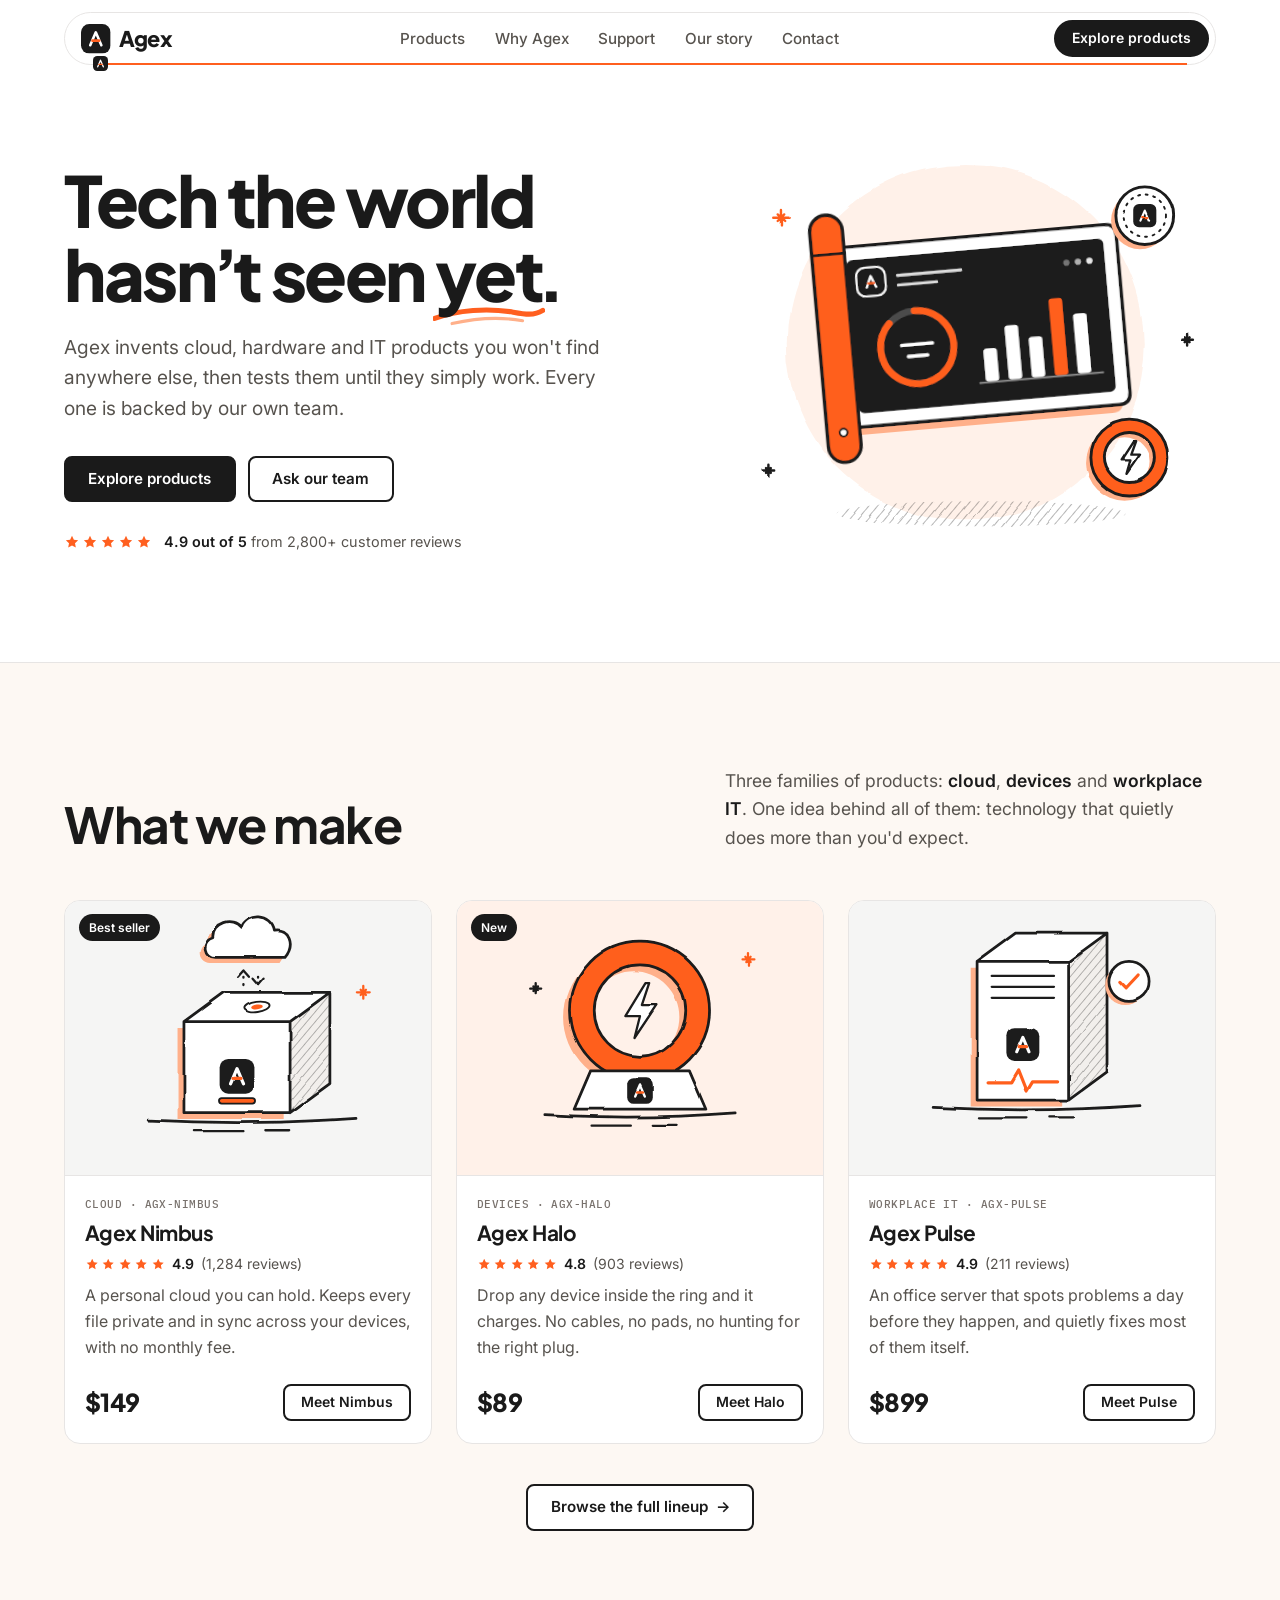
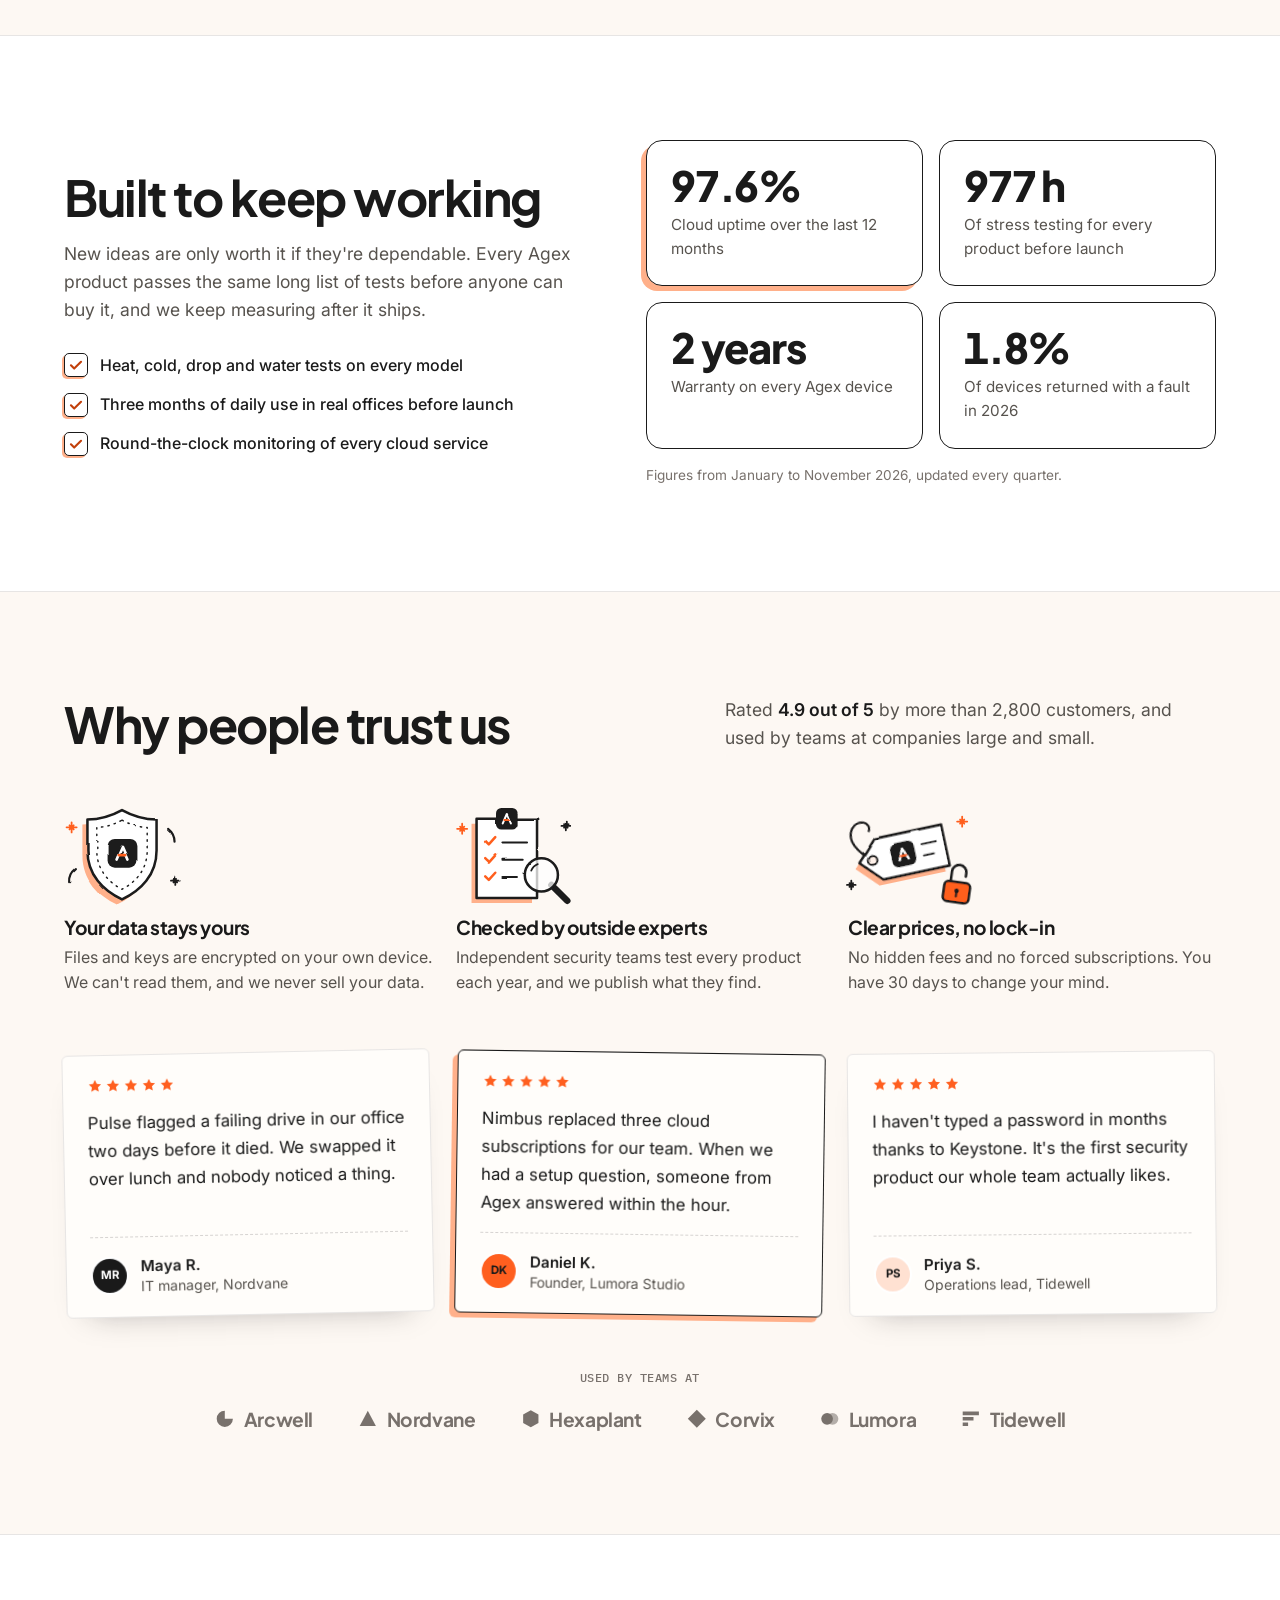
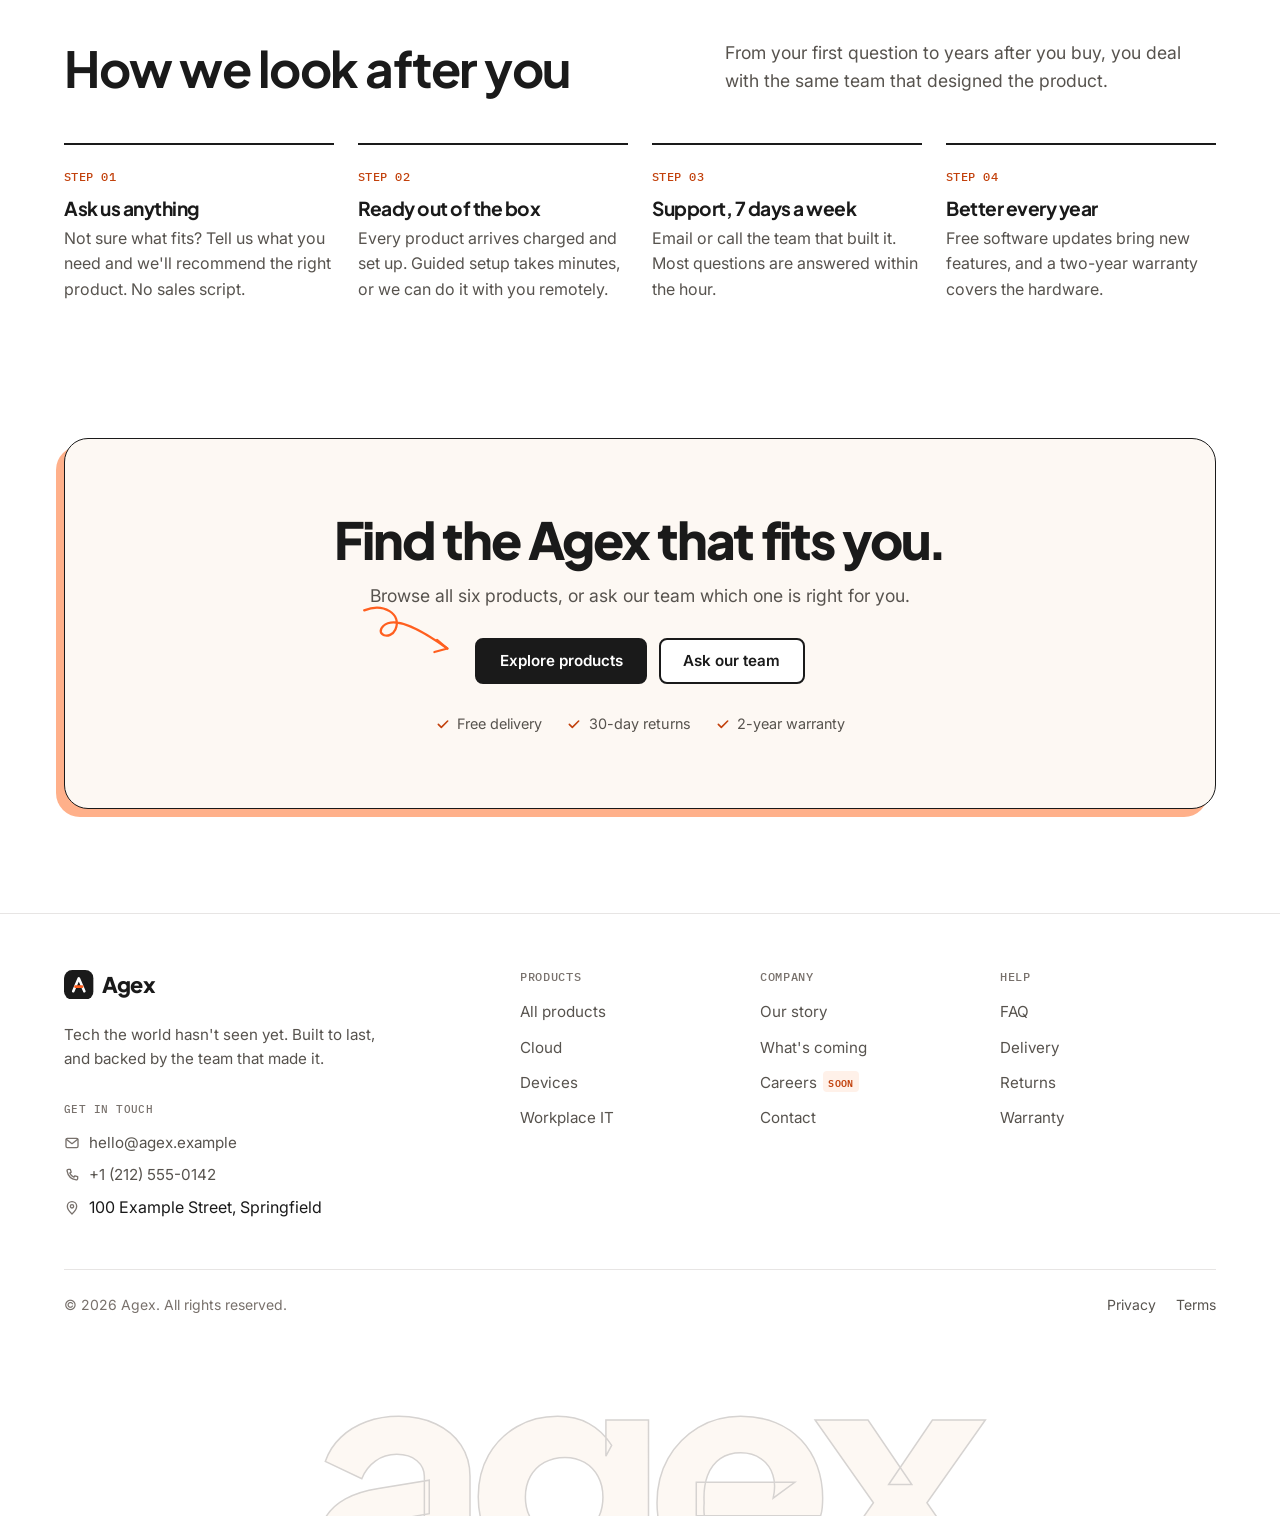
<file: application/website/index.html>
<!doctype html>
<html lang="en">
<head>
<meta charset="utf-8">
<meta name="viewport" content="width=device-width, initial-scale=1">
<meta name="color-scheme" content="light">
<!-- PLACEHOLDER: Agex, its products, reviews, figures, team and contact details are made up. Replace them before launch. -->
<meta name="description" content="Agex invents cloud, hardware and IT products you won't find anywhere else, tested to be reliable and backed by our own team.">
<title>Agex | Tech the world hasn't seen yet</title>
<link rel="icon" href="data:image/svg+xml,%3Csvg xmlns='http://www.w3.org/2000/svg' viewBox='0 0 32 32'%3E%3Crect width='32' height='32' rx='9' fill='%231a1a1a'/%3E%3Cpath d='M10 23 16 9l6 14' fill='none' stroke='%23fff' stroke-width='2.8' stroke-linecap='round' stroke-linejoin='round'/%3E%3Cpath d='M12.4 18h7.2' stroke='%23ff5f1f' stroke-width='2.8' stroke-linecap='round'/%3E%3C/svg%3E">
<link rel="preconnect" href="https://fonts.googleapis.com">
<link rel="preconnect" href="https://fonts.gstatic.com" crossorigin>
<link rel="stylesheet" href="https://fonts.googleapis.com/css2?family=IBM+Plex+Mono:wght@500;600&family=Inter:wght@400..600&family=Plus+Jakarta+Sans:wght@600..800&display=swap">
<link rel="stylesheet" href="css/style.css">
<script src="js/main.js" defer></script>
</head>
<body>
<a class="skip-link" href="#main">Skip to content</a>

<svg width="0" height="0" style="position:absolute" aria-hidden="true" focusable="false">
  <symbol id="i-logo" viewBox="0 0 32 32"><rect width="32" height="32" rx="9" fill="#1a1a1a"/><path d="M10 23 16 9l6 14" fill="none" stroke="#fff" stroke-width="2.8" stroke-linecap="round" stroke-linejoin="round"/><path d="M12.4 18h7.2" stroke="#ff5f1f" stroke-width="2.8" stroke-linecap="round"/></symbol>
  <symbol id="i-menu" viewBox="0 0 24 24"><path d="M4 7h16M4 12h16M4 17h16" fill="none" stroke="currentColor" stroke-width="2" stroke-linecap="round"/></symbol>
  <symbol id="i-check" viewBox="0 0 24 24"><path d="m5 12.5 4.5 4.5L19 7.5" fill="none" stroke="currentColor" stroke-width="2.4" stroke-linecap="round" stroke-linejoin="round"/></symbol>
  <symbol id="i-star" viewBox="0 0 24 24"><path d="m12 2.8 2.8 5.9 6.4.8-4.7 4.4 1.2 6.4L12 17.2l-5.7 3.1 1.2-6.4-4.7-4.4 6.4-.8z" fill="currentColor"/></symbol>
  <symbol id="i-mail" viewBox="0 0 24 24"><g fill="none" stroke="currentColor" stroke-width="2" stroke-linecap="round" stroke-linejoin="round"><rect x="3" y="5" width="18" height="14" rx="2"/><path d="m3.5 6.5 8.5 6.5 8.5-6.5"/></g></symbol>
  <symbol id="i-phone" viewBox="0 0 24 24"><path d="M6.6 3.5h2.8l1.4 4.2-2.1 1.4a11 11 0 0 0 6.2 6.2l1.4-2.1 4.2 1.4v2.8a2 2 0 0 1-2.2 2A16.8 16.8 0 0 1 4.6 5.7a2 2 0 0 1 2-2.2z" fill="none" stroke="currentColor" stroke-width="2" stroke-linejoin="round"/></symbol>
  <symbol id="i-pin" viewBox="0 0 24 24"><g fill="none" stroke="currentColor" stroke-width="2" stroke-linecap="round" stroke-linejoin="round"><path d="M12 21s-7-6.2-7-11.5a7 7 0 0 1 14 0C19 14.8 12 21 12 21z"/><circle cx="12" cy="9.5" r="2.5"/></g></symbol>
  <symbol id="i-clock" viewBox="0 0 24 24"><g fill="none" stroke="currentColor" stroke-width="2" stroke-linecap="round" stroke-linejoin="round"><circle cx="12" cy="12" r="9"/><path d="M12 7v5l3 2"/></g></symbol>
  <symbol id="i-info" viewBox="0 0 24 24"><g fill="none" stroke="currentColor" stroke-width="2" stroke-linecap="round"><circle cx="12" cy="12" r="9"/><path d="M12 11v5.5M12 7.5v.01"/></g></symbol>
</svg>

<header class="site-header">
  <div class="container">
    <div class="header-inner">
      <a class="logo" href="index.html" aria-label="Agex home">
        <svg aria-hidden="true"><use href="#i-logo"/></svg>
        Agex
      </a>

      <nav class="site-nav" aria-label="Primary">
        <button class="menu-button" type="button" popovertarget="site-menu" popovertargetaction="toggle" aria-controls="site-menu">
          <svg aria-hidden="true"><use href="#i-menu"/></svg>
          <span>Menu</span>
        </button>

        <ul id="site-menu" class="site-menu" popover="auto">
        <li><a href="products.html">Products</a></li>
        <li><a href="#why">Why Agex</a></li>
        <li><a href="#support">Support</a></li>
        <li><a href="about.html">Our story</a></li>
        <li><a href="contact.html">Contact</a></li>
          <li class="menu-actions">
            <a class="btn btn-primary btn-sm" href="products.html">Explore products</a>
          </li>
        </ul>
      </nav>

      <span class="route" aria-hidden="true"><span class="route-fill"></span><svg class="route-mark"><use href="#i-logo"/></svg></span>
    </div>
  </div>
</header>

<main id="main">
  <section class="hero" aria-labelledby="hero-title">
    <div class="container hero-grid">
      <div class="hero-copy">
        <h1 id="hero-title">Tech the world hasn<span class="apos">&rsquo;</span>t seen <span class="scribble">yet</span><span class="punct">.</span></h1>
        <p class="lead">Agex invents cloud, hardware and IT products you won't find anywhere else, then tests them until they simply work. Every one is backed by our own team.</p>
        <div class="hero-actions">
          <a class="btn btn-primary" href="products.html">Explore products</a>
          <a class="btn btn-outline" href="contact.html">Ask our team</a>
        </div>
        <div class="proof">
          <span class="stars" aria-hidden="true"><svg><use href="#i-star"/></svg><svg><use href="#i-star"/></svg><svg><use href="#i-star"/></svg><svg><use href="#i-star"/></svg><svg><use href="#i-star"/></svg></span>
          <p><strong>4.9 out of 5</strong> from 2,800+ customer reviews</p>
        </div>
      </div>
      <div class="hero-art">
        <img src="assets/hero.svg" width="560" height="460" alt="Hand-drawn doodle of the Agex Fold, a screen rolled out of a pen, showing a dashboard with the Agex logo. The Keystone coin and Halo charging ring float beside it." fetchpriority="high">
      </div>
    </div>
  </section>

  <section class="section section-alt" id="products" aria-labelledby="products-title">
    <div class="container">
      <div class="section-head" data-reveal>
        <h2 class="section-title" id="products-title">What we make</h2>
        <p>Three families of products: <strong>cloud</strong>, <strong>devices</strong> and <strong>workplace IT</strong>. One idea behind all of them: technology that quietly does more than you'd expect.</p>
      </div>
      <ul class="product-grid">
        <li class="product" data-reveal>
          <div class="product-media">
            <span class="product-tag">Best seller</span>
            <img src="assets/product-nimbus.svg" width="400" height="300" alt="Doodle of the Agex Nimbus cube, with the Agex logo, syncing with a cloud" loading="lazy">
          </div>
          <div class="product-body">
            <span class="sku mono">Cloud &middot; AGX-NIMBUS</span>
            <h3>Agex Nimbus</h3>
            <p class="rating"><span class="stars" aria-hidden="true"><svg><use href="#i-star"/></svg><svg><use href="#i-star"/></svg><svg><use href="#i-star"/></svg><svg><use href="#i-star"/></svg><svg><use href="#i-star"/></svg></span><strong>4.9</strong> (1,284 reviews)</p>
            <p>A personal cloud you can hold. Keeps every file private and in sync across your devices, with no monthly fee.</p>
            <div class="product-foot">
              <span class="price">$149</span>
              <a class="btn btn-outline btn-sm" href="products.html#nimbus">Meet Nimbus</a>
            </div>
          </div>
        </li>
        <li class="product" data-reveal>
          <div class="product-media is-warm">
            <span class="product-tag">New</span>
            <img src="assets/product-halo.svg" width="400" height="300" alt="Doodle of the Agex Halo charging ring with the Agex logo on its stand" loading="lazy">
          </div>
          <div class="product-body">
            <span class="sku mono">Devices &middot; AGX-HALO</span>
            <h3>Agex Halo</h3>
            <p class="rating"><span class="stars" aria-hidden="true"><svg><use href="#i-star"/></svg><svg><use href="#i-star"/></svg><svg><use href="#i-star"/></svg><svg><use href="#i-star"/></svg><svg><use href="#i-star"/></svg></span><strong>4.8</strong> (903 reviews)</p>
            <p>Drop any device inside the ring and it charges. No cables, no pads, no hunting for the right plug.</p>
            <div class="product-foot">
              <span class="price">$89</span>
              <a class="btn btn-outline btn-sm" href="products.html#halo">Meet Halo</a>
            </div>
          </div>
        </li>
        <li class="product" data-reveal>
          <div class="product-media">
            <img src="assets/product-pulse.svg" width="400" height="300" alt="Doodle of the Agex Pulse server with the Agex logo and a heartbeat line" loading="lazy">
          </div>
          <div class="product-body">
            <span class="sku mono">Workplace IT &middot; AGX-PULSE</span>
            <h3>Agex Pulse</h3>
            <p class="rating"><span class="stars" aria-hidden="true"><svg><use href="#i-star"/></svg><svg><use href="#i-star"/></svg><svg><use href="#i-star"/></svg><svg><use href="#i-star"/></svg><svg><use href="#i-star"/></svg></span><strong>4.9</strong> (211 reviews)</p>
            <p>An office server that spots problems a day before they happen, and quietly fixes most of them itself.</p>
            <div class="product-foot">
              <span class="price">$899</span>
              <a class="btn btn-outline btn-sm" href="products.html#pulse">Meet Pulse</a>
            </div>
          </div>
        </li>
      </ul>
      <div class="section-foot"><a class="btn btn-outline" href="products.html">Browse the full lineup <span aria-hidden="true">&rarr;</span></a></div>
    </div>
  </section>

  <section class="section" id="why" aria-labelledby="why-title">
    <div class="container why-grid">
      <div class="why-copy" data-reveal>
        <h2 class="section-title" id="why-title">Built to keep working</h2>
        <p>New ideas are only worth it if they're dependable. Every Agex product passes the same long list of tests before anyone can buy it, and we keep measuring after it ships.</p>
        <ul class="checklist">
          <li><svg class="tick" viewBox="0 0 24 24" aria-hidden="true"><path pathLength="1" d="m5 12.5 4.5 4.5L19 7.5"/></svg>Heat, cold, drop and water tests on every model</li>
          <li><svg class="tick" viewBox="0 0 24 24" aria-hidden="true"><path pathLength="1" d="m5 12.5 4.5 4.5L19 7.5"/></svg>Three months of daily use in real offices before launch</li>
          <li><svg class="tick" viewBox="0 0 24 24" aria-hidden="true"><path pathLength="1" d="m5 12.5 4.5 4.5L19 7.5"/></svg>Round-the-clock monitoring of every cloud service</li>
        </ul>
      </div>
      <div class="stats-wrap">
        <dl class="stats">
          <div class="stat" data-reveal><dt>Cloud uptime over the last 12 months</dt><dd data-count-up>99.9%</dd></div>
          <div class="stat" data-reveal><dt>Of stress testing for every product before launch</dt><dd data-count-up>1,000 h</dd></div>
          <div class="stat" data-reveal><dt>Warranty on every Agex device</dt><dd data-count-up>2 years</dd></div>
          <div class="stat" data-reveal><dt>Of devices returned with a fault in 2026</dt><dd data-count-up>1.8%</dd></div>
        </dl>
        <p class="stats-note">Figures from January to November 2026, updated every quarter.</p>
      </div>
    </div>
  </section>

  <section class="section section-alt" id="trust" aria-labelledby="trust-title">
    <div class="container">
      <div class="section-head" data-reveal>
        <h2 class="section-title" id="trust-title">Why people trust us</h2>
        <p>Rated <strong>4.9 out of 5</strong> by more than 2,800 customers, and used by teams at companies large and small.</p>
      </div>
      <ul class="trust-points">
        <li class="trust-point" data-reveal><img src="assets/trust-shield.svg" width="200" height="150" alt="" loading="lazy"><h3>Your data stays yours</h3><p>Files and keys are encrypted on your own device. We can't read them, and we never sell your data.</p></li>
        <li class="trust-point" data-reveal><img src="assets/trust-audit.svg" width="200" height="150" alt="" loading="lazy"><h3>Checked by outside experts</h3><p>Independent security teams test every product each year, and we publish what they find.</p></li>
        <li class="trust-point" data-reveal><img src="assets/trust-tag.svg" width="200" height="150" alt="" loading="lazy"><h3>Clear prices, no lock-in</h3><p>No hidden fees and no forced subscriptions. You have 30 days to change your mind.</p></li>
      </ul>
      <ul class="postcards">
        <li class="postcard" data-reveal>
          <figure>
            <span class="stars" aria-hidden="true"><svg><use href="#i-star"/></svg><svg><use href="#i-star"/></svg><svg><use href="#i-star"/></svg><svg><use href="#i-star"/></svg><svg><use href="#i-star"/></svg></span>
            <span class="sr-only">Rated 5 out of 5.</span>
            <blockquote><p>Pulse flagged a failing drive in our office two days before it died. We swapped it over lunch and nobody noticed a thing.</p></blockquote>
            <figcaption><span class="avatar av-1" aria-hidden="true">MR</span><span><strong>Maya R.</strong>IT manager, Nordvane</span></figcaption>
          </figure>
        </li>
        <li class="postcard is-featured" data-reveal>
          <figure>
            <span class="stars" aria-hidden="true"><svg><use href="#i-star"/></svg><svg><use href="#i-star"/></svg><svg><use href="#i-star"/></svg><svg><use href="#i-star"/></svg><svg><use href="#i-star"/></svg></span>
            <span class="sr-only">Rated 5 out of 5.</span>
            <blockquote><p>Nimbus replaced three cloud subscriptions for our team. When we had a setup question, someone from Agex answered within the hour.</p></blockquote>
            <figcaption><span class="avatar av-2" aria-hidden="true">DK</span><span><strong>Daniel K.</strong>Founder, Lumora Studio</span></figcaption>
          </figure>
        </li>
        <li class="postcard" data-reveal>
          <figure>
            <span class="stars" aria-hidden="true"><svg><use href="#i-star"/></svg><svg><use href="#i-star"/></svg><svg><use href="#i-star"/></svg><svg><use href="#i-star"/></svg><svg><use href="#i-star"/></svg></span>
            <span class="sr-only">Rated 5 out of 5.</span>
            <blockquote><p>I haven't typed a password in months thanks to Keystone. It's the first security product our whole team actually likes.</p></blockquote>
            <figcaption><span class="avatar av-3" aria-hidden="true">PS</span><span><strong>Priya S.</strong>Operations lead, Tidewell</span></figcaption>
          </figure>
        </li>
      </ul>
      <div class="logos">
        <h3 class="mono">Used by teams at</h3>
        <ul class="logo-row">
          <li><svg viewBox="0 0 24 24" aria-hidden="true"><path fill="currentColor" d="M12 3a9 9 0 1 0 9 9h-9z"/></svg>Arcwell</li>
          <li><svg viewBox="0 0 24 24" aria-hidden="true"><path fill="currentColor" d="M12 3 21 20H3z"/></svg>Nordvane</li>
          <li><svg viewBox="0 0 24 24" aria-hidden="true"><path fill="currentColor" d="M12 2.5 20.5 7.25v9.5L12 21.5 3.5 16.75v-9.5z"/></svg>Hexaplant</li>
          <li><svg viewBox="0 0 24 24" aria-hidden="true"><path fill="currentColor" d="M12 2 22 12 12 22 2 12z"/></svg>Corvix</li>
          <li><svg viewBox="0 0 24 24" aria-hidden="true"><circle cx="9" cy="12" r="6.5" fill="currentColor"/><circle cx="15" cy="12" r="6.5" fill="currentColor" opacity=".55"/></svg>Lumora</li>
          <li><svg viewBox="0 0 24 24" aria-hidden="true"><path fill="currentColor" d="M3 4h18v4H3zM3 10h12v4H3zM3 16h6v4H3z"/></svg>Tidewell</li>
        </ul>
      </div>
    </div>
  </section>

  <section class="section" id="support" aria-labelledby="support-title">
    <div class="container">
      <div class="section-head" data-reveal>
        <h2 class="section-title" id="support-title">How we look after you</h2>
        <p>From your first question to years after you buy, you deal with the same team that designed the product.</p>
      </div>
      <ol class="steps">
        <li class="step" data-reveal><span class="mono">Step 01</span><h3>Ask us anything</h3><p>Not sure what fits? Tell us what you need and we'll recommend the right product. No sales script.</p></li>
        <li class="step" data-reveal><span class="mono">Step 02</span><h3>Ready out of the box</h3><p>Every product arrives charged and set up. Guided setup takes minutes, or we can do it with you remotely.</p></li>
        <li class="step" data-reveal><span class="mono">Step 03</span><h3>Support, 7 days a week</h3><p>Email or call the team that built it. Most questions are answered within the hour.</p></li>
        <li class="step" data-reveal><span class="mono">Step 04</span><h3>Better every year</h3><p>Free software updates bring new features, and a two-year warranty covers the hardware.</p></li>
      </ol>
    </div>
  </section>

  <section class="cta" aria-labelledby="cta-title">
    <div class="container">
      <div class="cta-box" data-reveal>
        <h2 id="cta-title">Find the Agex that fits you<span class="punct">.</span></h2>
        <p>Browse all six products, or ask our team which one is right for you.</p>
        <div class="cta-actions">
          <svg class="cta-doodle" viewBox="0 0 120 80" aria-hidden="true">
            <path d="M6 12c22-9 44 4 36 22-6 13-24 6-14-4 14-13 46 6 74 26" fill="none" stroke="currentColor" stroke-width="2.6" stroke-linecap="round" stroke-linejoin="round"/>
            <path d="m90 46 12 10-15 4" fill="none" stroke="currentColor" stroke-width="2.6" stroke-linecap="round" stroke-linejoin="round"/>
          </svg>
          <a class="btn btn-primary" href="products.html">Explore products</a>
          <a class="btn btn-outline" href="contact.html">Ask our team</a>
        </div>
        <ul class="guarantees">
          <li><svg aria-hidden="true"><use href="#i-check"/></svg>Free delivery</li>
          <li><svg aria-hidden="true"><use href="#i-check"/></svg>30-day returns</li>
          <li><svg aria-hidden="true"><use href="#i-check"/></svg>2-year warranty</li>
        </ul>
      </div>
    </div>
  </section>

</main>

<footer class="site-footer">
  <div class="container">
    <div class="footer-grid">
      <div class="footer-brand">
        <a class="logo" href="index.html" aria-label="Agex home">
          <svg aria-hidden="true"><use href="#i-logo"/></svg>
          Agex
        </a>
        <p>Tech the world hasn't seen yet. Built to last, and backed by the team that made it.</p>
        <address class="footer-contact">
          <span class="mono">Get in touch</span>
          <ul class="contact-list">
            <li><svg aria-hidden="true"><use href="#i-mail"/></svg><a href="mailto:hello@agex.example">hello@agex.example</a></li>
            <li><svg aria-hidden="true"><use href="#i-phone"/></svg><a href="tel:+12125550142">+1 (212) 555-0142</a></li>
            <li><svg aria-hidden="true"><use href="#i-pin"/></svg><span>100 Example Street, Springfield</span></li>
          </ul>
        </address>
      </div>
      <div class="footer-col">
        <h2 class="footer-title">Products</h2>
        <ul>
          <li><a href="products.html">All products</a></li>
          <li><a href="products.html?c=cloud">Cloud</a></li>
          <li><a href="products.html?c=devices">Devices</a></li>
          <li><a href="products.html?c=workplace">Workplace IT</a></li>
        </ul>
      </div>
      <div class="footer-col">
        <h2 class="footer-title">Company</h2>
        <ul>
          <li><a href="about.html">Our story</a></li>
          <li><a href="on-the-way.html">What's coming</a></li>
          <li><a href="on-the-way.html">Careers</a><span class="soon">Soon</span></li>
          <li><a href="contact.html">Contact</a></li>
        </ul>
      </div>
      <div class="footer-col">
        <h2 class="footer-title">Help</h2>
        <ul>
          <li><a href="contact.html#faq">FAQ</a></li>
          <li><a href="terms.html#delivery">Delivery</a></li>
          <li><a href="terms.html#returns">Returns</a></li>
          <li><a href="terms.html#warranty">Warranty</a></li>
        </ul>
      </div>
    </div>

    <div class="footer-bottom">
      <p>&copy; 2026 Agex. All rights reserved.</p>
      <ul class="footer-legal">
        <li><a href="privacy.html">Privacy</a></li>
        <li><a href="terms.html">Terms</a></li>
      </ul>
    </div>
  </div>
  <div class="wordmark" aria-hidden="true">agex</div>
</footer>
</body>
</html>
</file>
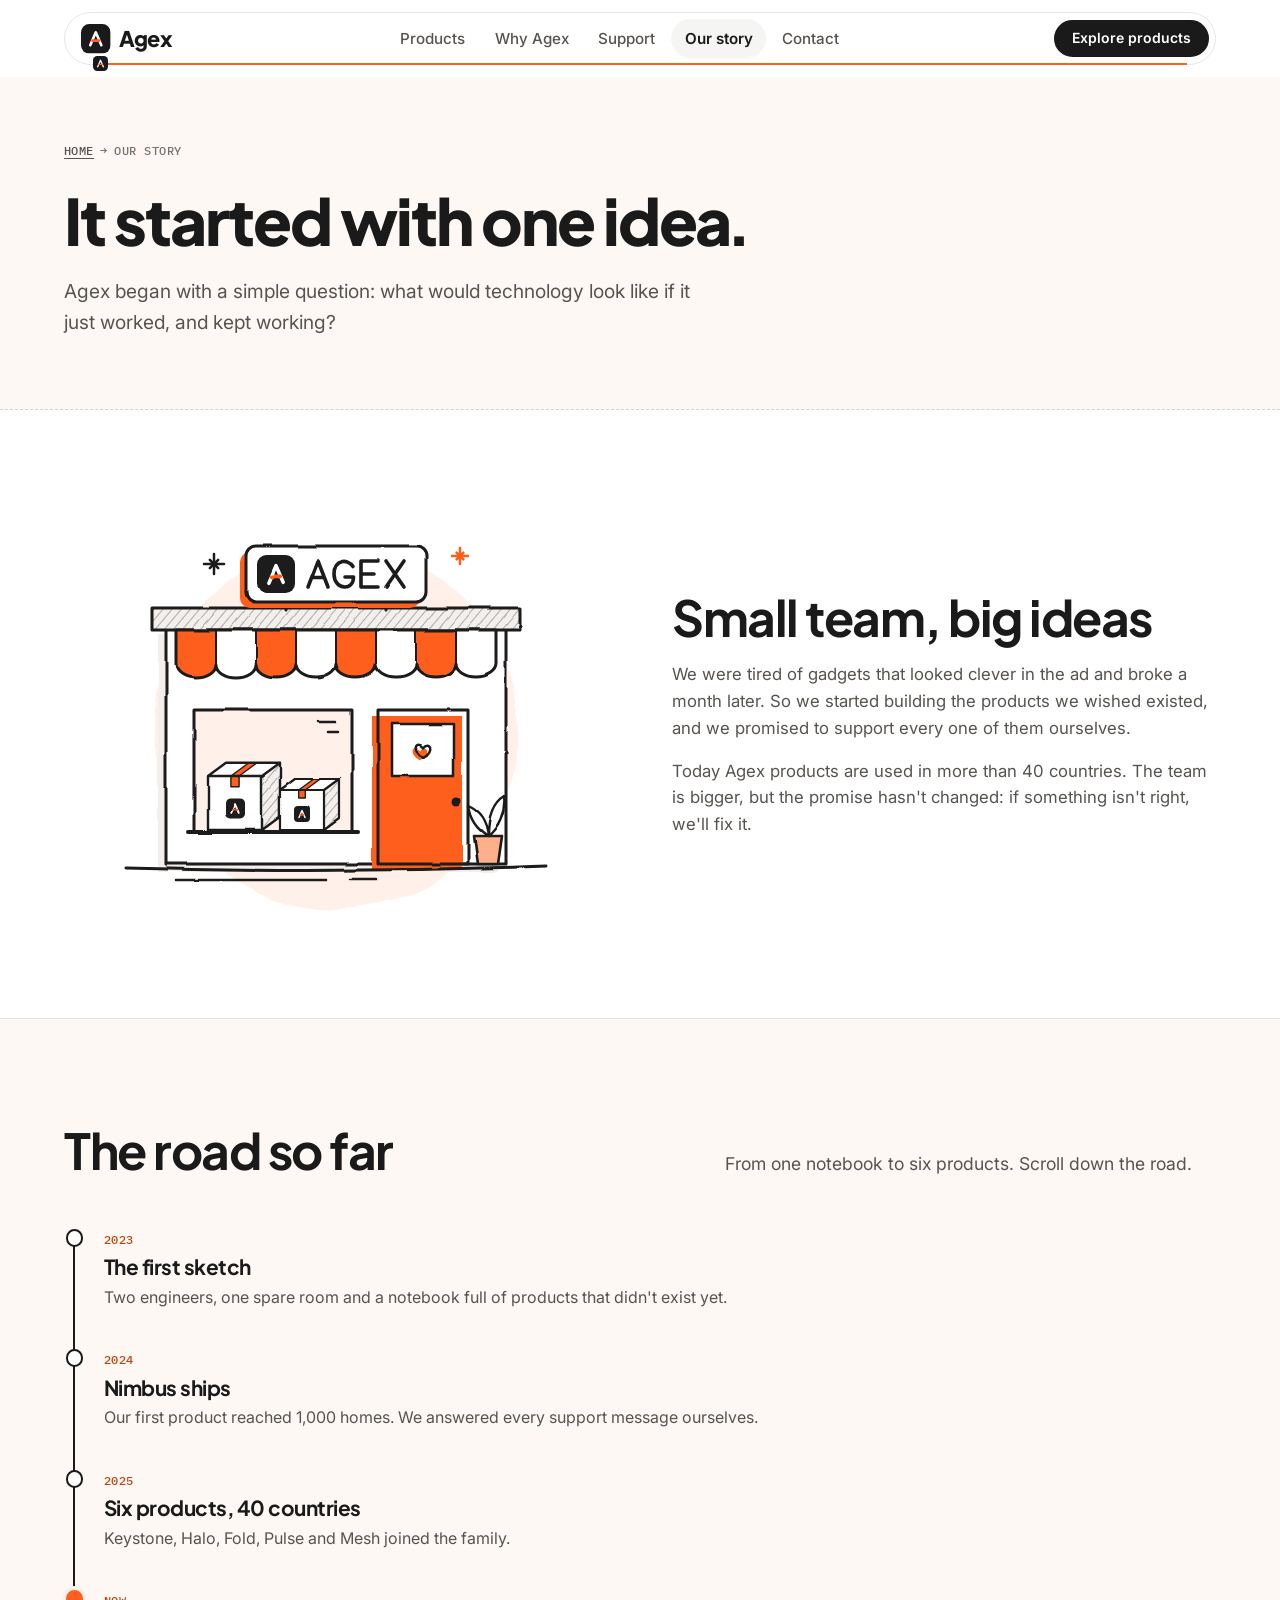
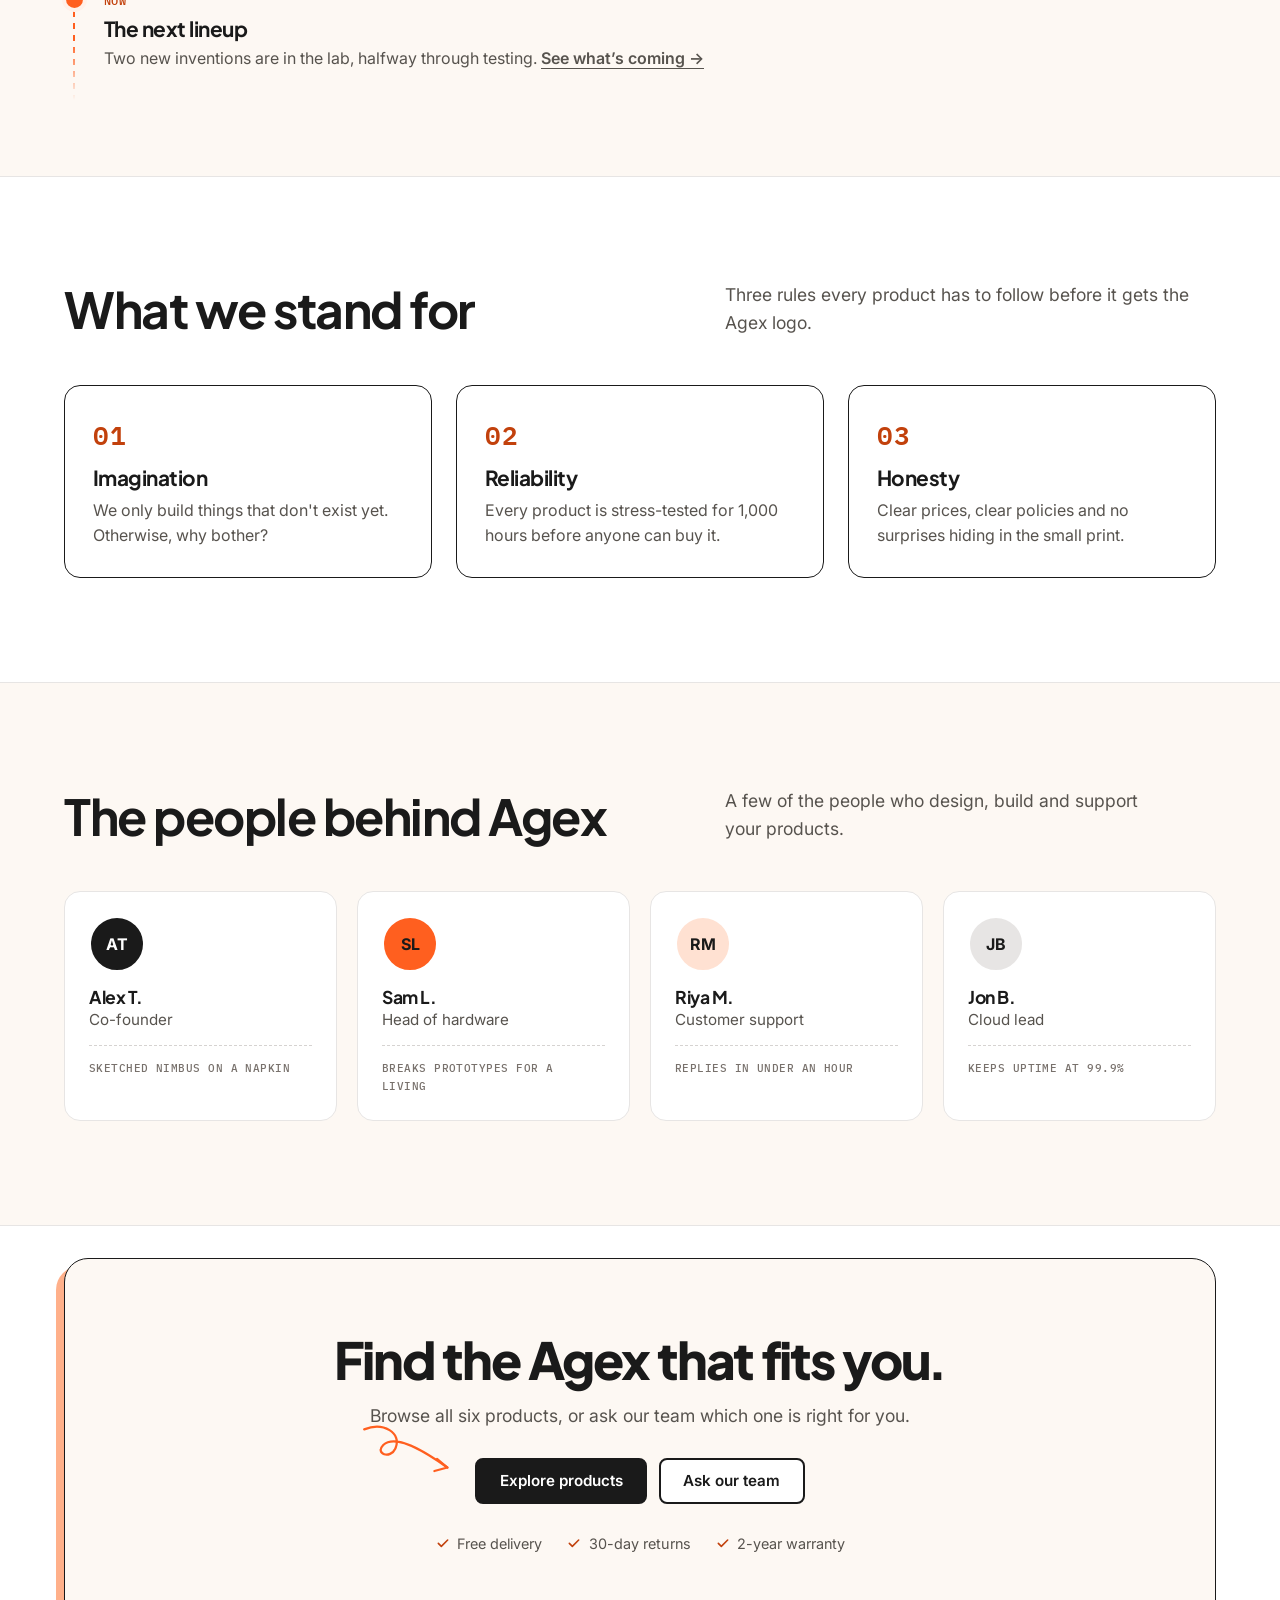
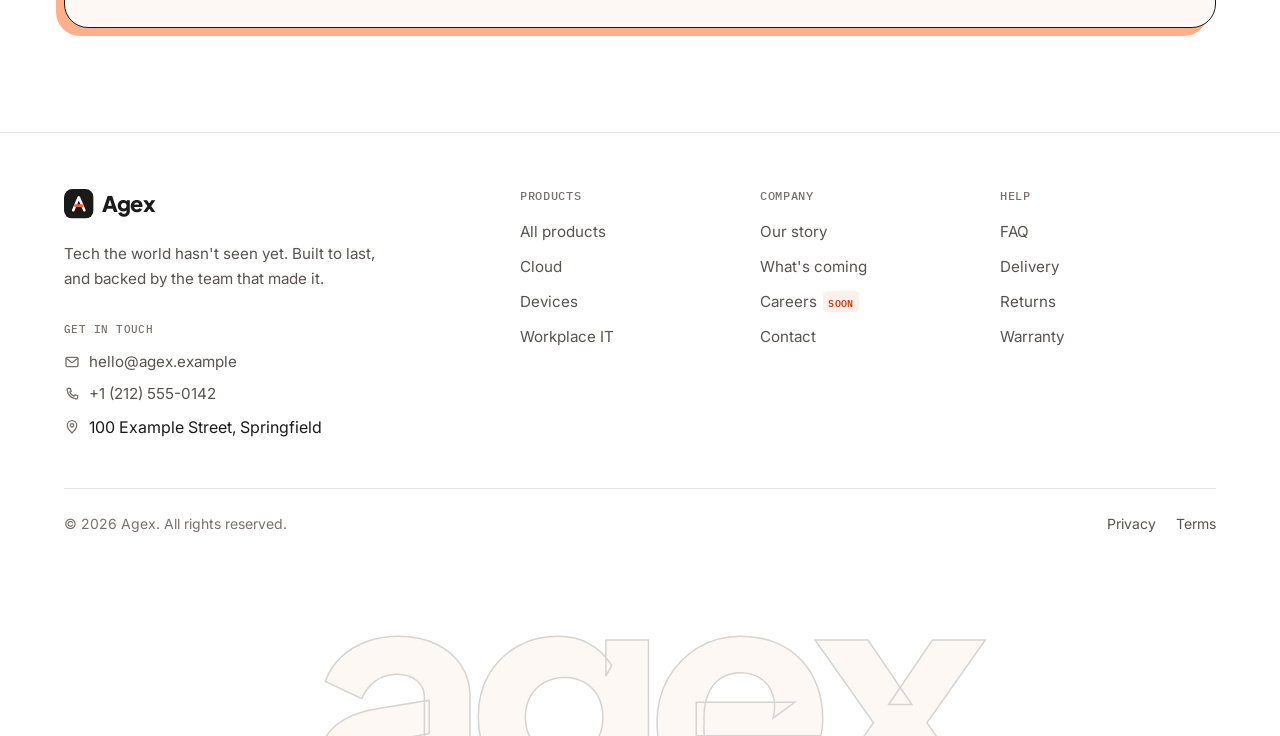
<file: application/website/about.html>
<!doctype html>
<html lang="en">
<head>
<meta charset="utf-8">
<meta name="viewport" content="width=device-width, initial-scale=1">
<meta name="color-scheme" content="light">
<!-- PLACEHOLDER: Agex, its products, reviews, figures, team and contact details are made up. Replace them before launch. -->
<meta name="description" content="How Agex started with one idea, and the people who build and support your products today.">
<title>Our story | Agex</title>
<link rel="icon" href="data:image/svg+xml,%3Csvg xmlns='http://www.w3.org/2000/svg' viewBox='0 0 32 32'%3E%3Crect width='32' height='32' rx='9' fill='%231a1a1a'/%3E%3Cpath d='M10 23 16 9l6 14' fill='none' stroke='%23fff' stroke-width='2.8' stroke-linecap='round' stroke-linejoin='round'/%3E%3Cpath d='M12.4 18h7.2' stroke='%23ff5f1f' stroke-width='2.8' stroke-linecap='round'/%3E%3C/svg%3E">
<link rel="preconnect" href="https://fonts.googleapis.com">
<link rel="preconnect" href="https://fonts.gstatic.com" crossorigin>
<link rel="stylesheet" href="https://fonts.googleapis.com/css2?family=IBM+Plex+Mono:wght@500;600&family=Inter:wght@400..600&family=Plus+Jakarta+Sans:wght@600..800&display=swap">
<link rel="stylesheet" href="css/style.css">
<script src="js/main.js" defer></script>
</head>
<body>
<a class="skip-link" href="#main">Skip to content</a>

<svg width="0" height="0" style="position:absolute" aria-hidden="true" focusable="false">
  <symbol id="i-logo" viewBox="0 0 32 32"><rect width="32" height="32" rx="9" fill="#1a1a1a"/><path d="M10 23 16 9l6 14" fill="none" stroke="#fff" stroke-width="2.8" stroke-linecap="round" stroke-linejoin="round"/><path d="M12.4 18h7.2" stroke="#ff5f1f" stroke-width="2.8" stroke-linecap="round"/></symbol>
  <symbol id="i-menu" viewBox="0 0 24 24"><path d="M4 7h16M4 12h16M4 17h16" fill="none" stroke="currentColor" stroke-width="2" stroke-linecap="round"/></symbol>
  <symbol id="i-check" viewBox="0 0 24 24"><path d="m5 12.5 4.5 4.5L19 7.5" fill="none" stroke="currentColor" stroke-width="2.4" stroke-linecap="round" stroke-linejoin="round"/></symbol>
  <symbol id="i-star" viewBox="0 0 24 24"><path d="m12 2.8 2.8 5.9 6.4.8-4.7 4.4 1.2 6.4L12 17.2l-5.7 3.1 1.2-6.4-4.7-4.4 6.4-.8z" fill="currentColor"/></symbol>
  <symbol id="i-mail" viewBox="0 0 24 24"><g fill="none" stroke="currentColor" stroke-width="2" stroke-linecap="round" stroke-linejoin="round"><rect x="3" y="5" width="18" height="14" rx="2"/><path d="m3.5 6.5 8.5 6.5 8.5-6.5"/></g></symbol>
  <symbol id="i-phone" viewBox="0 0 24 24"><path d="M6.6 3.5h2.8l1.4 4.2-2.1 1.4a11 11 0 0 0 6.2 6.2l1.4-2.1 4.2 1.4v2.8a2 2 0 0 1-2.2 2A16.8 16.8 0 0 1 4.6 5.7a2 2 0 0 1 2-2.2z" fill="none" stroke="currentColor" stroke-width="2" stroke-linejoin="round"/></symbol>
  <symbol id="i-pin" viewBox="0 0 24 24"><g fill="none" stroke="currentColor" stroke-width="2" stroke-linecap="round" stroke-linejoin="round"><path d="M12 21s-7-6.2-7-11.5a7 7 0 0 1 14 0C19 14.8 12 21 12 21z"/><circle cx="12" cy="9.5" r="2.5"/></g></symbol>
  <symbol id="i-clock" viewBox="0 0 24 24"><g fill="none" stroke="currentColor" stroke-width="2" stroke-linecap="round" stroke-linejoin="round"><circle cx="12" cy="12" r="9"/><path d="M12 7v5l3 2"/></g></symbol>
  <symbol id="i-info" viewBox="0 0 24 24"><g fill="none" stroke="currentColor" stroke-width="2" stroke-linecap="round"><circle cx="12" cy="12" r="9"/><path d="M12 11v5.5M12 7.5v.01"/></g></symbol>
</svg>

<header class="site-header">
  <div class="container">
    <div class="header-inner">
      <a class="logo" href="index.html" aria-label="Agex home">
        <svg aria-hidden="true"><use href="#i-logo"/></svg>
        Agex
      </a>

      <nav class="site-nav" aria-label="Primary">
        <button class="menu-button" type="button" popovertarget="site-menu" popovertargetaction="toggle" aria-controls="site-menu">
          <svg aria-hidden="true"><use href="#i-menu"/></svg>
          <span>Menu</span>
        </button>

        <ul id="site-menu" class="site-menu" popover="auto">
        <li><a href="products.html">Products</a></li>
        <li><a href="index.html#why">Why Agex</a></li>
        <li><a href="index.html#support">Support</a></li>
        <li><a href="about.html" aria-current="page">Our story</a></li>
        <li><a href="contact.html">Contact</a></li>
          <li class="menu-actions">
            <a class="btn btn-primary btn-sm" href="products.html">Explore products</a>
          </li>
        </ul>
      </nav>

      <span class="route" aria-hidden="true"><span class="route-fill"></span><svg class="route-mark"><use href="#i-logo"/></svg></span>
    </div>
  </div>
</header>

<main id="main">

  <section class="page-head" aria-labelledby="page-title">
    <div class="container">
      <nav class="crumbs mono" aria-label="Breadcrumb"><ol><li><a href="index.html">Home</a></li><li aria-current="page">Our story</li></ol></nav>
      <h1 id="page-title">It started with one idea<span class="punct">.</span></h1>
      <p class="lead">Agex began with a simple question: what would technology look like if it just worked, and kept working?</p>
    </div>
  </section>

  <section class="section" aria-labelledby="start-title">
    <div class="container story-grid">
      <div class="story-copy" data-reveal>
        <h2 class="section-title" id="start-title">Small team, big ideas</h2>
        <p>We were tired of gadgets that looked clever in the ad and broke a month later. So we started building the products we wished existed, and we promised to support every one of them ourselves.</p>
        <p>Today Agex products are used in more than 40 countries. The team is bigger, but the promise hasn't changed: if something isn't right, we'll fix it.</p>
      </div>
      <div class="story-art" data-reveal>
        <img src="assets/about-store.svg" width="480" height="400" alt="Doodle of the Agex shop front with the Agex logo on its sign" loading="lazy">
      </div>
    </div>
  </section>

  <section class="section section-alt" aria-labelledby="route-title">
    <div class="container">
      <div class="section-head" data-reveal>
        <h2 class="section-title" id="route-title">The road so far</h2>
        <p>From one notebook to six products. Scroll down the road.</p>
      </div>
      <ol class="timeline">
        <li data-reveal>
          <span class="mono">2023</span>
          <h3>The first sketch</h3>
          <p>Two engineers, one spare room and a notebook full of products that didn't exist yet.</p>
        </li>
        <li data-reveal>
          <span class="mono">2024</span>
          <h3>Nimbus ships</h3>
          <p>Our first product reached 1,000 homes. We answered every support message ourselves.</p>
        </li>
        <li data-reveal>
          <span class="mono">2025</span>
          <h3>Six products, 40 countries</h3>
          <p>Keystone, Halo, Fold, Pulse and Mesh joined the family.</p>
        </li>
        <li class="is-now" data-reveal>
          <span class="mono">Now</span>
          <h3>The next lineup</h3>
          <p>Two new inventions are in the lab, halfway through testing. <a class="text-link" href="on-the-way.html">See what&rsquo;s coming &rarr;</a></p>
        </li>
      </ol>
    </div>
  </section>

  <section class="section" aria-labelledby="values-title">
    <div class="container">
      <div class="section-head" data-reveal>
        <h2 class="section-title" id="values-title">What we stand for</h2>
        <p>Three rules every product has to follow before it gets the Agex logo.</p>
      </div>
      <ul class="values">
        <li class="value" data-reveal><span class="mono">01</span><h3>Imagination</h3><p>We only build things that don't exist yet. Otherwise, why bother?</p></li>
        <li class="value" data-reveal><span class="mono">02</span><h3>Reliability</h3><p>Every product is stress-tested for 1,000 hours before anyone can buy it.</p></li>
        <li class="value" data-reveal><span class="mono">03</span><h3>Honesty</h3><p>Clear prices, clear policies and no surprises hiding in the small print.</p></li>
      </ul>
    </div>
  </section>

  <section class="section section-alt" aria-labelledby="crew-title">
    <div class="container">
      <div class="section-head" data-reveal>
        <h2 class="section-title" id="crew-title">The people behind Agex</h2>
        <p>A few of the people who design, build and support your products.</p>
      </div>
      <ul class="team">
        <li class="member" data-reveal>
          <span class="avatar av-1" aria-hidden="true">AT</span>
          <h3>Alex T.</h3>
          <p>Co-founder</p>
          <span class="mono">Sketched Nimbus on a napkin</span>
        </li>
        <li class="member" data-reveal>
          <span class="avatar av-2" aria-hidden="true">SL</span>
          <h3>Sam L.</h3>
          <p>Head of hardware</p>
          <span class="mono">Breaks prototypes for a living</span>
        </li>
        <li class="member" data-reveal>
          <span class="avatar av-3" aria-hidden="true">RM</span>
          <h3>Riya M.</h3>
          <p>Customer support</p>
          <span class="mono">Replies in under an hour</span>
        </li>
        <li class="member" data-reveal>
          <span class="avatar av-4" aria-hidden="true">JB</span>
          <h3>Jon B.</h3>
          <p>Cloud lead</p>
          <span class="mono">Keeps uptime at 99.9%</span>
        </li>
      </ul>
    </div>
  </section>

  <section class="cta" aria-labelledby="cta-title">
    <div class="container">
      <div class="cta-box" data-reveal>
        <h2 id="cta-title">Find the Agex that fits you<span class="punct">.</span></h2>
        <p>Browse all six products, or ask our team which one is right for you.</p>
        <div class="cta-actions">
          <svg class="cta-doodle" viewBox="0 0 120 80" aria-hidden="true">
            <path d="M6 12c22-9 44 4 36 22-6 13-24 6-14-4 14-13 46 6 74 26" fill="none" stroke="currentColor" stroke-width="2.6" stroke-linecap="round" stroke-linejoin="round"/>
            <path d="m90 46 12 10-15 4" fill="none" stroke="currentColor" stroke-width="2.6" stroke-linecap="round" stroke-linejoin="round"/>
          </svg>
          <a class="btn btn-primary" href="products.html">Explore products</a>
          <a class="btn btn-outline" href="contact.html">Ask our team</a>
        </div>
        <ul class="guarantees">
          <li><svg aria-hidden="true"><use href="#i-check"/></svg>Free delivery</li>
          <li><svg aria-hidden="true"><use href="#i-check"/></svg>30-day returns</li>
          <li><svg aria-hidden="true"><use href="#i-check"/></svg>2-year warranty</li>
        </ul>
      </div>
    </div>
  </section>

</main>

<footer class="site-footer">
  <div class="container">
    <div class="footer-grid">
      <div class="footer-brand">
        <a class="logo" href="index.html" aria-label="Agex home">
          <svg aria-hidden="true"><use href="#i-logo"/></svg>
          Agex
        </a>
        <p>Tech the world hasn't seen yet. Built to last, and backed by the team that made it.</p>
        <address class="footer-contact">
          <span class="mono">Get in touch</span>
          <ul class="contact-list">
            <li><svg aria-hidden="true"><use href="#i-mail"/></svg><a href="mailto:hello@agex.example">hello@agex.example</a></li>
            <li><svg aria-hidden="true"><use href="#i-phone"/></svg><a href="tel:+12125550142">+1 (212) 555-0142</a></li>
            <li><svg aria-hidden="true"><use href="#i-pin"/></svg><span>100 Example Street, Springfield</span></li>
          </ul>
        </address>
      </div>
      <div class="footer-col">
        <h2 class="footer-title">Products</h2>
        <ul>
          <li><a href="products.html">All products</a></li>
          <li><a href="products.html?c=cloud">Cloud</a></li>
          <li><a href="products.html?c=devices">Devices</a></li>
          <li><a href="products.html?c=workplace">Workplace IT</a></li>
        </ul>
      </div>
      <div class="footer-col">
        <h2 class="footer-title">Company</h2>
        <ul>
          <li><a href="about.html">Our story</a></li>
          <li><a href="on-the-way.html">What's coming</a></li>
          <li><a href="on-the-way.html">Careers</a><span class="soon">Soon</span></li>
          <li><a href="contact.html">Contact</a></li>
        </ul>
      </div>
      <div class="footer-col">
        <h2 class="footer-title">Help</h2>
        <ul>
          <li><a href="contact.html#faq">FAQ</a></li>
          <li><a href="terms.html#delivery">Delivery</a></li>
          <li><a href="terms.html#returns">Returns</a></li>
          <li><a href="terms.html#warranty">Warranty</a></li>
        </ul>
      </div>
    </div>

    <div class="footer-bottom">
      <p>&copy; 2026 Agex. All rights reserved.</p>
      <ul class="footer-legal">
        <li><a href="privacy.html">Privacy</a></li>
        <li><a href="terms.html">Terms</a></li>
      </ul>
    </div>
  </div>
  <div class="wordmark" aria-hidden="true">agex</div>
</footer>
</body>
</html>
</file>
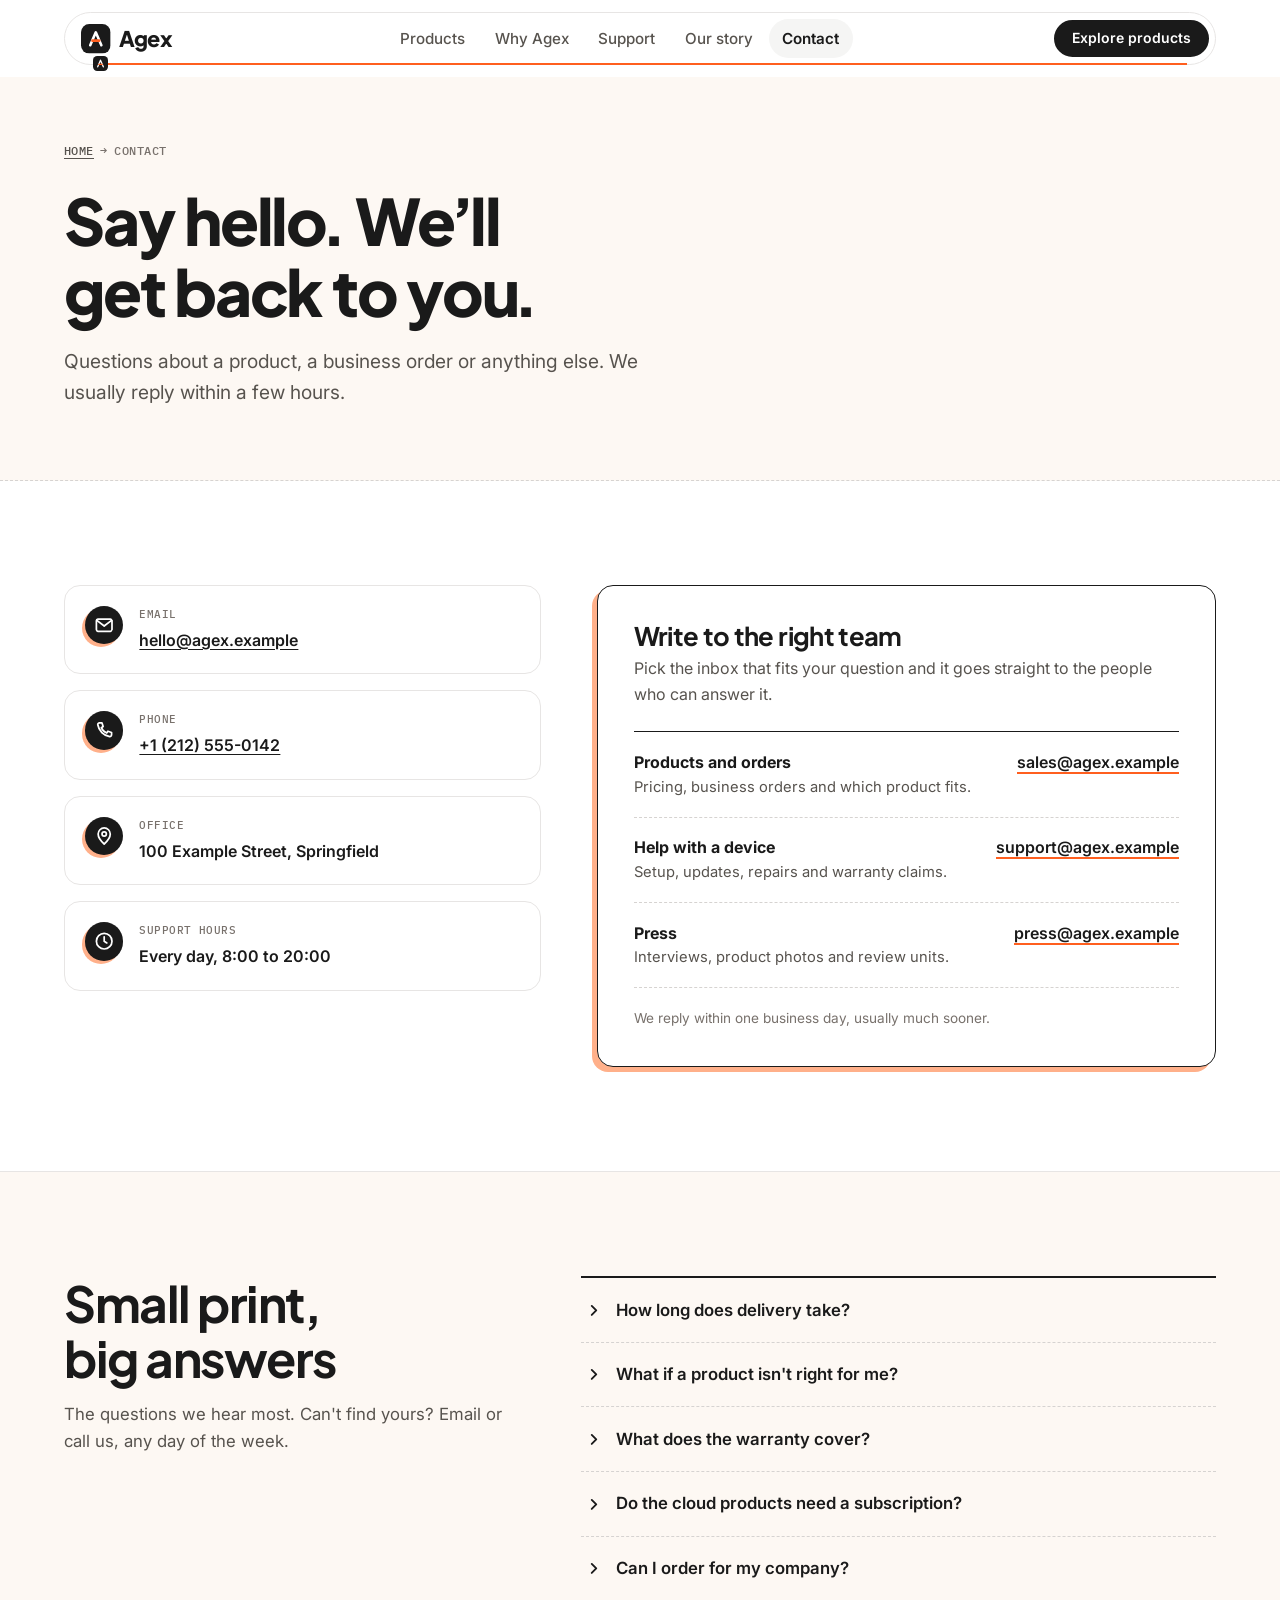
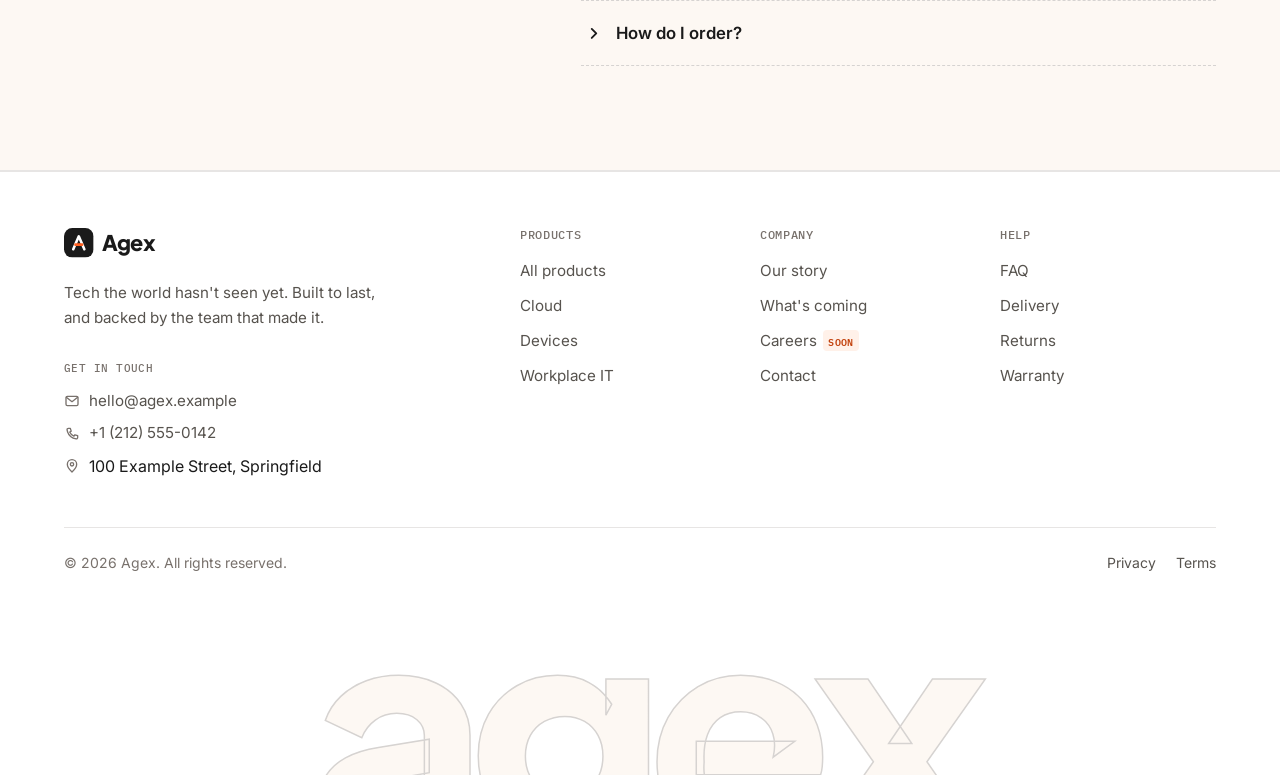
<file: application/website/contact.html>
<!doctype html>
<html lang="en">
<head>
<meta charset="utf-8">
<meta name="viewport" content="width=device-width, initial-scale=1">
<meta name="color-scheme" content="light">
<!-- PLACEHOLDER: Agex, its products, reviews, figures, team and contact details are made up. Replace them before launch. -->
<meta name="description" content="Email or call the Agex team. We'll get back to you.">
<title>Contact | Agex</title>
<link rel="icon" href="data:image/svg+xml,%3Csvg xmlns='http://www.w3.org/2000/svg' viewBox='0 0 32 32'%3E%3Crect width='32' height='32' rx='9' fill='%231a1a1a'/%3E%3Cpath d='M10 23 16 9l6 14' fill='none' stroke='%23fff' stroke-width='2.8' stroke-linecap='round' stroke-linejoin='round'/%3E%3Cpath d='M12.4 18h7.2' stroke='%23ff5f1f' stroke-width='2.8' stroke-linecap='round'/%3E%3C/svg%3E">
<link rel="preconnect" href="https://fonts.googleapis.com">
<link rel="preconnect" href="https://fonts.gstatic.com" crossorigin>
<link rel="stylesheet" href="https://fonts.googleapis.com/css2?family=IBM+Plex+Mono:wght@500;600&family=Inter:wght@400..600&family=Plus+Jakarta+Sans:wght@600..800&display=swap">
<link rel="stylesheet" href="css/style.css">
<script src="js/main.js" defer></script>
</head>
<body>
<a class="skip-link" href="#main">Skip to content</a>

<svg width="0" height="0" style="position:absolute" aria-hidden="true" focusable="false">
  <symbol id="i-logo" viewBox="0 0 32 32"><rect width="32" height="32" rx="9" fill="#1a1a1a"/><path d="M10 23 16 9l6 14" fill="none" stroke="#fff" stroke-width="2.8" stroke-linecap="round" stroke-linejoin="round"/><path d="M12.4 18h7.2" stroke="#ff5f1f" stroke-width="2.8" stroke-linecap="round"/></symbol>
  <symbol id="i-menu" viewBox="0 0 24 24"><path d="M4 7h16M4 12h16M4 17h16" fill="none" stroke="currentColor" stroke-width="2" stroke-linecap="round"/></symbol>
  <symbol id="i-check" viewBox="0 0 24 24"><path d="m5 12.5 4.5 4.5L19 7.5" fill="none" stroke="currentColor" stroke-width="2.4" stroke-linecap="round" stroke-linejoin="round"/></symbol>
  <symbol id="i-star" viewBox="0 0 24 24"><path d="m12 2.8 2.8 5.9 6.4.8-4.7 4.4 1.2 6.4L12 17.2l-5.7 3.1 1.2-6.4-4.7-4.4 6.4-.8z" fill="currentColor"/></symbol>
  <symbol id="i-mail" viewBox="0 0 24 24"><g fill="none" stroke="currentColor" stroke-width="2" stroke-linecap="round" stroke-linejoin="round"><rect x="3" y="5" width="18" height="14" rx="2"/><path d="m3.5 6.5 8.5 6.5 8.5-6.5"/></g></symbol>
  <symbol id="i-phone" viewBox="0 0 24 24"><path d="M6.6 3.5h2.8l1.4 4.2-2.1 1.4a11 11 0 0 0 6.2 6.2l1.4-2.1 4.2 1.4v2.8a2 2 0 0 1-2.2 2A16.8 16.8 0 0 1 4.6 5.7a2 2 0 0 1 2-2.2z" fill="none" stroke="currentColor" stroke-width="2" stroke-linejoin="round"/></symbol>
  <symbol id="i-pin" viewBox="0 0 24 24"><g fill="none" stroke="currentColor" stroke-width="2" stroke-linecap="round" stroke-linejoin="round"><path d="M12 21s-7-6.2-7-11.5a7 7 0 0 1 14 0C19 14.8 12 21 12 21z"/><circle cx="12" cy="9.5" r="2.5"/></g></symbol>
  <symbol id="i-clock" viewBox="0 0 24 24"><g fill="none" stroke="currentColor" stroke-width="2" stroke-linecap="round" stroke-linejoin="round"><circle cx="12" cy="12" r="9"/><path d="M12 7v5l3 2"/></g></symbol>
  <symbol id="i-info" viewBox="0 0 24 24"><g fill="none" stroke="currentColor" stroke-width="2" stroke-linecap="round"><circle cx="12" cy="12" r="9"/><path d="M12 11v5.5M12 7.5v.01"/></g></symbol>
</svg>

<header class="site-header">
  <div class="container">
    <div class="header-inner">
      <a class="logo" href="index.html" aria-label="Agex home">
        <svg aria-hidden="true"><use href="#i-logo"/></svg>
        Agex
      </a>

      <nav class="site-nav" aria-label="Primary">
        <button class="menu-button" type="button" popovertarget="site-menu" popovertargetaction="toggle" aria-controls="site-menu">
          <svg aria-hidden="true"><use href="#i-menu"/></svg>
          <span>Menu</span>
        </button>

        <ul id="site-menu" class="site-menu" popover="auto">
        <li><a href="products.html">Products</a></li>
        <li><a href="index.html#why">Why Agex</a></li>
        <li><a href="index.html#support">Support</a></li>
        <li><a href="about.html">Our story</a></li>
        <li><a href="contact.html" aria-current="page">Contact</a></li>
          <li class="menu-actions">
            <a class="btn btn-primary btn-sm" href="products.html">Explore products</a>
          </li>
        </ul>
      </nav>

      <span class="route" aria-hidden="true"><span class="route-fill"></span><svg class="route-mark"><use href="#i-logo"/></svg></span>
    </div>
  </div>
</header>

<main id="main">

  <section class="page-head" aria-labelledby="page-title">
    <div class="container">
      <nav class="crumbs mono" aria-label="Breadcrumb"><ol><li><a href="index.html">Home</a></li><li aria-current="page">Contact</li></ol></nav>
      <h1 id="page-title">Say hello<span class="punct">.</span> We<span class="apos">&rsquo;</span>ll get back to you<span class="punct">.</span></h1>
      <p class="lead">Questions about a product, a business order or anything else. We usually reply within a few hours.</p>
    </div>
  </section>

  <section class="section" aria-label="Ways to reach us">
    <div class="container contact-grid">
      <ul class="contact-cards">
        <li class="contact-card" data-reveal><svg aria-hidden="true"><use href="#i-mail"/></svg><span class="mono">Email</span><a href="mailto:hello@agex.example">hello@agex.example</a></li>
        <li class="contact-card" data-reveal><svg aria-hidden="true"><use href="#i-phone"/></svg><span class="mono">Phone</span><a href="tel:+12125550142">+1 (212) 555-0142</a></li>
        <li class="contact-card" data-reveal><svg aria-hidden="true"><use href="#i-pin"/></svg><span class="mono">Office</span><address>100 Example Street, Springfield</address></li>
        <li class="contact-card" data-reveal><svg aria-hidden="true"><use href="#i-clock"/></svg><span class="mono">Support hours</span><strong>Every day, 8:00 to 20:00</strong></li>
      </ul>

      <div class="inbox-card" data-reveal>
        <h2 id="inbox-title">Write to the right team</h2>
        <p>Pick the inbox that fits your question and it goes straight to the people who can answer it.</p>
        <ul class="inboxes" aria-labelledby="inbox-title">
          <li><span><strong>Products and orders</strong>Pricing, business orders and which product fits.</span><a href="mailto:sales@agex.example">sales@agex.example</a></li>
          <li><span><strong>Help with a device</strong>Setup, updates, repairs and warranty claims.</span><a href="mailto:support@agex.example">support@agex.example</a></li>
          <li><span><strong>Press</strong>Interviews, product photos and review units.</span><a href="mailto:press@agex.example">press@agex.example</a></li>
        </ul>
        <p class="inbox-note">We reply within one business day, usually much sooner.</p>
      </div>
    </div>
  </section>

  <section class="section section-alt" id="faq" aria-labelledby="faq-title">
    <div class="container faq-grid">
      <div class="faq-intro" data-reveal>
        <h2 class="section-title" id="faq-title">Small print, big answers</h2>
        <p>The questions we hear most. Can't find yours? Email or call us, any day of the week.</p>
      </div>
      <div class="faq-list" data-reveal>
        <details>
          <summary>How long does delivery take?</summary>
          <div class="faq-answer"><p>Most orders arrive in 2 to 4 business days, charged and ready to use. Delivery is free on every order.</p></div>
        </details>
        <details>
          <summary>What if a product isn't right for me?</summary>
          <div class="faq-answer"><p>Send it back within 30 days for a full refund. We'll email you a prepaid return label.</p></div>
        </details>
        <details>
          <summary>What does the warranty cover?</summary>
          <div class="faq-answer"><p>Every Agex device has a two-year warranty against defects in materials and workmanship.</p></div>
        </details>
        <details>
          <summary>Do the cloud products need a subscription?</summary>
          <div class="faq-answer"><p>No. Nimbus and Keystone work without any monthly fee.</p></div>
        </details>
        <details>
          <summary>Can I order for my company?</summary>
          <div class="faq-answer"><p>Yes. Our team can set you up with volume pricing, invoicing and help with installing Pulse and Mesh.</p></div>
        </details>
        <details>
          <summary>How do I order?</summary>
          <div class="faq-answer"><p>Email <a href="mailto:sales@agex.example">sales@agex.example</a> or call us with the product you want. We&rsquo;ll confirm the price, delivery date and payment by email.</p></div>
        </details>
      </div>
    </div>
  </section>
</main>

<footer class="site-footer">
  <div class="container">
    <div class="footer-grid">
      <div class="footer-brand">
        <a class="logo" href="index.html" aria-label="Agex home">
          <svg aria-hidden="true"><use href="#i-logo"/></svg>
          Agex
        </a>
        <p>Tech the world hasn't seen yet. Built to last, and backed by the team that made it.</p>
        <address class="footer-contact">
          <span class="mono">Get in touch</span>
          <ul class="contact-list">
            <li><svg aria-hidden="true"><use href="#i-mail"/></svg><a href="mailto:hello@agex.example">hello@agex.example</a></li>
            <li><svg aria-hidden="true"><use href="#i-phone"/></svg><a href="tel:+12125550142">+1 (212) 555-0142</a></li>
            <li><svg aria-hidden="true"><use href="#i-pin"/></svg><span>100 Example Street, Springfield</span></li>
          </ul>
        </address>
      </div>
      <div class="footer-col">
        <h2 class="footer-title">Products</h2>
        <ul>
          <li><a href="products.html">All products</a></li>
          <li><a href="products.html?c=cloud">Cloud</a></li>
          <li><a href="products.html?c=devices">Devices</a></li>
          <li><a href="products.html?c=workplace">Workplace IT</a></li>
        </ul>
      </div>
      <div class="footer-col">
        <h2 class="footer-title">Company</h2>
        <ul>
          <li><a href="about.html">Our story</a></li>
          <li><a href="on-the-way.html">What's coming</a></li>
          <li><a href="on-the-way.html">Careers</a><span class="soon">Soon</span></li>
          <li><a href="contact.html">Contact</a></li>
        </ul>
      </div>
      <div class="footer-col">
        <h2 class="footer-title">Help</h2>
        <ul>
          <li><a href="contact.html#faq">FAQ</a></li>
          <li><a href="terms.html#delivery">Delivery</a></li>
          <li><a href="terms.html#returns">Returns</a></li>
          <li><a href="terms.html#warranty">Warranty</a></li>
        </ul>
      </div>
    </div>

    <div class="footer-bottom">
      <p>&copy; 2026 Agex. All rights reserved.</p>
      <ul class="footer-legal">
        <li><a href="privacy.html">Privacy</a></li>
        <li><a href="terms.html">Terms</a></li>
      </ul>
    </div>
  </div>
  <div class="wordmark" aria-hidden="true">agex</div>
</footer>
</body>
</html>
</file>
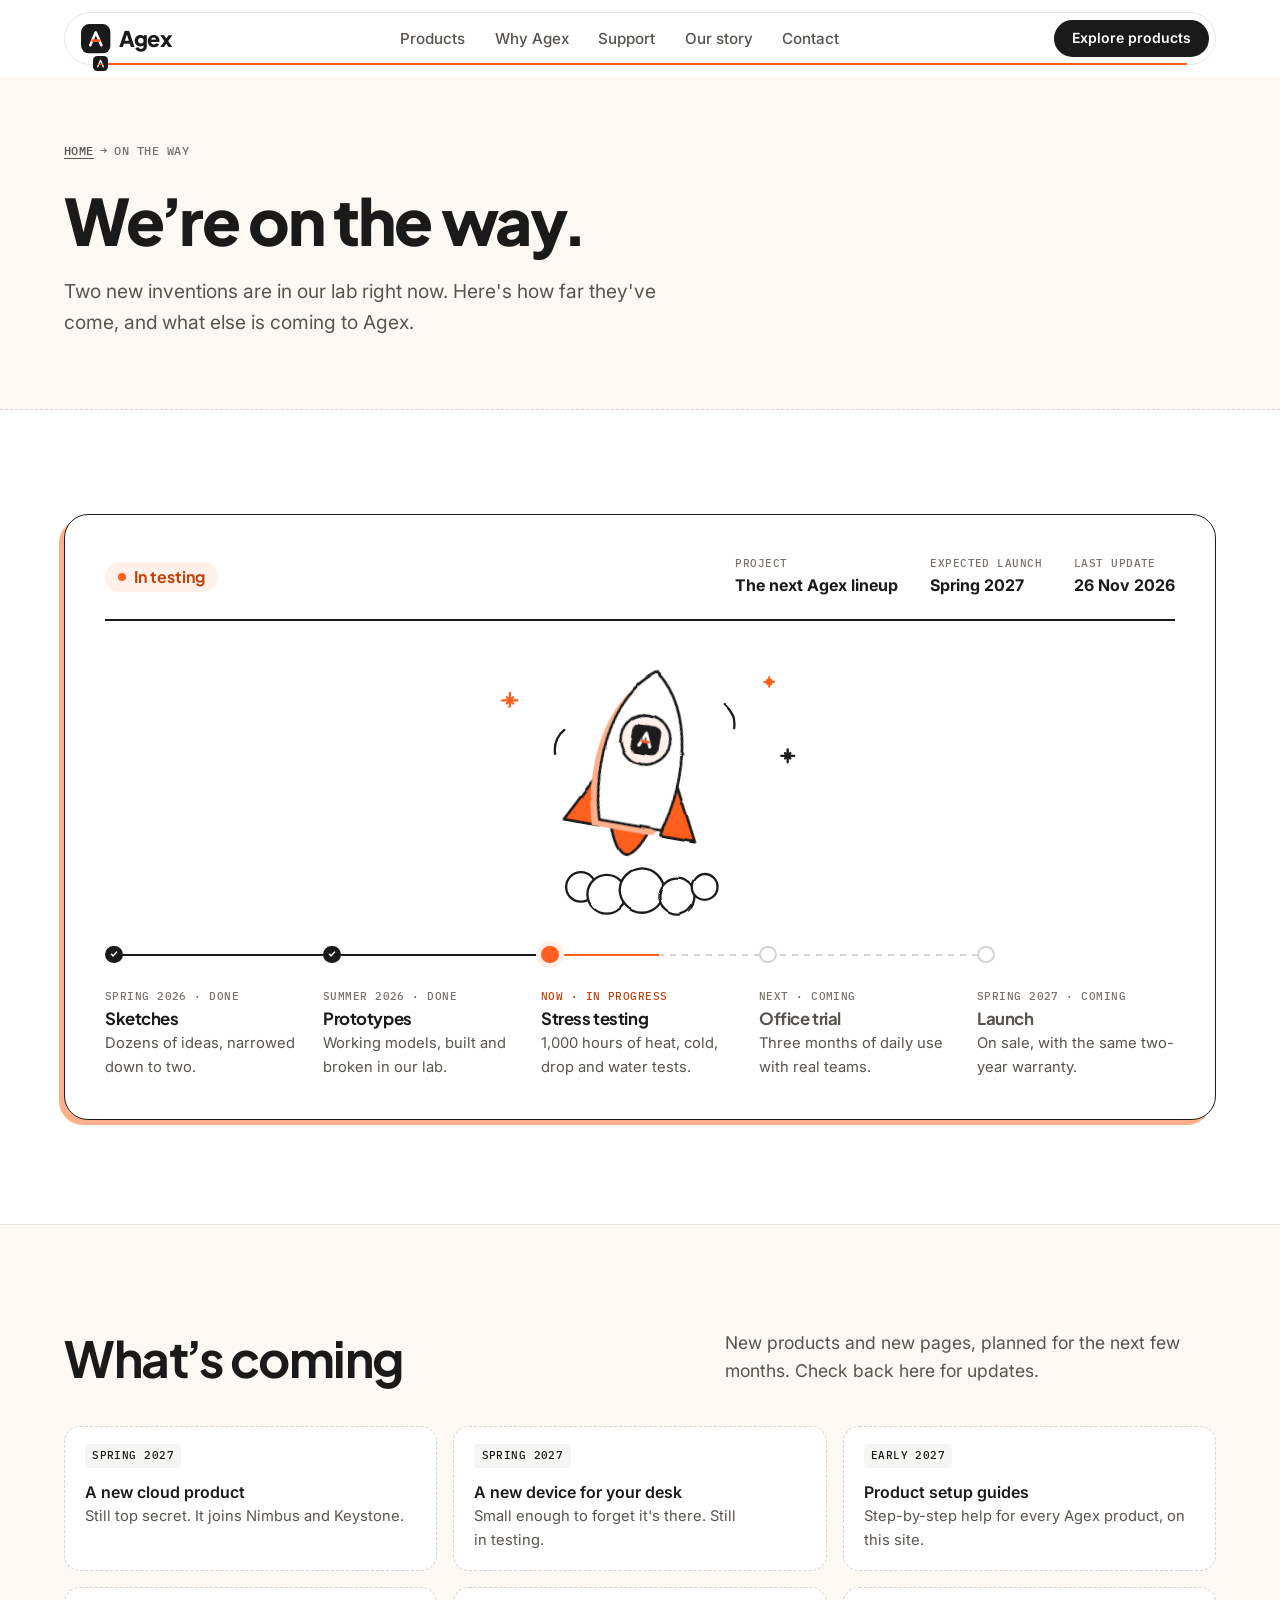
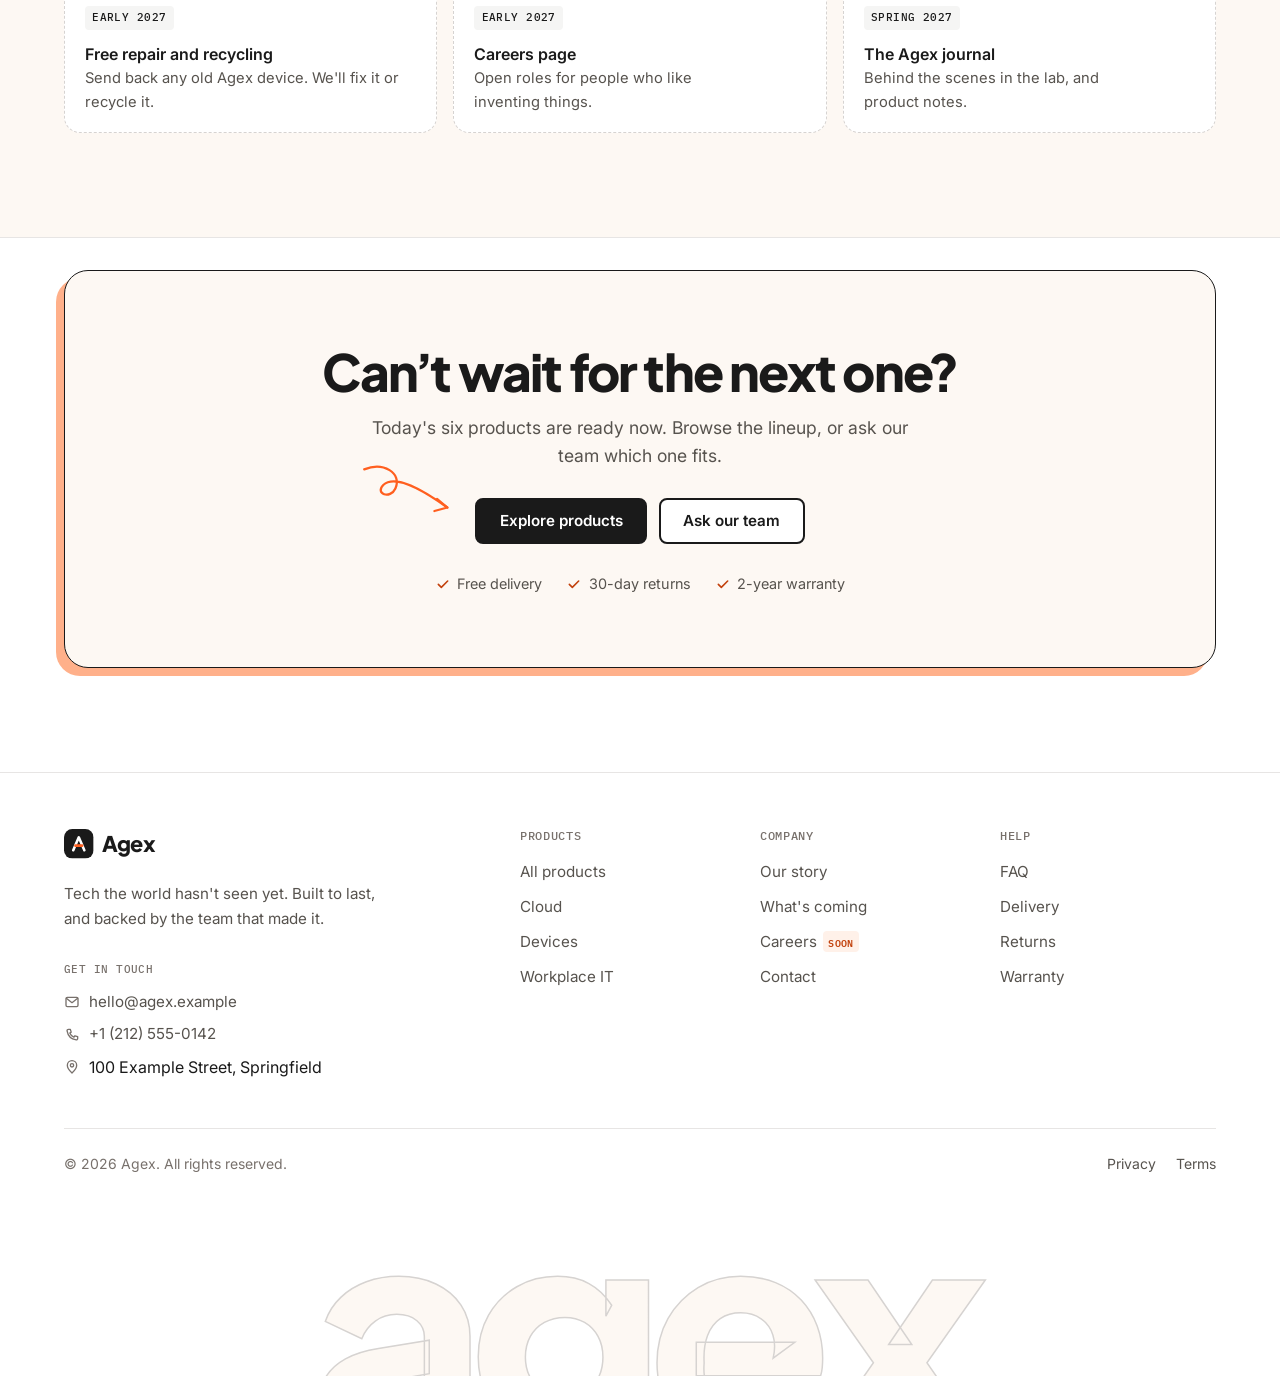
<file: application/website/on-the-way.html>
<!doctype html>
<html lang="en">
<head>
<meta charset="utf-8">
<meta name="viewport" content="width=device-width, initial-scale=1">
<meta name="color-scheme" content="light">
<!-- PLACEHOLDER: Agex, its products, reviews, figures, team and contact details are made up. Replace them before launch. -->
<meta name="description" content="New Agex products are in testing now. See how far they've come and what else is coming.">
<title>We're on the way | Agex</title>
<link rel="icon" href="data:image/svg+xml,%3Csvg xmlns='http://www.w3.org/2000/svg' viewBox='0 0 32 32'%3E%3Crect width='32' height='32' rx='9' fill='%231a1a1a'/%3E%3Cpath d='M10 23 16 9l6 14' fill='none' stroke='%23fff' stroke-width='2.8' stroke-linecap='round' stroke-linejoin='round'/%3E%3Cpath d='M12.4 18h7.2' stroke='%23ff5f1f' stroke-width='2.8' stroke-linecap='round'/%3E%3C/svg%3E">
<link rel="preconnect" href="https://fonts.googleapis.com">
<link rel="preconnect" href="https://fonts.gstatic.com" crossorigin>
<link rel="stylesheet" href="https://fonts.googleapis.com/css2?family=IBM+Plex+Mono:wght@500;600&family=Inter:wght@400..600&family=Plus+Jakarta+Sans:wght@600..800&display=swap">
<link rel="stylesheet" href="css/style.css">
<script src="js/main.js" defer></script>
</head>
<body>
<a class="skip-link" href="#main">Skip to content</a>

<svg width="0" height="0" style="position:absolute" aria-hidden="true" focusable="false">
  <symbol id="i-logo" viewBox="0 0 32 32"><rect width="32" height="32" rx="9" fill="#1a1a1a"/><path d="M10 23 16 9l6 14" fill="none" stroke="#fff" stroke-width="2.8" stroke-linecap="round" stroke-linejoin="round"/><path d="M12.4 18h7.2" stroke="#ff5f1f" stroke-width="2.8" stroke-linecap="round"/></symbol>
  <symbol id="i-menu" viewBox="0 0 24 24"><path d="M4 7h16M4 12h16M4 17h16" fill="none" stroke="currentColor" stroke-width="2" stroke-linecap="round"/></symbol>
  <symbol id="i-check" viewBox="0 0 24 24"><path d="m5 12.5 4.5 4.5L19 7.5" fill="none" stroke="currentColor" stroke-width="2.4" stroke-linecap="round" stroke-linejoin="round"/></symbol>
  <symbol id="i-star" viewBox="0 0 24 24"><path d="m12 2.8 2.8 5.9 6.4.8-4.7 4.4 1.2 6.4L12 17.2l-5.7 3.1 1.2-6.4-4.7-4.4 6.4-.8z" fill="currentColor"/></symbol>
  <symbol id="i-mail" viewBox="0 0 24 24"><g fill="none" stroke="currentColor" stroke-width="2" stroke-linecap="round" stroke-linejoin="round"><rect x="3" y="5" width="18" height="14" rx="2"/><path d="m3.5 6.5 8.5 6.5 8.5-6.5"/></g></symbol>
  <symbol id="i-phone" viewBox="0 0 24 24"><path d="M6.6 3.5h2.8l1.4 4.2-2.1 1.4a11 11 0 0 0 6.2 6.2l1.4-2.1 4.2 1.4v2.8a2 2 0 0 1-2.2 2A16.8 16.8 0 0 1 4.6 5.7a2 2 0 0 1 2-2.2z" fill="none" stroke="currentColor" stroke-width="2" stroke-linejoin="round"/></symbol>
  <symbol id="i-pin" viewBox="0 0 24 24"><g fill="none" stroke="currentColor" stroke-width="2" stroke-linecap="round" stroke-linejoin="round"><path d="M12 21s-7-6.2-7-11.5a7 7 0 0 1 14 0C19 14.8 12 21 12 21z"/><circle cx="12" cy="9.5" r="2.5"/></g></symbol>
  <symbol id="i-clock" viewBox="0 0 24 24"><g fill="none" stroke="currentColor" stroke-width="2" stroke-linecap="round" stroke-linejoin="round"><circle cx="12" cy="12" r="9"/><path d="M12 7v5l3 2"/></g></symbol>
  <symbol id="i-info" viewBox="0 0 24 24"><g fill="none" stroke="currentColor" stroke-width="2" stroke-linecap="round"><circle cx="12" cy="12" r="9"/><path d="M12 11v5.5M12 7.5v.01"/></g></symbol>
</svg>

<header class="site-header">
  <div class="container">
    <div class="header-inner">
      <a class="logo" href="index.html" aria-label="Agex home">
        <svg aria-hidden="true"><use href="#i-logo"/></svg>
        Agex
      </a>

      <nav class="site-nav" aria-label="Primary">
        <button class="menu-button" type="button" popovertarget="site-menu" popovertargetaction="toggle" aria-controls="site-menu">
          <svg aria-hidden="true"><use href="#i-menu"/></svg>
          <span>Menu</span>
        </button>

        <ul id="site-menu" class="site-menu" popover="auto">
        <li><a href="products.html">Products</a></li>
        <li><a href="index.html#why">Why Agex</a></li>
        <li><a href="index.html#support">Support</a></li>
        <li><a href="about.html">Our story</a></li>
        <li><a href="contact.html">Contact</a></li>
          <li class="menu-actions">
            <a class="btn btn-primary btn-sm" href="products.html">Explore products</a>
          </li>
        </ul>
      </nav>

      <span class="route" aria-hidden="true"><span class="route-fill"></span><svg class="route-mark"><use href="#i-logo"/></svg></span>
    </div>
  </div>
</header>

<main id="main">

  <section class="page-head" aria-labelledby="page-title">
    <div class="container">
      <nav class="crumbs mono" aria-label="Breadcrumb"><ol><li><a href="index.html">Home</a></li><li aria-current="page">On the way</li></ol></nav>
      <h1 id="page-title">We<span class="apos">&rsquo;</span>re on the way<span class="punct">.</span></h1>
      <p class="lead">Two new inventions are in our lab right now. Here's how far they've come, and what else is coming to Agex.</p>
    </div>
  </section>

  <section class="section" aria-labelledby="status-title">
    <div class="container">
      <div class="tracker-card">
        <div class="tracker-top">
          <h2 id="status-title" class="status"><span class="pulse"></span>In testing</h2>
          <dl>
            <div><dt class="mono">Project</dt><dd>The next Agex lineup</dd></div>
            <div><dt class="mono">Expected launch</dt><dd>Spring 2027</dd></div>
            <div><dt class="mono">Last update</dt><dd>26 Nov 2026</dd></div>
          </dl>
        </div>
        <img class="tracker-art" src="assets/launch.svg" width="520" height="300" alt="Doodle of a rocket with the Agex logo in its window, taking off">
        <ol class="tracker" aria-label="Launch progress">
          <li class="is-done">
            <span class="mono">Spring 2026 &middot; Done</span>
            <h3>Sketches</h3>
            <p>Dozens of ideas, narrowed down to two.</p>
          </li>
          <li class="is-done">
            <span class="mono">Summer 2026 &middot; Done</span>
            <h3>Prototypes</h3>
            <p>Working models, built and broken in our lab.</p>
          </li>
          <li class="is-current" aria-current="step">
            <span class="mono">Now &middot; In progress</span>
            <h3>Stress testing</h3>
            <p>1,000 hours of heat, cold, drop and water tests.</p>
          </li>
          <li>
            <span class="mono">Next &middot; Coming</span>
            <h3>Office trial</h3>
            <p>Three months of daily use with real teams.</p>
          </li>
          <li>
            <span class="mono">Spring 2027 &middot; Coming</span>
            <h3>Launch</h3>
            <p>On sale, with the same two-year warranty.</p>
          </li>
        </ol>
      </div>
    </div>
  </section>

  <section class="section section-alt" aria-labelledby="coming-title">
    <div class="container">
      <div class="section-head" data-reveal>
        <h2 class="section-title" id="coming-title">What<span class="apos">&rsquo;</span>s coming</h2>
        <p>New products and new pages, planned for the next few months. Check back here for updates.</p>
      </div>
      <ul class="coming-list">
        <li data-reveal><div><strong>A new cloud product</strong><p>Still top secret. It joins Nimbus and Keystone.</p></div><span class="mono">Spring 2027</span></li>
        <li data-reveal><div><strong>A new device for your desk</strong><p>Small enough to forget it's there. Still in testing.</p></div><span class="mono">Spring 2027</span></li>
        <li data-reveal><div><strong>Product setup guides</strong><p>Step-by-step help for every Agex product, on this site.</p></div><span class="mono">Early 2027</span></li>
        <li data-reveal><div><strong>Free repair and recycling</strong><p>Send back any old Agex device. We'll fix it or recycle it.</p></div><span class="mono">Early 2027</span></li>
        <li data-reveal><div><strong>Careers page</strong><p>Open roles for people who like inventing things.</p></div><span class="mono">Early 2027</span></li>
        <li data-reveal><div><strong>The Agex journal</strong><p>Behind the scenes in the lab, and product notes.</p></div><span class="mono">Spring 2027</span></li>
      </ul>
    </div>
  </section>

  <section class="cta" aria-labelledby="cta-title">
    <div class="container">
      <div class="cta-box" data-reveal>
        <h2 id="cta-title">Can<span class="apos">&rsquo;</span>t wait for the next one<span class="punct">?</span></h2>
        <p>Today's six products are ready now. Browse the lineup, or ask our team which one fits.</p>
        <div class="cta-actions">
          <svg class="cta-doodle" viewBox="0 0 120 80" aria-hidden="true">
            <path d="M6 12c22-9 44 4 36 22-6 13-24 6-14-4 14-13 46 6 74 26" fill="none" stroke="currentColor" stroke-width="2.6" stroke-linecap="round" stroke-linejoin="round"/>
            <path d="m90 46 12 10-15 4" fill="none" stroke="currentColor" stroke-width="2.6" stroke-linecap="round" stroke-linejoin="round"/>
          </svg>
          <a class="btn btn-primary" href="products.html">Explore products</a>
          <a class="btn btn-outline" href="contact.html">Ask our team</a>
        </div>
        <ul class="guarantees">
          <li><svg aria-hidden="true"><use href="#i-check"/></svg>Free delivery</li>
          <li><svg aria-hidden="true"><use href="#i-check"/></svg>30-day returns</li>
          <li><svg aria-hidden="true"><use href="#i-check"/></svg>2-year warranty</li>
        </ul>
      </div>
    </div>
  </section>

</main>

<footer class="site-footer">
  <div class="container">
    <div class="footer-grid">
      <div class="footer-brand">
        <a class="logo" href="index.html" aria-label="Agex home">
          <svg aria-hidden="true"><use href="#i-logo"/></svg>
          Agex
        </a>
        <p>Tech the world hasn't seen yet. Built to last, and backed by the team that made it.</p>
        <address class="footer-contact">
          <span class="mono">Get in touch</span>
          <ul class="contact-list">
            <li><svg aria-hidden="true"><use href="#i-mail"/></svg><a href="mailto:hello@agex.example">hello@agex.example</a></li>
            <li><svg aria-hidden="true"><use href="#i-phone"/></svg><a href="tel:+12125550142">+1 (212) 555-0142</a></li>
            <li><svg aria-hidden="true"><use href="#i-pin"/></svg><span>100 Example Street, Springfield</span></li>
          </ul>
        </address>
      </div>
      <div class="footer-col">
        <h2 class="footer-title">Products</h2>
        <ul>
          <li><a href="products.html">All products</a></li>
          <li><a href="products.html?c=cloud">Cloud</a></li>
          <li><a href="products.html?c=devices">Devices</a></li>
          <li><a href="products.html?c=workplace">Workplace IT</a></li>
        </ul>
      </div>
      <div class="footer-col">
        <h2 class="footer-title">Company</h2>
        <ul>
          <li><a href="about.html">Our story</a></li>
          <li><a href="on-the-way.html">What's coming</a></li>
          <li><a href="on-the-way.html">Careers</a><span class="soon">Soon</span></li>
          <li><a href="contact.html">Contact</a></li>
        </ul>
      </div>
      <div class="footer-col">
        <h2 class="footer-title">Help</h2>
        <ul>
          <li><a href="contact.html#faq">FAQ</a></li>
          <li><a href="terms.html#delivery">Delivery</a></li>
          <li><a href="terms.html#returns">Returns</a></li>
          <li><a href="terms.html#warranty">Warranty</a></li>
        </ul>
      </div>
    </div>

    <div class="footer-bottom">
      <p>&copy; 2026 Agex. All rights reserved.</p>
      <ul class="footer-legal">
        <li><a href="privacy.html">Privacy</a></li>
        <li><a href="terms.html">Terms</a></li>
      </ul>
    </div>
  </div>
  <div class="wordmark" aria-hidden="true">agex</div>
</footer>
</body>
</html>
</file>
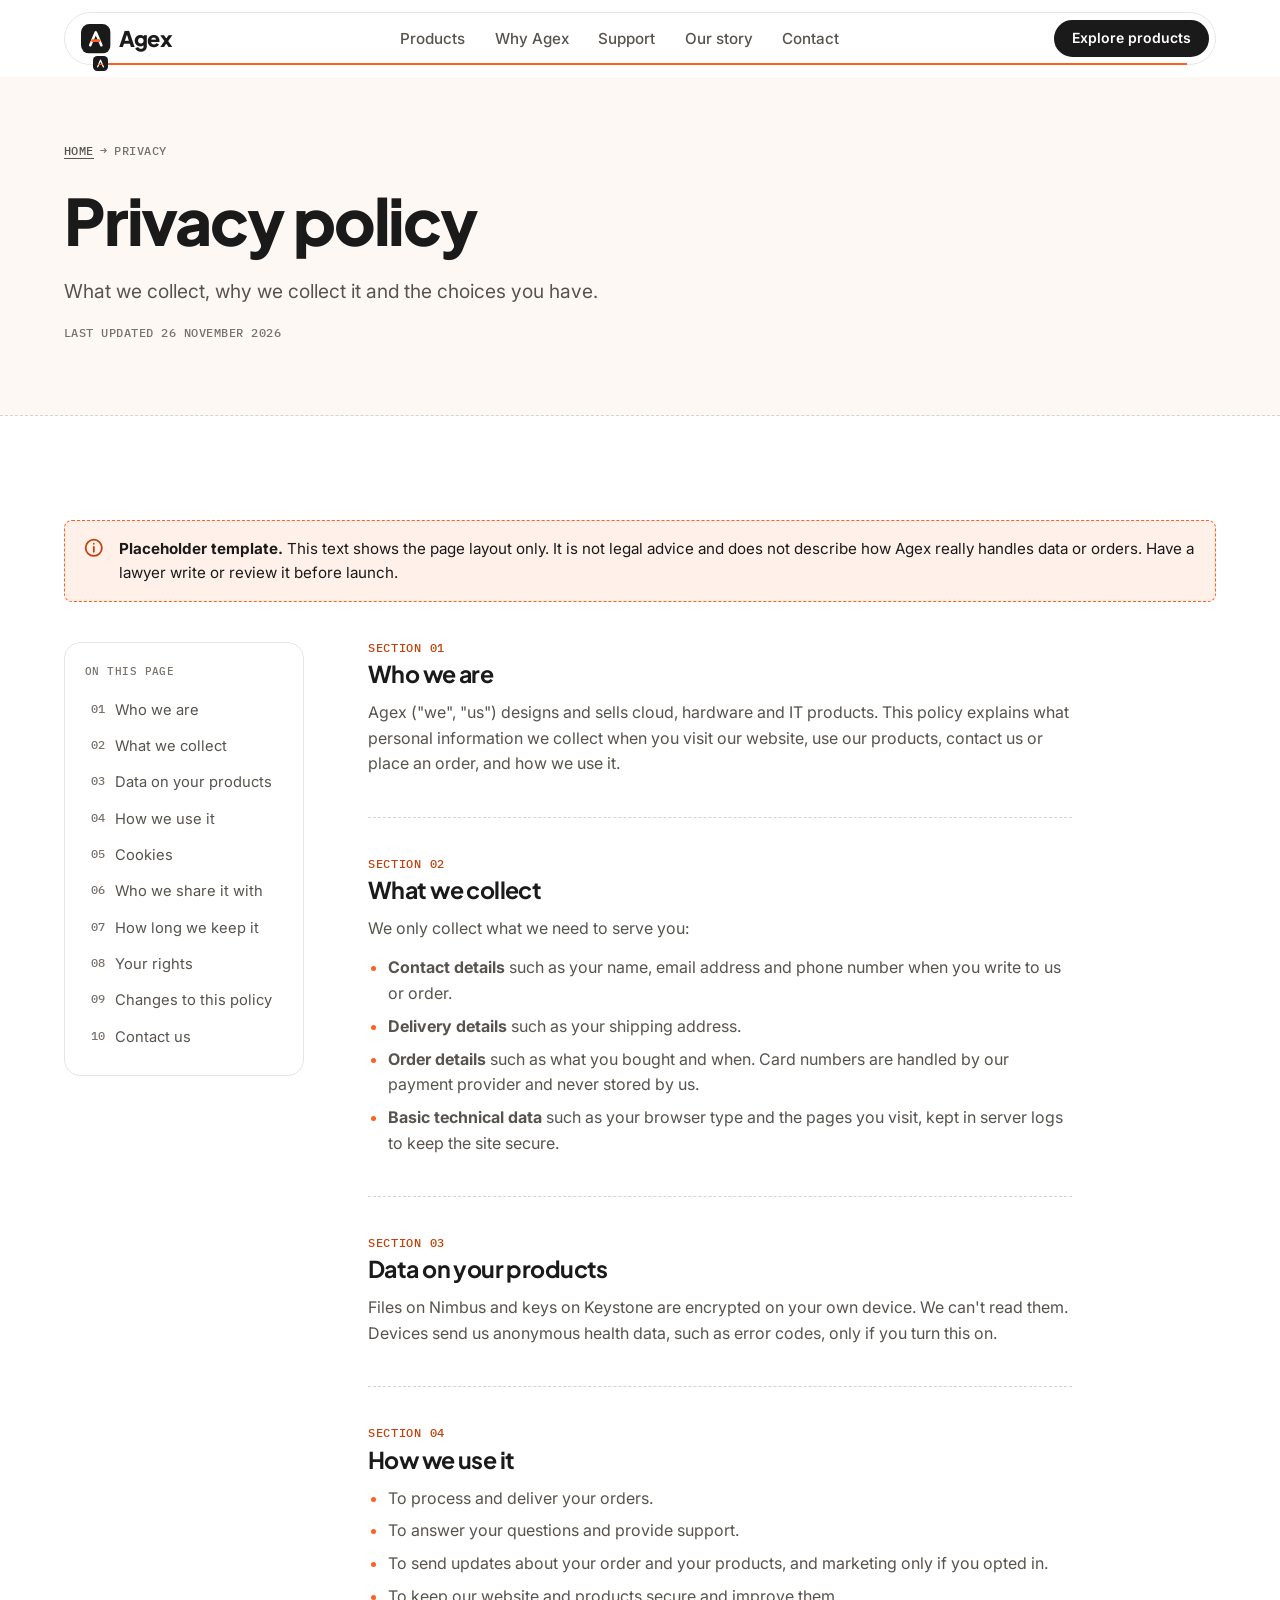
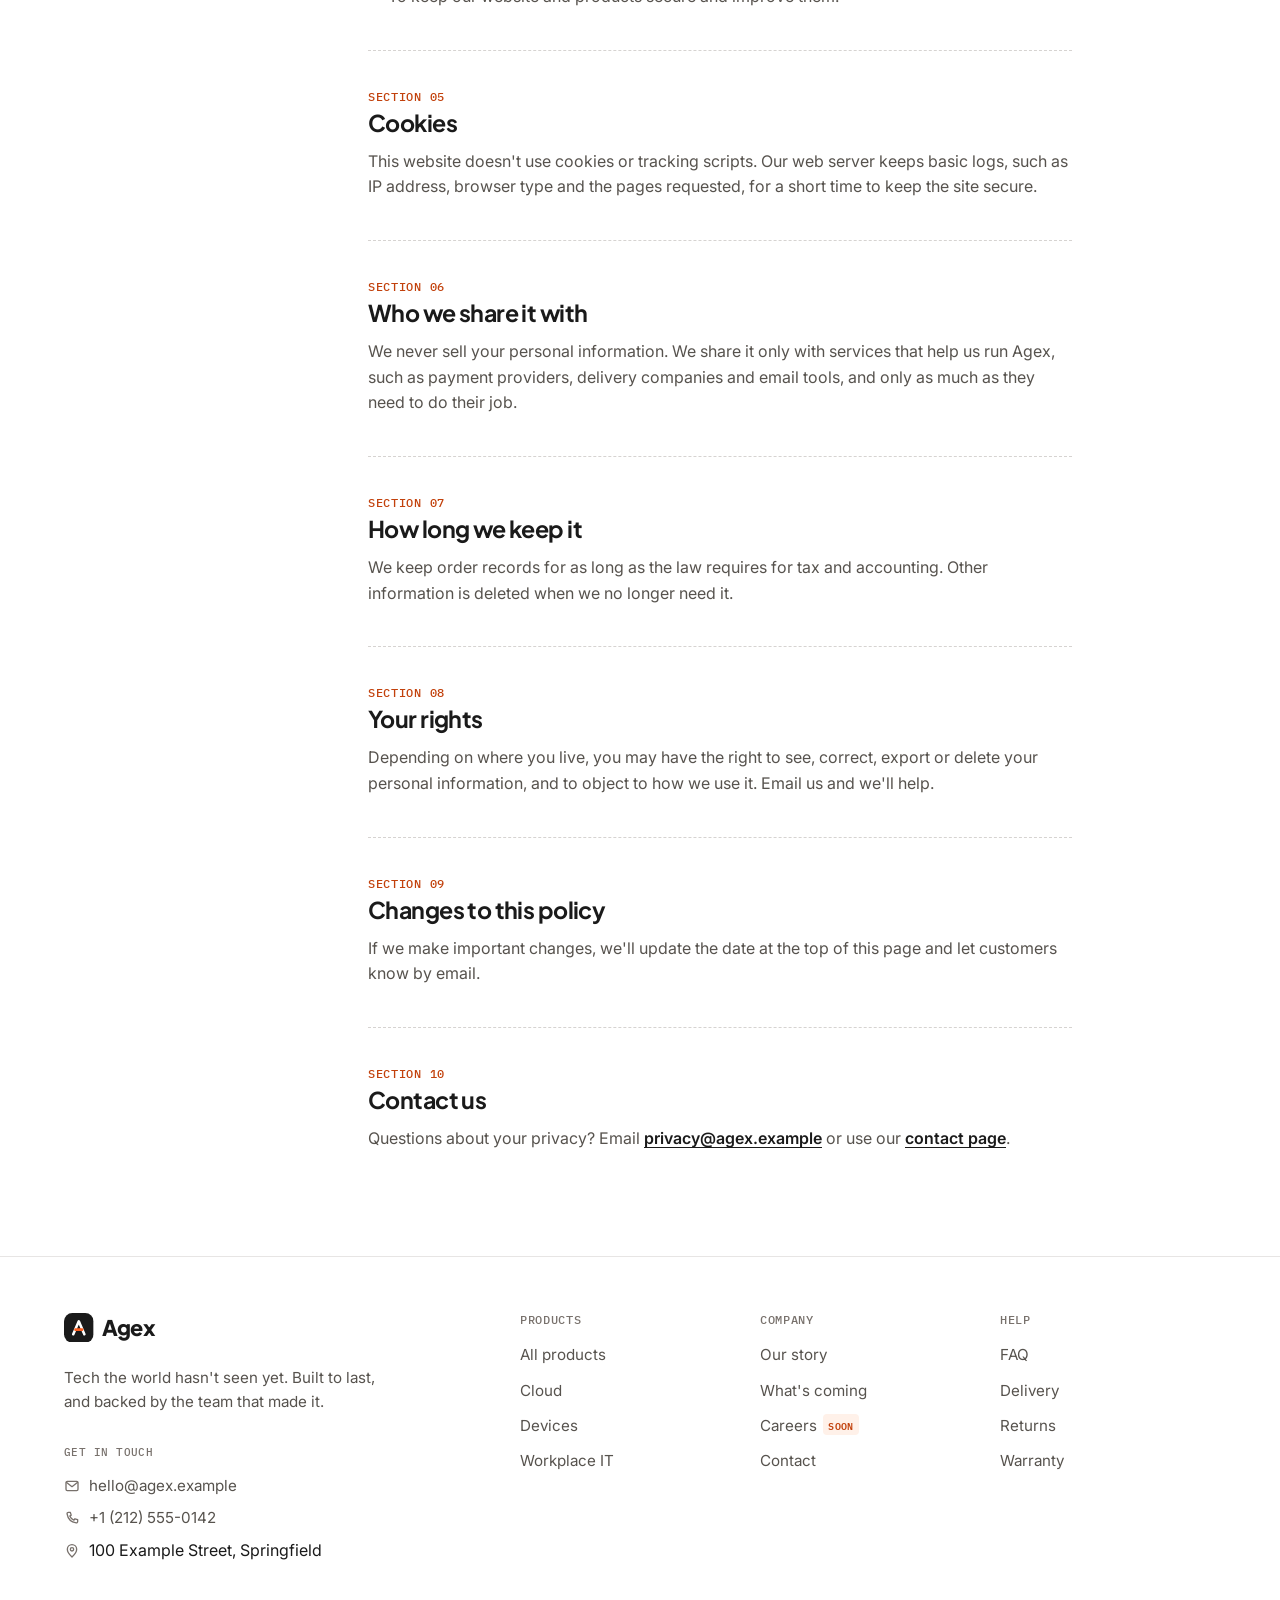
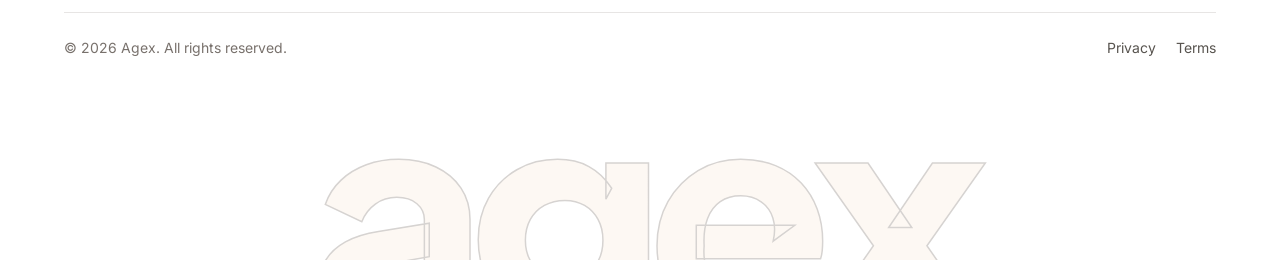
<file: application/website/privacy.html>
<!doctype html>
<html lang="en">
<head>
<meta charset="utf-8">
<meta name="viewport" content="width=device-width, initial-scale=1">
<meta name="color-scheme" content="light">
<!-- PLACEHOLDER: Agex, its products, reviews, figures, team and contact details are made up. Replace them before launch. -->
<meta name="description" content="What we collect, why we collect it and the choices you have.">
<title>Privacy policy | Agex</title>
<link rel="icon" href="data:image/svg+xml,%3Csvg xmlns='http://www.w3.org/2000/svg' viewBox='0 0 32 32'%3E%3Crect width='32' height='32' rx='9' fill='%231a1a1a'/%3E%3Cpath d='M10 23 16 9l6 14' fill='none' stroke='%23fff' stroke-width='2.8' stroke-linecap='round' stroke-linejoin='round'/%3E%3Cpath d='M12.4 18h7.2' stroke='%23ff5f1f' stroke-width='2.8' stroke-linecap='round'/%3E%3C/svg%3E">
<link rel="preconnect" href="https://fonts.googleapis.com">
<link rel="preconnect" href="https://fonts.gstatic.com" crossorigin>
<link rel="stylesheet" href="https://fonts.googleapis.com/css2?family=IBM+Plex+Mono:wght@500;600&family=Inter:wght@400..600&family=Plus+Jakarta+Sans:wght@600..800&display=swap">
<link rel="stylesheet" href="css/style.css">
<script src="js/main.js" defer></script>
</head>
<body>
<a class="skip-link" href="#main">Skip to content</a>

<svg width="0" height="0" style="position:absolute" aria-hidden="true" focusable="false">
  <symbol id="i-logo" viewBox="0 0 32 32"><rect width="32" height="32" rx="9" fill="#1a1a1a"/><path d="M10 23 16 9l6 14" fill="none" stroke="#fff" stroke-width="2.8" stroke-linecap="round" stroke-linejoin="round"/><path d="M12.4 18h7.2" stroke="#ff5f1f" stroke-width="2.8" stroke-linecap="round"/></symbol>
  <symbol id="i-menu" viewBox="0 0 24 24"><path d="M4 7h16M4 12h16M4 17h16" fill="none" stroke="currentColor" stroke-width="2" stroke-linecap="round"/></symbol>
  <symbol id="i-check" viewBox="0 0 24 24"><path d="m5 12.5 4.5 4.5L19 7.5" fill="none" stroke="currentColor" stroke-width="2.4" stroke-linecap="round" stroke-linejoin="round"/></symbol>
  <symbol id="i-star" viewBox="0 0 24 24"><path d="m12 2.8 2.8 5.9 6.4.8-4.7 4.4 1.2 6.4L12 17.2l-5.7 3.1 1.2-6.4-4.7-4.4 6.4-.8z" fill="currentColor"/></symbol>
  <symbol id="i-mail" viewBox="0 0 24 24"><g fill="none" stroke="currentColor" stroke-width="2" stroke-linecap="round" stroke-linejoin="round"><rect x="3" y="5" width="18" height="14" rx="2"/><path d="m3.5 6.5 8.5 6.5 8.5-6.5"/></g></symbol>
  <symbol id="i-phone" viewBox="0 0 24 24"><path d="M6.6 3.5h2.8l1.4 4.2-2.1 1.4a11 11 0 0 0 6.2 6.2l1.4-2.1 4.2 1.4v2.8a2 2 0 0 1-2.2 2A16.8 16.8 0 0 1 4.6 5.7a2 2 0 0 1 2-2.2z" fill="none" stroke="currentColor" stroke-width="2" stroke-linejoin="round"/></symbol>
  <symbol id="i-pin" viewBox="0 0 24 24"><g fill="none" stroke="currentColor" stroke-width="2" stroke-linecap="round" stroke-linejoin="round"><path d="M12 21s-7-6.2-7-11.5a7 7 0 0 1 14 0C19 14.8 12 21 12 21z"/><circle cx="12" cy="9.5" r="2.5"/></g></symbol>
  <symbol id="i-clock" viewBox="0 0 24 24"><g fill="none" stroke="currentColor" stroke-width="2" stroke-linecap="round" stroke-linejoin="round"><circle cx="12" cy="12" r="9"/><path d="M12 7v5l3 2"/></g></symbol>
  <symbol id="i-info" viewBox="0 0 24 24"><g fill="none" stroke="currentColor" stroke-width="2" stroke-linecap="round"><circle cx="12" cy="12" r="9"/><path d="M12 11v5.5M12 7.5v.01"/></g></symbol>
</svg>

<header class="site-header">
  <div class="container">
    <div class="header-inner">
      <a class="logo" href="index.html" aria-label="Agex home">
        <svg aria-hidden="true"><use href="#i-logo"/></svg>
        Agex
      </a>

      <nav class="site-nav" aria-label="Primary">
        <button class="menu-button" type="button" popovertarget="site-menu" popovertargetaction="toggle" aria-controls="site-menu">
          <svg aria-hidden="true"><use href="#i-menu"/></svg>
          <span>Menu</span>
        </button>

        <ul id="site-menu" class="site-menu" popover="auto">
        <li><a href="products.html">Products</a></li>
        <li><a href="index.html#why">Why Agex</a></li>
        <li><a href="index.html#support">Support</a></li>
        <li><a href="about.html">Our story</a></li>
        <li><a href="contact.html">Contact</a></li>
          <li class="menu-actions">
            <a class="btn btn-primary btn-sm" href="products.html">Explore products</a>
          </li>
        </ul>
      </nav>

      <span class="route" aria-hidden="true"><span class="route-fill"></span><svg class="route-mark"><use href="#i-logo"/></svg></span>
    </div>
  </div>
</header>

<main id="main">

  <section class="page-head" aria-labelledby="page-title">
    <div class="container">
      <nav class="crumbs mono" aria-label="Breadcrumb"><ol><li><a href="index.html">Home</a></li><li aria-current="page">Privacy</li></ol></nav>
      <h1 id="page-title">Privacy policy</h1>
      <p class="lead">What we collect, why we collect it and the choices you have.</p><p class="page-meta mono">Last updated 26 November 2026</p>
    </div>
  </section>

  <section class="section">
    <div class="container">
      <div class="notice" role="note">
        <svg aria-hidden="true"><use href="#i-info"/></svg>
        <p><strong>Placeholder template.</strong> This text shows the page layout only. It is not legal advice and does not describe how Agex really handles data or orders. Have a lawyer write or review it before launch.</p>
      </div>
      <div class="legal-grid">
        <nav class="toc" aria-label="On this page">
          <p class="mono">On this page</p>
          <ol>
            <li><a href="#who">Who we are</a></li>
            <li><a href="#collect">What we collect</a></li>
            <li><a href="#products">Data on your products</a></li>
            <li><a href="#use">How we use it</a></li>
            <li><a href="#cookies">Cookies</a></li>
            <li><a href="#share">Who we share it with</a></li>
            <li><a href="#keep">How long we keep it</a></li>
            <li><a href="#rights">Your rights</a></li>
            <li><a href="#changes">Changes to this policy</a></li>
            <li><a href="#contact">Contact us</a></li>
          </ol>
        </nav>
        <article class="prose">
          <section id="who" aria-labelledby="who-title">
            <h2 id="who-title"><span class="mono">Section 01</span>Who we are</h2>
            <p>Agex ("we", "us") designs and sells cloud, hardware and IT products. This policy explains what personal information we collect when you visit our website, use our products, contact us or place an order, and how we use it.</p>
          </section>
          <section id="collect" aria-labelledby="collect-title">
            <h2 id="collect-title"><span class="mono">Section 02</span>What we collect</h2>
            <p>We only collect what we need to serve you:</p><ul><li><strong>Contact details</strong> such as your name, email address and phone number when you write to us or order.</li><li><strong>Delivery details</strong> such as your shipping address.</li><li><strong>Order details</strong> such as what you bought and when. Card numbers are handled by our payment provider and never stored by us.</li><li><strong>Basic technical data</strong> such as your browser type and the pages you visit, kept in server logs to keep the site secure.</li></ul>
          </section>
          <section id="products" aria-labelledby="products-title">
            <h2 id="products-title"><span class="mono">Section 03</span>Data on your products</h2>
            <p>Files on Nimbus and keys on Keystone are encrypted on your own device. We can't read them. Devices send us anonymous health data, such as error codes, only if you turn this on.</p>
          </section>
          <section id="use" aria-labelledby="use-title">
            <h2 id="use-title"><span class="mono">Section 04</span>How we use it</h2>
            <ul><li>To process and deliver your orders.</li><li>To answer your questions and provide support.</li><li>To send updates about your order and your products, and marketing only if you opted in.</li><li>To keep our website and products secure and improve them.</li></ul>
          </section>
          <section id="cookies" aria-labelledby="cookies-title">
            <h2 id="cookies-title"><span class="mono">Section 05</span>Cookies</h2>
            <p>This website doesn't use cookies or tracking scripts. Our web server keeps basic logs, such as IP address, browser type and the pages requested, for a short time to keep the site secure.</p>
          </section>
          <section id="share" aria-labelledby="share-title">
            <h2 id="share-title"><span class="mono">Section 06</span>Who we share it with</h2>
            <p>We never sell your personal information. We share it only with services that help us run Agex, such as payment providers, delivery companies and email tools, and only as much as they need to do their job.</p>
          </section>
          <section id="keep" aria-labelledby="keep-title">
            <h2 id="keep-title"><span class="mono">Section 07</span>How long we keep it</h2>
            <p>We keep order records for as long as the law requires for tax and accounting. Other information is deleted when we no longer need it.</p>
          </section>
          <section id="rights" aria-labelledby="rights-title">
            <h2 id="rights-title"><span class="mono">Section 08</span>Your rights</h2>
            <p>Depending on where you live, you may have the right to see, correct, export or delete your personal information, and to object to how we use it. Email us and we'll help.</p>
          </section>
          <section id="changes" aria-labelledby="changes-title">
            <h2 id="changes-title"><span class="mono">Section 09</span>Changes to this policy</h2>
            <p>If we make important changes, we'll update the date at the top of this page and let customers know by email.</p>
          </section>
          <section id="contact" aria-labelledby="contact-title">
            <h2 id="contact-title"><span class="mono">Section 10</span>Contact us</h2>
            <p>Questions about your privacy? Email <a href="mailto:privacy@agex.example">privacy@agex.example</a> or use our <a href="contact.html">contact page</a>.</p>
          </section>
        </article>
      </div>
    </div>
  </section>
</main>

<footer class="site-footer">
  <div class="container">
    <div class="footer-grid">
      <div class="footer-brand">
        <a class="logo" href="index.html" aria-label="Agex home">
          <svg aria-hidden="true"><use href="#i-logo"/></svg>
          Agex
        </a>
        <p>Tech the world hasn't seen yet. Built to last, and backed by the team that made it.</p>
        <address class="footer-contact">
          <span class="mono">Get in touch</span>
          <ul class="contact-list">
            <li><svg aria-hidden="true"><use href="#i-mail"/></svg><a href="mailto:hello@agex.example">hello@agex.example</a></li>
            <li><svg aria-hidden="true"><use href="#i-phone"/></svg><a href="tel:+12125550142">+1 (212) 555-0142</a></li>
            <li><svg aria-hidden="true"><use href="#i-pin"/></svg><span>100 Example Street, Springfield</span></li>
          </ul>
        </address>
      </div>
      <div class="footer-col">
        <h2 class="footer-title">Products</h2>
        <ul>
          <li><a href="products.html">All products</a></li>
          <li><a href="products.html?c=cloud">Cloud</a></li>
          <li><a href="products.html?c=devices">Devices</a></li>
          <li><a href="products.html?c=workplace">Workplace IT</a></li>
        </ul>
      </div>
      <div class="footer-col">
        <h2 class="footer-title">Company</h2>
        <ul>
          <li><a href="about.html">Our story</a></li>
          <li><a href="on-the-way.html">What's coming</a></li>
          <li><a href="on-the-way.html">Careers</a><span class="soon">Soon</span></li>
          <li><a href="contact.html">Contact</a></li>
        </ul>
      </div>
      <div class="footer-col">
        <h2 class="footer-title">Help</h2>
        <ul>
          <li><a href="contact.html#faq">FAQ</a></li>
          <li><a href="terms.html#delivery">Delivery</a></li>
          <li><a href="terms.html#returns">Returns</a></li>
          <li><a href="terms.html#warranty">Warranty</a></li>
        </ul>
      </div>
    </div>

    <div class="footer-bottom">
      <p>&copy; 2026 Agex. All rights reserved.</p>
      <ul class="footer-legal">
        <li><a href="privacy.html">Privacy</a></li>
        <li><a href="terms.html">Terms</a></li>
      </ul>
    </div>
  </div>
  <div class="wordmark" aria-hidden="true">agex</div>
</footer>
</body>
</html>
</file>
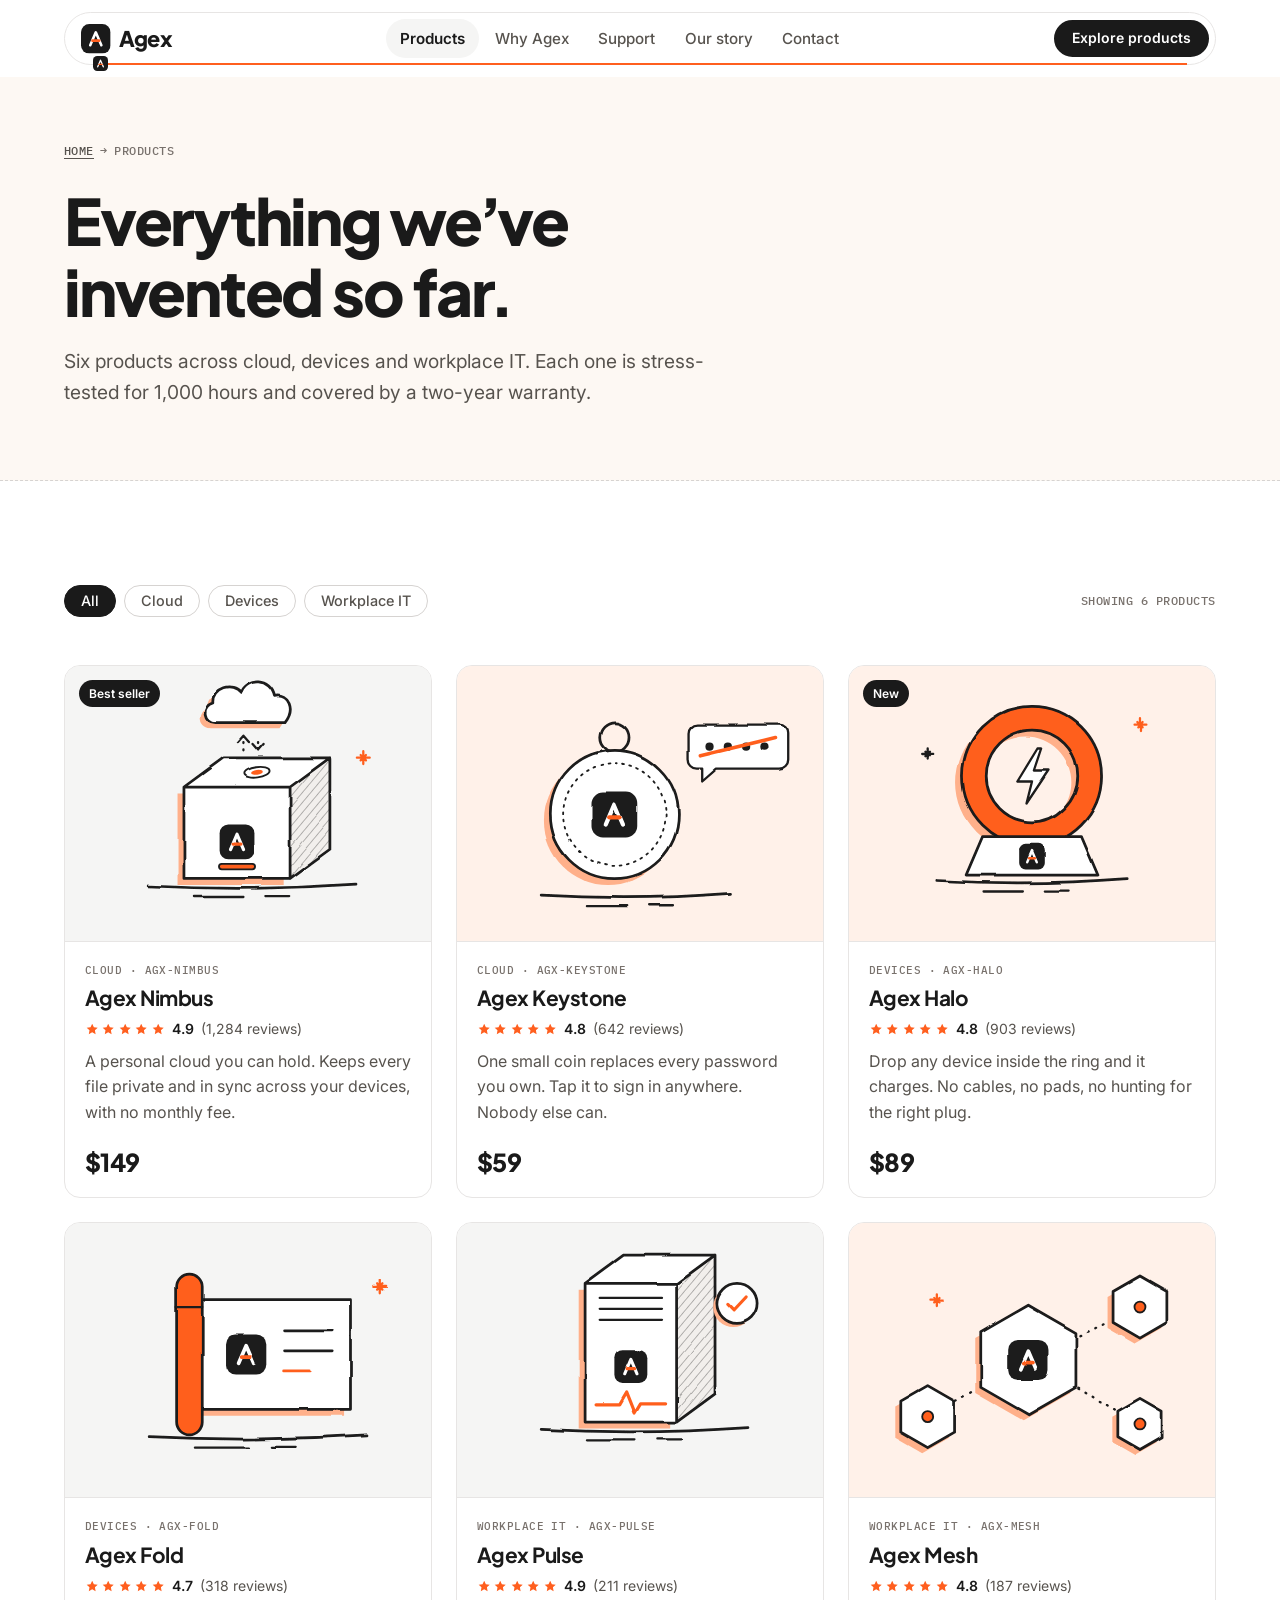
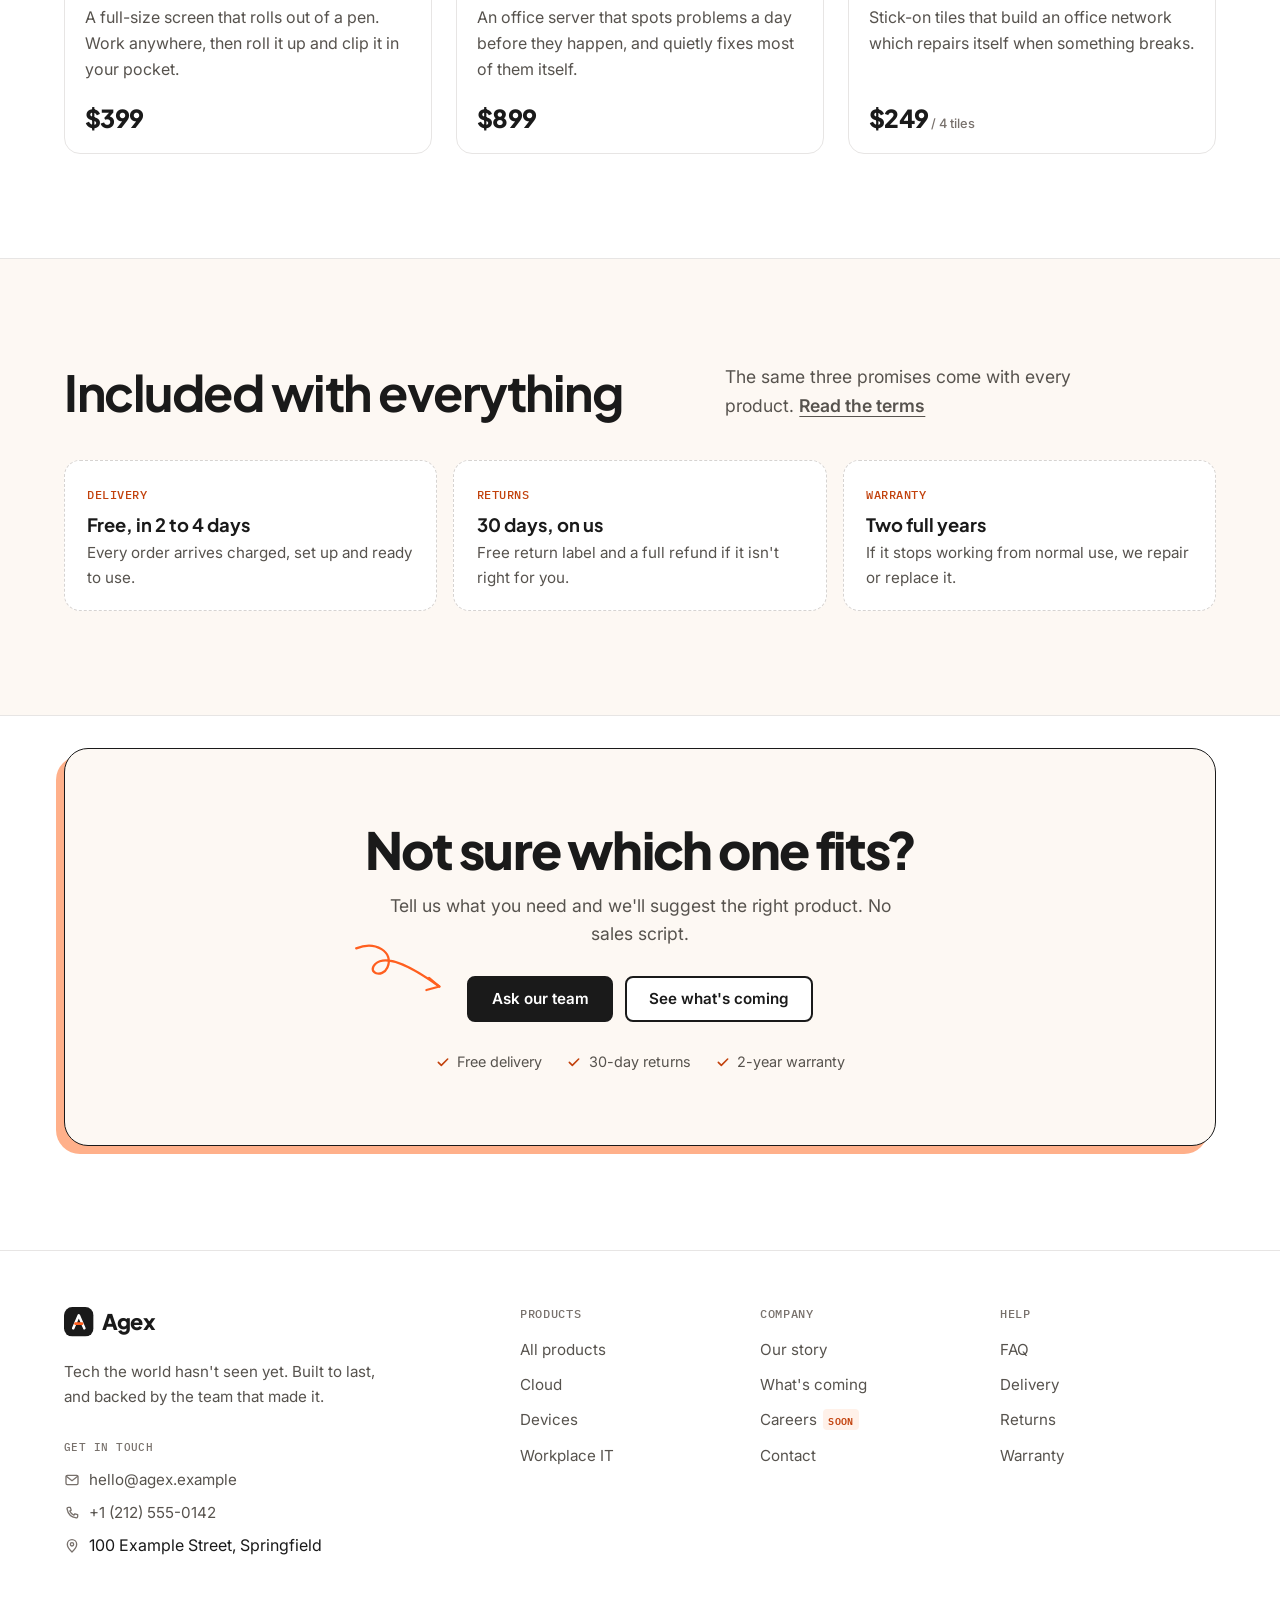
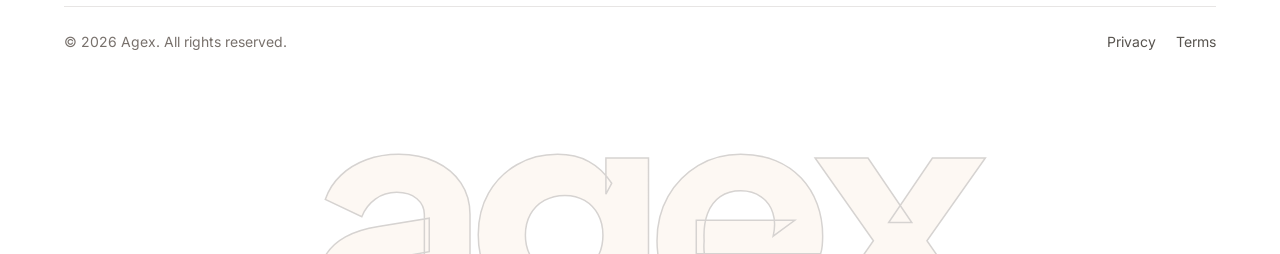
<file: application/website/products.html>
<!doctype html>
<html lang="en">
<head>
<meta charset="utf-8">
<meta name="viewport" content="width=device-width, initial-scale=1">
<meta name="color-scheme" content="light">
<!-- PLACEHOLDER: Agex, its products, reviews, figures, team and contact details are made up. Replace them before launch. -->
<meta name="description" content="Agex Nimbus, Keystone, Halo, Fold, Pulse and Mesh: cloud, devices and workplace IT that you won't find anywhere else.">
<title>Products | Agex</title>
<link rel="icon" href="data:image/svg+xml,%3Csvg xmlns='http://www.w3.org/2000/svg' viewBox='0 0 32 32'%3E%3Crect width='32' height='32' rx='9' fill='%231a1a1a'/%3E%3Cpath d='M10 23 16 9l6 14' fill='none' stroke='%23fff' stroke-width='2.8' stroke-linecap='round' stroke-linejoin='round'/%3E%3Cpath d='M12.4 18h7.2' stroke='%23ff5f1f' stroke-width='2.8' stroke-linecap='round'/%3E%3C/svg%3E">
<link rel="preconnect" href="https://fonts.googleapis.com">
<link rel="preconnect" href="https://fonts.gstatic.com" crossorigin>
<link rel="stylesheet" href="https://fonts.googleapis.com/css2?family=IBM+Plex+Mono:wght@500;600&family=Inter:wght@400..600&family=Plus+Jakarta+Sans:wght@600..800&display=swap">
<link rel="stylesheet" href="css/style.css">
<script src="js/main.js" defer></script>
</head>
<body>
<a class="skip-link" href="#main">Skip to content</a>

<svg width="0" height="0" style="position:absolute" aria-hidden="true" focusable="false">
  <symbol id="i-logo" viewBox="0 0 32 32"><rect width="32" height="32" rx="9" fill="#1a1a1a"/><path d="M10 23 16 9l6 14" fill="none" stroke="#fff" stroke-width="2.8" stroke-linecap="round" stroke-linejoin="round"/><path d="M12.4 18h7.2" stroke="#ff5f1f" stroke-width="2.8" stroke-linecap="round"/></symbol>
  <symbol id="i-menu" viewBox="0 0 24 24"><path d="M4 7h16M4 12h16M4 17h16" fill="none" stroke="currentColor" stroke-width="2" stroke-linecap="round"/></symbol>
  <symbol id="i-check" viewBox="0 0 24 24"><path d="m5 12.5 4.5 4.5L19 7.5" fill="none" stroke="currentColor" stroke-width="2.4" stroke-linecap="round" stroke-linejoin="round"/></symbol>
  <symbol id="i-star" viewBox="0 0 24 24"><path d="m12 2.8 2.8 5.9 6.4.8-4.7 4.4 1.2 6.4L12 17.2l-5.7 3.1 1.2-6.4-4.7-4.4 6.4-.8z" fill="currentColor"/></symbol>
  <symbol id="i-mail" viewBox="0 0 24 24"><g fill="none" stroke="currentColor" stroke-width="2" stroke-linecap="round" stroke-linejoin="round"><rect x="3" y="5" width="18" height="14" rx="2"/><path d="m3.5 6.5 8.5 6.5 8.5-6.5"/></g></symbol>
  <symbol id="i-phone" viewBox="0 0 24 24"><path d="M6.6 3.5h2.8l1.4 4.2-2.1 1.4a11 11 0 0 0 6.2 6.2l1.4-2.1 4.2 1.4v2.8a2 2 0 0 1-2.2 2A16.8 16.8 0 0 1 4.6 5.7a2 2 0 0 1 2-2.2z" fill="none" stroke="currentColor" stroke-width="2" stroke-linejoin="round"/></symbol>
  <symbol id="i-pin" viewBox="0 0 24 24"><g fill="none" stroke="currentColor" stroke-width="2" stroke-linecap="round" stroke-linejoin="round"><path d="M12 21s-7-6.2-7-11.5a7 7 0 0 1 14 0C19 14.8 12 21 12 21z"/><circle cx="12" cy="9.5" r="2.5"/></g></symbol>
  <symbol id="i-clock" viewBox="0 0 24 24"><g fill="none" stroke="currentColor" stroke-width="2" stroke-linecap="round" stroke-linejoin="round"><circle cx="12" cy="12" r="9"/><path d="M12 7v5l3 2"/></g></symbol>
  <symbol id="i-info" viewBox="0 0 24 24"><g fill="none" stroke="currentColor" stroke-width="2" stroke-linecap="round"><circle cx="12" cy="12" r="9"/><path d="M12 11v5.5M12 7.5v.01"/></g></symbol>
</svg>

<header class="site-header">
  <div class="container">
    <div class="header-inner">
      <a class="logo" href="index.html" aria-label="Agex home">
        <svg aria-hidden="true"><use href="#i-logo"/></svg>
        Agex
      </a>

      <nav class="site-nav" aria-label="Primary">
        <button class="menu-button" type="button" popovertarget="site-menu" popovertargetaction="toggle" aria-controls="site-menu">
          <svg aria-hidden="true"><use href="#i-menu"/></svg>
          <span>Menu</span>
        </button>

        <ul id="site-menu" class="site-menu" popover="auto">
        <li><a href="products.html" aria-current="page">Products</a></li>
        <li><a href="index.html#why">Why Agex</a></li>
        <li><a href="index.html#support">Support</a></li>
        <li><a href="about.html">Our story</a></li>
        <li><a href="contact.html">Contact</a></li>
          <li class="menu-actions">
            <a class="btn btn-primary btn-sm" href="products.html">Explore products</a>
          </li>
        </ul>
      </nav>

      <span class="route" aria-hidden="true"><span class="route-fill"></span><svg class="route-mark"><use href="#i-logo"/></svg></span>
    </div>
  </div>
</header>

<main id="main">

  <section class="page-head" aria-labelledby="page-title">
    <div class="container">
      <nav class="crumbs mono" aria-label="Breadcrumb"><ol><li><a href="index.html">Home</a></li><li aria-current="page">Products</li></ol></nav>
      <h1 id="page-title">Everything we<span class="apos">&rsquo;</span>ve invented so far<span class="punct">.</span></h1>
      <p class="lead">Six products across cloud, devices and workplace IT. Each one is stress-tested for 1,000 hours and covered by a two-year warranty.</p>
    </div>
  </section>

  <section class="section" aria-labelledby="catalog-title">
    <div class="container">
      <h2 id="catalog-title" class="sr-only">Products</h2>
      <div class="filter-bar">
        <div class="filters" role="group" aria-label="Filter products" data-filters hidden>
          <button type="button" data-filter="all" aria-pressed="true">All</button>
          <button type="button" data-filter="cloud" aria-pressed="false">Cloud</button>
          <button type="button" data-filter="devices" aria-pressed="false">Devices</button>
          <button type="button" data-filter="workplace" aria-pressed="false">Workplace IT</button>
        </div>
        <p class="count mono" role="status" data-count>Showing 6 products</p>
      </div>
      <ul class="product-grid">
        <li class="product" id="nimbus" data-category="cloud" data-reveal>
          <div class="product-media">
            <span class="product-tag">Best seller</span>
            <img src="assets/product-nimbus.svg" width="400" height="300" alt="Doodle of the Agex Nimbus cube, with the Agex logo, syncing with a cloud" loading="lazy">
          </div>
          <div class="product-body">
            <span class="sku mono">Cloud &middot; AGX-NIMBUS</span>
            <h3>Agex Nimbus</h3>
            <p class="rating"><span class="stars" aria-hidden="true"><svg><use href="#i-star"/></svg><svg><use href="#i-star"/></svg><svg><use href="#i-star"/></svg><svg><use href="#i-star"/></svg><svg><use href="#i-star"/></svg></span><strong>4.9</strong> (1,284 reviews)</p>
            <p>A personal cloud you can hold. Keeps every file private and in sync across your devices, with no monthly fee.</p>
            <div class="product-foot">
              <span class="price">$149</span>
            </div>
          </div>
        </li>
        <li class="product" id="keystone" data-category="cloud" data-reveal>
          <div class="product-media is-warm">
            <img src="assets/product-keystone.svg" width="400" height="300" alt="Doodle of the Agex Keystone coin with the Agex logo, next to a crossed-out password" loading="lazy">
          </div>
          <div class="product-body">
            <span class="sku mono">Cloud &middot; AGX-KEYSTONE</span>
            <h3>Agex Keystone</h3>
            <p class="rating"><span class="stars" aria-hidden="true"><svg><use href="#i-star"/></svg><svg><use href="#i-star"/></svg><svg><use href="#i-star"/></svg><svg><use href="#i-star"/></svg><svg><use href="#i-star"/></svg></span><strong>4.8</strong> (642 reviews)</p>
            <p>One small coin replaces every password you own. Tap it to sign in anywhere. Nobody else can.</p>
            <div class="product-foot">
              <span class="price">$59</span>
            </div>
          </div>
        </li>
        <li class="product" id="halo" data-category="devices" data-reveal>
          <div class="product-media is-warm">
            <span class="product-tag">New</span>
            <img src="assets/product-halo.svg" width="400" height="300" alt="Doodle of the Agex Halo charging ring with the Agex logo on its stand" loading="lazy">
          </div>
          <div class="product-body">
            <span class="sku mono">Devices &middot; AGX-HALO</span>
            <h3>Agex Halo</h3>
            <p class="rating"><span class="stars" aria-hidden="true"><svg><use href="#i-star"/></svg><svg><use href="#i-star"/></svg><svg><use href="#i-star"/></svg><svg><use href="#i-star"/></svg><svg><use href="#i-star"/></svg></span><strong>4.8</strong> (903 reviews)</p>
            <p>Drop any device inside the ring and it charges. No cables, no pads, no hunting for the right plug.</p>
            <div class="product-foot">
              <span class="price">$89</span>
            </div>
          </div>
        </li>
        <li class="product" id="fold" data-category="devices" data-reveal>
          <div class="product-media">
            <img src="assets/product-fold.svg" width="400" height="300" alt="Doodle of the Agex Fold screen unrolled from its pen-sized case, with the Agex logo on screen" loading="lazy">
          </div>
          <div class="product-body">
            <span class="sku mono">Devices &middot; AGX-FOLD</span>
            <h3>Agex Fold</h3>
            <p class="rating"><span class="stars" aria-hidden="true"><svg><use href="#i-star"/></svg><svg><use href="#i-star"/></svg><svg><use href="#i-star"/></svg><svg><use href="#i-star"/></svg><svg><use href="#i-star"/></svg></span><strong>4.7</strong> (318 reviews)</p>
            <p>A full-size screen that rolls out of a pen. Work anywhere, then roll it up and clip it in your pocket.</p>
            <div class="product-foot">
              <span class="price">$399</span>
            </div>
          </div>
        </li>
        <li class="product" id="pulse" data-category="workplace" data-reveal>
          <div class="product-media">
            <img src="assets/product-pulse.svg" width="400" height="300" alt="Doodle of the Agex Pulse server with the Agex logo and a heartbeat line" loading="lazy">
          </div>
          <div class="product-body">
            <span class="sku mono">Workplace IT &middot; AGX-PULSE</span>
            <h3>Agex Pulse</h3>
            <p class="rating"><span class="stars" aria-hidden="true"><svg><use href="#i-star"/></svg><svg><use href="#i-star"/></svg><svg><use href="#i-star"/></svg><svg><use href="#i-star"/></svg><svg><use href="#i-star"/></svg></span><strong>4.9</strong> (211 reviews)</p>
            <p>An office server that spots problems a day before they happen, and quietly fixes most of them itself.</p>
            <div class="product-foot">
              <span class="price">$899</span>
            </div>
          </div>
        </li>
        <li class="product" id="mesh" data-category="workplace" data-reveal>
          <div class="product-media is-warm">
            <img src="assets/product-mesh.svg" width="400" height="300" alt="Doodle of Agex Mesh network tiles linked together, the main tile with the Agex logo" loading="lazy">
          </div>
          <div class="product-body">
            <span class="sku mono">Workplace IT &middot; AGX-MESH</span>
            <h3>Agex Mesh</h3>
            <p class="rating"><span class="stars" aria-hidden="true"><svg><use href="#i-star"/></svg><svg><use href="#i-star"/></svg><svg><use href="#i-star"/></svg><svg><use href="#i-star"/></svg><svg><use href="#i-star"/></svg></span><strong>4.8</strong> (187 reviews)</p>
            <p>Stick-on tiles that build an office network which repairs itself when something breaks.</p>
            <div class="product-foot">
              <span class="price">$249<small> / 4 tiles</small></span>
            </div>
          </div>
        </li>
      </ul>
    </div>
  </section>

  <section class="section section-alt" aria-labelledby="promise-title">
    <div class="container">
      <div class="section-head" data-reveal>
        <h2 class="section-title" id="promise-title">Included with everything</h2>
        <p>The same three promises come with every product. <a class="text-link" href="terms.html">Read the terms</a></p>
      </div>
      <ul class="promises">
        <li class="promise" data-reveal><span class="mono">Delivery</span><strong>Free, in 2 to 4 days</strong><p>Every order arrives charged, set up and ready to use.</p></li>
        <li class="promise" data-reveal><span class="mono">Returns</span><strong>30 days, on us</strong><p>Free return label and a full refund if it isn't right for you.</p></li>
        <li class="promise" data-reveal><span class="mono">Warranty</span><strong>Two full years</strong><p>If it stops working from normal use, we repair or replace it.</p></li>
      </ul>
    </div>
  </section>

  <section class="cta" aria-labelledby="cta-title">
    <div class="container">
      <div class="cta-box" data-reveal>
        <h2 id="cta-title">Not sure which one fits<span class="punct">?</span></h2>
        <p>Tell us what you need and we'll suggest the right product. No sales script.</p>
        <div class="cta-actions">
          <svg class="cta-doodle" viewBox="0 0 120 80" aria-hidden="true">
            <path d="M6 12c22-9 44 4 36 22-6 13-24 6-14-4 14-13 46 6 74 26" fill="none" stroke="currentColor" stroke-width="2.6" stroke-linecap="round" stroke-linejoin="round"/>
            <path d="m90 46 12 10-15 4" fill="none" stroke="currentColor" stroke-width="2.6" stroke-linecap="round" stroke-linejoin="round"/>
          </svg>
          <a class="btn btn-primary" href="contact.html">Ask our team</a>
          <a class="btn btn-outline" href="on-the-way.html">See what's coming</a>
        </div>
        <ul class="guarantees">
          <li><svg aria-hidden="true"><use href="#i-check"/></svg>Free delivery</li>
          <li><svg aria-hidden="true"><use href="#i-check"/></svg>30-day returns</li>
          <li><svg aria-hidden="true"><use href="#i-check"/></svg>2-year warranty</li>
        </ul>
      </div>
    </div>
  </section>

</main>

<footer class="site-footer">
  <div class="container">
    <div class="footer-grid">
      <div class="footer-brand">
        <a class="logo" href="index.html" aria-label="Agex home">
          <svg aria-hidden="true"><use href="#i-logo"/></svg>
          Agex
        </a>
        <p>Tech the world hasn't seen yet. Built to last, and backed by the team that made it.</p>
        <address class="footer-contact">
          <span class="mono">Get in touch</span>
          <ul class="contact-list">
            <li><svg aria-hidden="true"><use href="#i-mail"/></svg><a href="mailto:hello@agex.example">hello@agex.example</a></li>
            <li><svg aria-hidden="true"><use href="#i-phone"/></svg><a href="tel:+12125550142">+1 (212) 555-0142</a></li>
            <li><svg aria-hidden="true"><use href="#i-pin"/></svg><span>100 Example Street, Springfield</span></li>
          </ul>
        </address>
      </div>
      <div class="footer-col">
        <h2 class="footer-title">Products</h2>
        <ul>
          <li><a href="products.html">All products</a></li>
          <li><a href="products.html?c=cloud">Cloud</a></li>
          <li><a href="products.html?c=devices">Devices</a></li>
          <li><a href="products.html?c=workplace">Workplace IT</a></li>
        </ul>
      </div>
      <div class="footer-col">
        <h2 class="footer-title">Company</h2>
        <ul>
          <li><a href="about.html">Our story</a></li>
          <li><a href="on-the-way.html">What's coming</a></li>
          <li><a href="on-the-way.html">Careers</a><span class="soon">Soon</span></li>
          <li><a href="contact.html">Contact</a></li>
        </ul>
      </div>
      <div class="footer-col">
        <h2 class="footer-title">Help</h2>
        <ul>
          <li><a href="contact.html#faq">FAQ</a></li>
          <li><a href="terms.html#delivery">Delivery</a></li>
          <li><a href="terms.html#returns">Returns</a></li>
          <li><a href="terms.html#warranty">Warranty</a></li>
        </ul>
      </div>
    </div>

    <div class="footer-bottom">
      <p>&copy; 2026 Agex. All rights reserved.</p>
      <ul class="footer-legal">
        <li><a href="privacy.html">Privacy</a></li>
        <li><a href="terms.html">Terms</a></li>
      </ul>
    </div>
  </div>
  <div class="wordmark" aria-hidden="true">agex</div>
</footer>
</body>
</html>
</file>
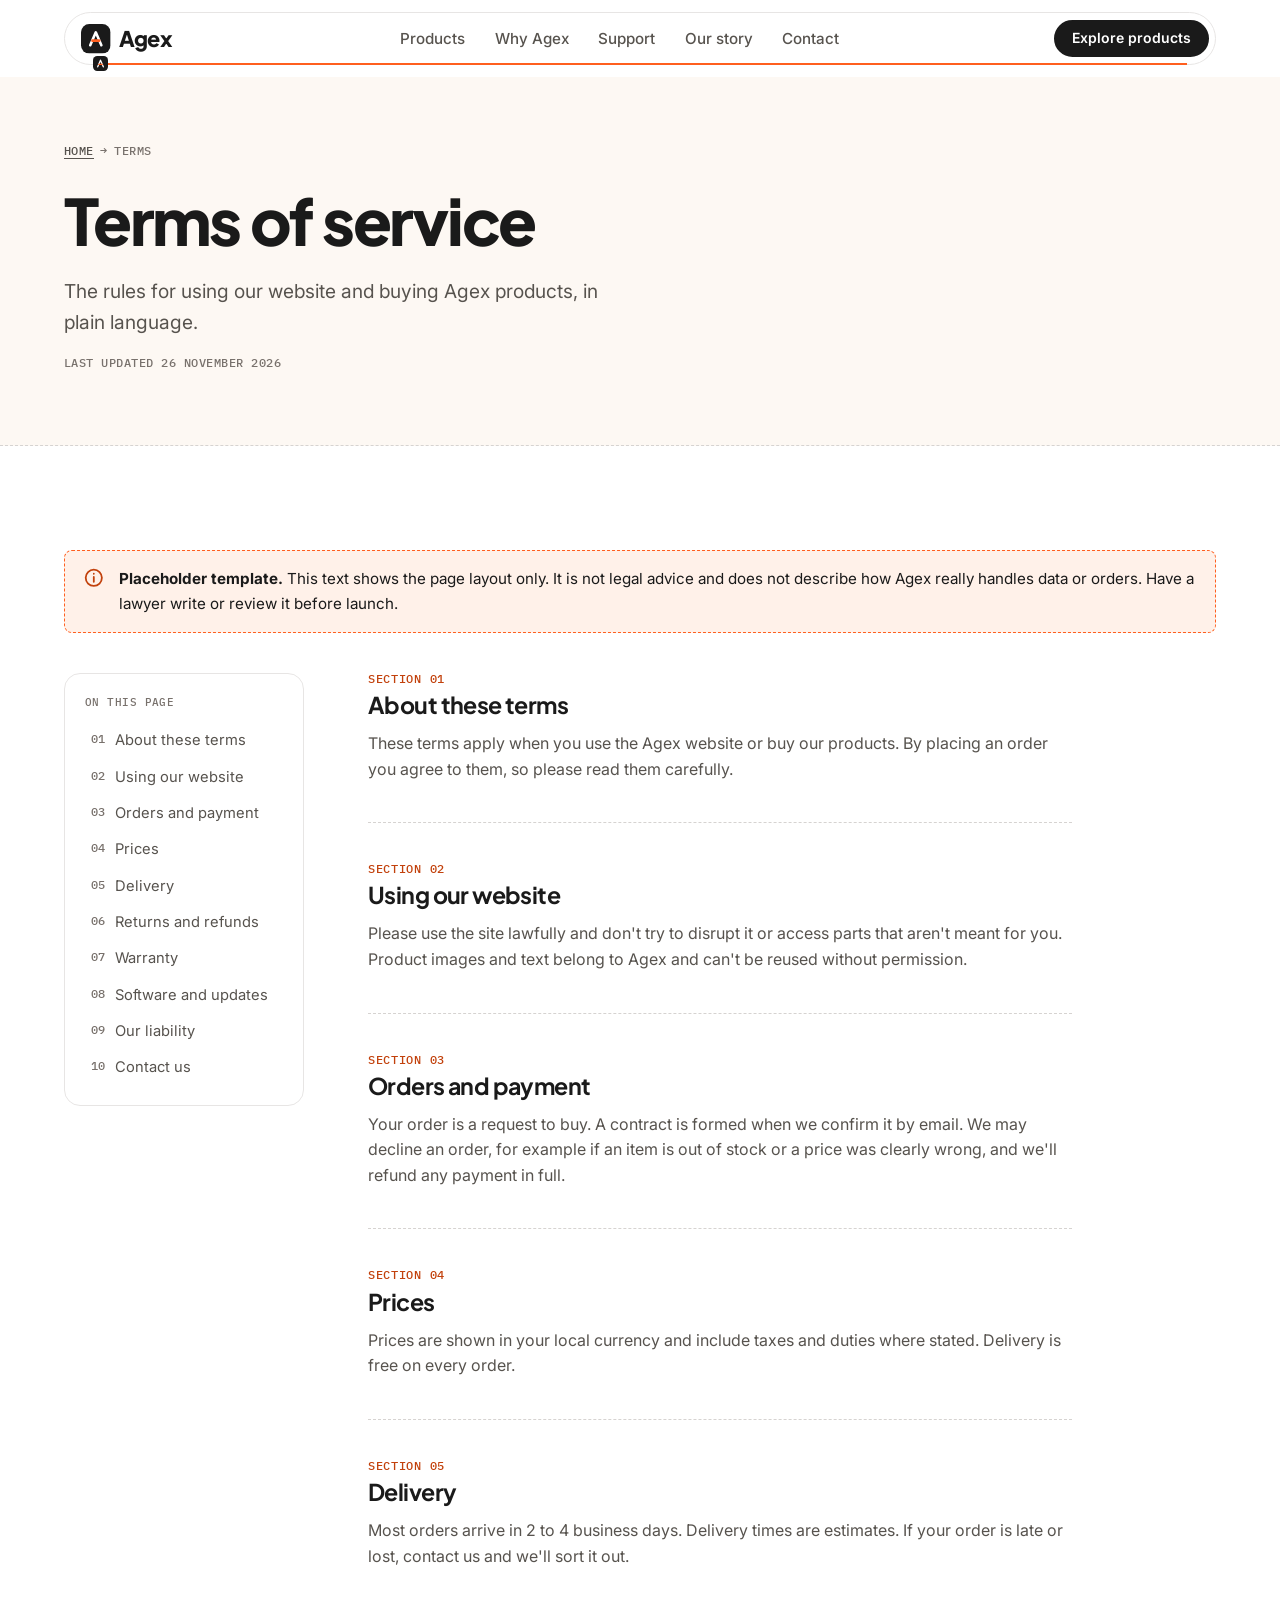
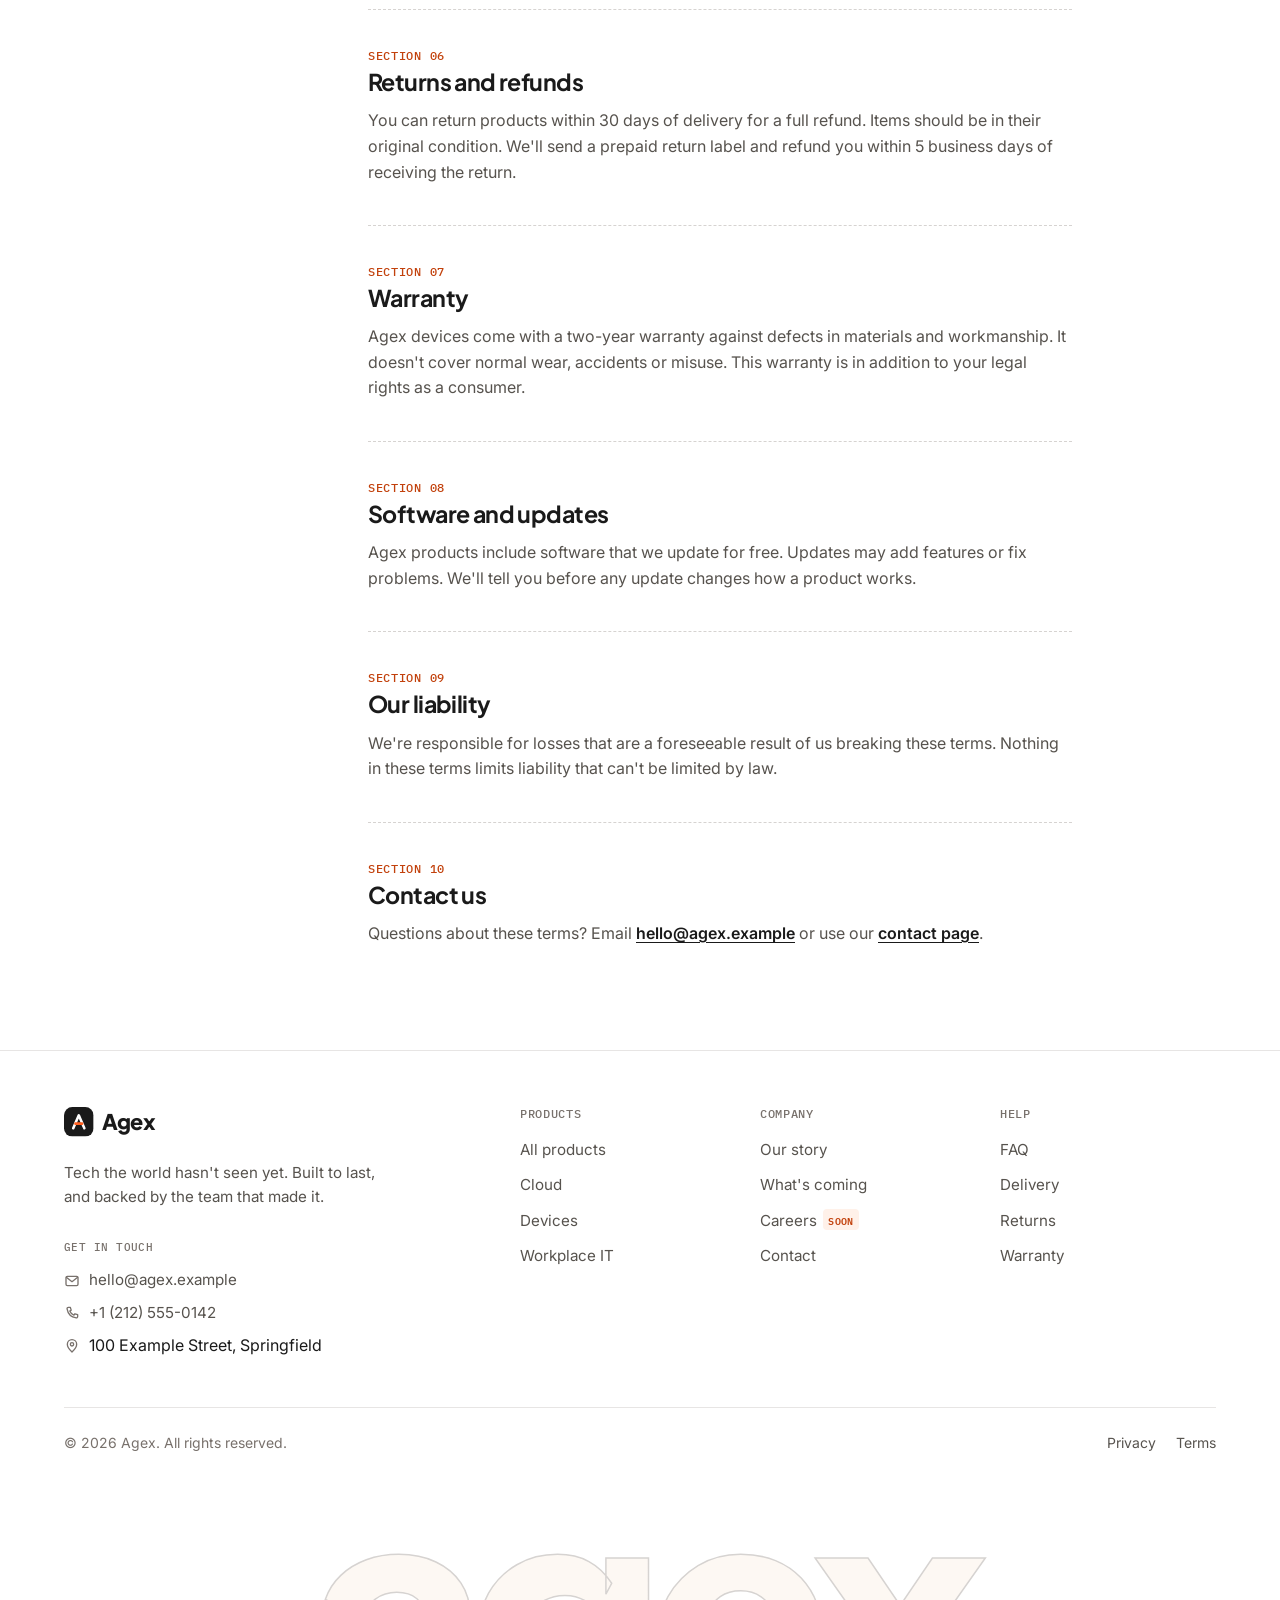
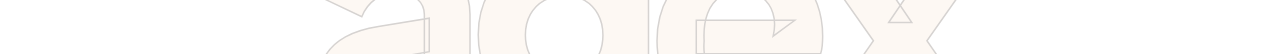
<file: application/website/terms.html>
<!doctype html>
<html lang="en">
<head>
<meta charset="utf-8">
<meta name="viewport" content="width=device-width, initial-scale=1">
<meta name="color-scheme" content="light">
<!-- PLACEHOLDER: Agex, its products, reviews, figures, team and contact details are made up. Replace them before launch. -->
<meta name="description" content="The rules for using our website and buying Agex products, in plain language.">
<title>Terms of service | Agex</title>
<link rel="icon" href="data:image/svg+xml,%3Csvg xmlns='http://www.w3.org/2000/svg' viewBox='0 0 32 32'%3E%3Crect width='32' height='32' rx='9' fill='%231a1a1a'/%3E%3Cpath d='M10 23 16 9l6 14' fill='none' stroke='%23fff' stroke-width='2.8' stroke-linecap='round' stroke-linejoin='round'/%3E%3Cpath d='M12.4 18h7.2' stroke='%23ff5f1f' stroke-width='2.8' stroke-linecap='round'/%3E%3C/svg%3E">
<link rel="preconnect" href="https://fonts.googleapis.com">
<link rel="preconnect" href="https://fonts.gstatic.com" crossorigin>
<link rel="stylesheet" href="https://fonts.googleapis.com/css2?family=IBM+Plex+Mono:wght@500;600&family=Inter:wght@400..600&family=Plus+Jakarta+Sans:wght@600..800&display=swap">
<link rel="stylesheet" href="css/style.css">
<script src="js/main.js" defer></script>
</head>
<body>
<a class="skip-link" href="#main">Skip to content</a>

<svg width="0" height="0" style="position:absolute" aria-hidden="true" focusable="false">
  <symbol id="i-logo" viewBox="0 0 32 32"><rect width="32" height="32" rx="9" fill="#1a1a1a"/><path d="M10 23 16 9l6 14" fill="none" stroke="#fff" stroke-width="2.8" stroke-linecap="round" stroke-linejoin="round"/><path d="M12.4 18h7.2" stroke="#ff5f1f" stroke-width="2.8" stroke-linecap="round"/></symbol>
  <symbol id="i-menu" viewBox="0 0 24 24"><path d="M4 7h16M4 12h16M4 17h16" fill="none" stroke="currentColor" stroke-width="2" stroke-linecap="round"/></symbol>
  <symbol id="i-check" viewBox="0 0 24 24"><path d="m5 12.5 4.5 4.5L19 7.5" fill="none" stroke="currentColor" stroke-width="2.4" stroke-linecap="round" stroke-linejoin="round"/></symbol>
  <symbol id="i-star" viewBox="0 0 24 24"><path d="m12 2.8 2.8 5.9 6.4.8-4.7 4.4 1.2 6.4L12 17.2l-5.7 3.1 1.2-6.4-4.7-4.4 6.4-.8z" fill="currentColor"/></symbol>
  <symbol id="i-mail" viewBox="0 0 24 24"><g fill="none" stroke="currentColor" stroke-width="2" stroke-linecap="round" stroke-linejoin="round"><rect x="3" y="5" width="18" height="14" rx="2"/><path d="m3.5 6.5 8.5 6.5 8.5-6.5"/></g></symbol>
  <symbol id="i-phone" viewBox="0 0 24 24"><path d="M6.6 3.5h2.8l1.4 4.2-2.1 1.4a11 11 0 0 0 6.2 6.2l1.4-2.1 4.2 1.4v2.8a2 2 0 0 1-2.2 2A16.8 16.8 0 0 1 4.6 5.7a2 2 0 0 1 2-2.2z" fill="none" stroke="currentColor" stroke-width="2" stroke-linejoin="round"/></symbol>
  <symbol id="i-pin" viewBox="0 0 24 24"><g fill="none" stroke="currentColor" stroke-width="2" stroke-linecap="round" stroke-linejoin="round"><path d="M12 21s-7-6.2-7-11.5a7 7 0 0 1 14 0C19 14.8 12 21 12 21z"/><circle cx="12" cy="9.5" r="2.5"/></g></symbol>
  <symbol id="i-clock" viewBox="0 0 24 24"><g fill="none" stroke="currentColor" stroke-width="2" stroke-linecap="round" stroke-linejoin="round"><circle cx="12" cy="12" r="9"/><path d="M12 7v5l3 2"/></g></symbol>
  <symbol id="i-info" viewBox="0 0 24 24"><g fill="none" stroke="currentColor" stroke-width="2" stroke-linecap="round"><circle cx="12" cy="12" r="9"/><path d="M12 11v5.5M12 7.5v.01"/></g></symbol>
</svg>

<header class="site-header">
  <div class="container">
    <div class="header-inner">
      <a class="logo" href="index.html" aria-label="Agex home">
        <svg aria-hidden="true"><use href="#i-logo"/></svg>
        Agex
      </a>

      <nav class="site-nav" aria-label="Primary">
        <button class="menu-button" type="button" popovertarget="site-menu" popovertargetaction="toggle" aria-controls="site-menu">
          <svg aria-hidden="true"><use href="#i-menu"/></svg>
          <span>Menu</span>
        </button>

        <ul id="site-menu" class="site-menu" popover="auto">
        <li><a href="products.html">Products</a></li>
        <li><a href="index.html#why">Why Agex</a></li>
        <li><a href="index.html#support">Support</a></li>
        <li><a href="about.html">Our story</a></li>
        <li><a href="contact.html">Contact</a></li>
          <li class="menu-actions">
            <a class="btn btn-primary btn-sm" href="products.html">Explore products</a>
          </li>
        </ul>
      </nav>

      <span class="route" aria-hidden="true"><span class="route-fill"></span><svg class="route-mark"><use href="#i-logo"/></svg></span>
    </div>
  </div>
</header>

<main id="main">

  <section class="page-head" aria-labelledby="page-title">
    <div class="container">
      <nav class="crumbs mono" aria-label="Breadcrumb"><ol><li><a href="index.html">Home</a></li><li aria-current="page">Terms</li></ol></nav>
      <h1 id="page-title">Terms of service</h1>
      <p class="lead">The rules for using our website and buying Agex products, in plain language.</p><p class="page-meta mono">Last updated 26 November 2026</p>
    </div>
  </section>

  <section class="section">
    <div class="container">
      <div class="notice" role="note">
        <svg aria-hidden="true"><use href="#i-info"/></svg>
        <p><strong>Placeholder template.</strong> This text shows the page layout only. It is not legal advice and does not describe how Agex really handles data or orders. Have a lawyer write or review it before launch.</p>
      </div>
      <div class="legal-grid">
        <nav class="toc" aria-label="On this page">
          <p class="mono">On this page</p>
          <ol>
            <li><a href="#about">About these terms</a></li>
            <li><a href="#using">Using our website</a></li>
            <li><a href="#orders">Orders and payment</a></li>
            <li><a href="#prices">Prices</a></li>
            <li><a href="#delivery">Delivery</a></li>
            <li><a href="#returns">Returns and refunds</a></li>
            <li><a href="#warranty">Warranty</a></li>
            <li><a href="#software">Software and updates</a></li>
            <li><a href="#liability">Our liability</a></li>
            <li><a href="#contact">Contact us</a></li>
          </ol>
        </nav>
        <article class="prose">
          <section id="about" aria-labelledby="about-title">
            <h2 id="about-title"><span class="mono">Section 01</span>About these terms</h2>
            <p>These terms apply when you use the Agex website or buy our products. By placing an order you agree to them, so please read them carefully.</p>
          </section>
          <section id="using" aria-labelledby="using-title">
            <h2 id="using-title"><span class="mono">Section 02</span>Using our website</h2>
            <p>Please use the site lawfully and don't try to disrupt it or access parts that aren't meant for you. Product images and text belong to Agex and can't be reused without permission.</p>
          </section>
          <section id="orders" aria-labelledby="orders-title">
            <h2 id="orders-title"><span class="mono">Section 03</span>Orders and payment</h2>
            <p>Your order is a request to buy. A contract is formed when we confirm it by email. We may decline an order, for example if an item is out of stock or a price was clearly wrong, and we'll refund any payment in full.</p>
          </section>
          <section id="prices" aria-labelledby="prices-title">
            <h2 id="prices-title"><span class="mono">Section 04</span>Prices</h2>
            <p>Prices are shown in your local currency and include taxes and duties where stated. Delivery is free on every order.</p>
          </section>
          <section id="delivery" aria-labelledby="delivery-title">
            <h2 id="delivery-title"><span class="mono">Section 05</span>Delivery</h2>
            <p>Most orders arrive in 2 to 4 business days. Delivery times are estimates. If your order is late or lost, contact us and we'll sort it out.</p>
          </section>
          <section id="returns" aria-labelledby="returns-title">
            <h2 id="returns-title"><span class="mono">Section 06</span>Returns and refunds</h2>
            <p>You can return products within 30 days of delivery for a full refund. Items should be in their original condition. We'll send a prepaid return label and refund you within 5 business days of receiving the return.</p>
          </section>
          <section id="warranty" aria-labelledby="warranty-title">
            <h2 id="warranty-title"><span class="mono">Section 07</span>Warranty</h2>
            <p>Agex devices come with a two-year warranty against defects in materials and workmanship. It doesn't cover normal wear, accidents or misuse. This warranty is in addition to your legal rights as a consumer.</p>
          </section>
          <section id="software" aria-labelledby="software-title">
            <h2 id="software-title"><span class="mono">Section 08</span>Software and updates</h2>
            <p>Agex products include software that we update for free. Updates may add features or fix problems. We'll tell you before any update changes how a product works.</p>
          </section>
          <section id="liability" aria-labelledby="liability-title">
            <h2 id="liability-title"><span class="mono">Section 09</span>Our liability</h2>
            <p>We're responsible for losses that are a foreseeable result of us breaking these terms. Nothing in these terms limits liability that can't be limited by law.</p>
          </section>
          <section id="contact" aria-labelledby="contact-title">
            <h2 id="contact-title"><span class="mono">Section 10</span>Contact us</h2>
            <p>Questions about these terms? Email <a href="mailto:hello@agex.example">hello@agex.example</a> or use our <a href="contact.html">contact page</a>.</p>
          </section>
        </article>
      </div>
    </div>
  </section>
</main>

<footer class="site-footer">
  <div class="container">
    <div class="footer-grid">
      <div class="footer-brand">
        <a class="logo" href="index.html" aria-label="Agex home">
          <svg aria-hidden="true"><use href="#i-logo"/></svg>
          Agex
        </a>
        <p>Tech the world hasn't seen yet. Built to last, and backed by the team that made it.</p>
        <address class="footer-contact">
          <span class="mono">Get in touch</span>
          <ul class="contact-list">
            <li><svg aria-hidden="true"><use href="#i-mail"/></svg><a href="mailto:hello@agex.example">hello@agex.example</a></li>
            <li><svg aria-hidden="true"><use href="#i-phone"/></svg><a href="tel:+12125550142">+1 (212) 555-0142</a></li>
            <li><svg aria-hidden="true"><use href="#i-pin"/></svg><span>100 Example Street, Springfield</span></li>
          </ul>
        </address>
      </div>
      <div class="footer-col">
        <h2 class="footer-title">Products</h2>
        <ul>
          <li><a href="products.html">All products</a></li>
          <li><a href="products.html?c=cloud">Cloud</a></li>
          <li><a href="products.html?c=devices">Devices</a></li>
          <li><a href="products.html?c=workplace">Workplace IT</a></li>
        </ul>
      </div>
      <div class="footer-col">
        <h2 class="footer-title">Company</h2>
        <ul>
          <li><a href="about.html">Our story</a></li>
          <li><a href="on-the-way.html">What's coming</a></li>
          <li><a href="on-the-way.html">Careers</a><span class="soon">Soon</span></li>
          <li><a href="contact.html">Contact</a></li>
        </ul>
      </div>
      <div class="footer-col">
        <h2 class="footer-title">Help</h2>
        <ul>
          <li><a href="contact.html#faq">FAQ</a></li>
          <li><a href="terms.html#delivery">Delivery</a></li>
          <li><a href="terms.html#returns">Returns</a></li>
          <li><a href="terms.html#warranty">Warranty</a></li>
        </ul>
      </div>
    </div>

    <div class="footer-bottom">
      <p>&copy; 2026 Agex. All rights reserved.</p>
      <ul class="footer-legal">
        <li><a href="privacy.html">Privacy</a></li>
        <li><a href="terms.html">Terms</a></li>
      </ul>
    </div>
  </div>
  <div class="wordmark" aria-hidden="true">agex</div>
</footer>
</body>
</html>
</file>
<file: application/website/css/style.css>
/* Agex site styles, shared by every page.
   Colours, fonts and radii are tokens on :root. Scroll animations near the end
   only run where supported and when the visitor hasn't asked for reduced motion. */

:root {
  /* Warm neutrals that match the ink and paper of the illustrations */
  --ink: #1a1a1a;
  --ink-hover: #333;
  --ink-soft: #57534e;      /* body copy, 7.6:1 on white */
  --muted: #78716c;         /* small print, 4.8:1 on white */
  --line: #e7e5e4;
  --line-strong: #d6d3d1;
  --surface: #ffffff;
  --surface-2: #f5f5f4;
  --paper: #fdf8f3;         /* alternate sections */
  --peach: #fff1e9;

  --accent: #ff5f1f;        /* brand orange: decoration, stars, highlights */
  --accent-soft: #ffb08a;   /* off-register edge, same as the illustrations */
  --accent-text: #c2410c;   /* orange that passes contrast as text (5.2:1) */

  --offset-shadow: -5px 5px 0 var(--accent-soft);

  --radius-sm: 8px;
  --radius: 16px;
  --radius-lg: 24px;

  --font-display: "Plus Jakarta Sans", ui-sans-serif, system-ui, sans-serif;
  --font-body: "Inter", ui-sans-serif, system-ui, -apple-system, "Segoe UI", Roboto, sans-serif;
  --font-mono: "IBM Plex Mono", ui-monospace, SFMono-Regular, Menlo, Consolas, monospace;

  color-scheme: light;
}

/* ---------- Base ---------- */

*,
*::before,
*::after {
  box-sizing: border-box;
}

html {
  -webkit-text-size-adjust: 100%;
  text-size-adjust: 100%;
  scroll-padding-top: 6rem; /* keeps anchors and focus clear of the sticky nav */
}

@media (prefers-reduced-motion: no-preference) {
  html {
    scroll-behavior: smooth;
  }
}

body {
  margin: 0;
  font: 400 1rem/1.6 var(--font-body);
  color: var(--ink);
  background: var(--surface);
  -webkit-font-smoothing: antialiased;
}

[hidden] {
  display: none !important;
}

img,
svg {
  display: block;
  max-width: 100%;
}

a {
  color: inherit;
}

h1,
h2,
h3 {
  margin: 0;
  font-family: var(--font-display);
  line-height: 1.1;
  letter-spacing: -0.025em;
  text-wrap: balance;
}

p {
  margin: 0;
  text-wrap: pretty;
}

ul,
ol,
dl,
dd {
  margin: 0;
  padding: 0;
}

ul,
ol {
  list-style: none;
}

:focus-visible {
  outline: 2px solid var(--ink);
  outline-offset: 3px;
}

.container {
  width: min(100% - 2rem, 72rem);
  margin-inline: auto;
}

@media (min-width: 40rem) {
  .container {
    width: min(100% - 3rem, 72rem);
  }
}

.sr-only {
  position: absolute;
  width: 1px;
  height: 1px;
  overflow: hidden;
  clip-path: inset(50%);
  white-space: nowrap;
}

.skip-link {
  position: absolute;
  inset-inline-start: 1rem;
  inset-block-start: -10rem;
  z-index: 100;
  padding: 0.6rem 1rem;
  border-radius: var(--radius-sm);
  background: var(--ink);
  color: #fff;
  font-weight: 600;
}

.skip-link:focus {
  inset-block-start: 1rem;
}

/* Monospace caption text */
.mono {
  font-family: var(--font-mono);
  font-size: 0.78rem;
  font-weight: 500;
  letter-spacing: 0.04em;
  text-transform: uppercase;
}

.pulse {
  flex: none;
  width: 0.5rem;
  height: 0.5rem;
  border-radius: 50%;
  background: var(--accent);
}

@media (prefers-reduced-motion: no-preference) {
  .pulse {
    animation: pulse 2s ease-out infinite;
  }
}

@keyframes pulse {
  from { box-shadow: 0 0 0 0 rgb(255 95 31 / 0.55); }
  to { box-shadow: 0 0 0 0.5rem rgb(255 95 31 / 0); }
}

/* ---------- Buttons ---------- */

.btn {
  display: inline-flex;
  align-items: center;
  justify-content: center;
  gap: 0.5rem;
  padding: 0.75rem 1.4rem;
  border: 2px solid var(--ink);
  border-radius: var(--radius-sm);
  font: 600 0.95rem/1.2 var(--font-body);
  text-decoration: none;
  white-space: nowrap;
  cursor: pointer;
  transition: background-color 0.2s, border-color 0.2s, color 0.2s, box-shadow 0.2s;
}

@media (prefers-reduced-motion: no-preference) {
  .btn {
    transition-property: background-color, border-color, color, box-shadow, translate;
  }

  .btn:active {
    translate: 0 1px;
  }
}

.btn-primary {
  background: var(--ink);
  color: #fff;
}

.btn-primary:hover {
  background: var(--ink-hover);
  border-color: var(--ink-hover);
}

.btn-outline {
  background: var(--surface);
  color: var(--ink);
}

.btn-outline:hover {
  background: var(--surface-2);
}

.btn-sm {
  padding: 0.5rem 1rem;
  font-size: 0.875rem;
}

.text-link {
  display: inline-flex;
  gap: 0.35rem;
  font-weight: 600;
  text-underline-offset: 4px;
}

/* ---------- Shared bits: stars, avatars ---------- */

.stars {
  display: inline-flex;
  gap: 2px;
  color: var(--accent);
}

.stars svg {
  width: 1rem;
  height: 1rem;
}

.avatar {
  display: grid;
  flex: none;
  place-items: center;
  width: 2.4rem;
  height: 2.4rem;
  border: 2px solid var(--surface);
  border-radius: 50%;
  background: var(--av-bg);
  color: var(--av-fg);
  font: 700 0.72rem/1 var(--font-body);
}

.av-1 { --av-bg: var(--ink); --av-fg: #fff; }
.av-2 { --av-bg: var(--accent); --av-fg: var(--ink); }
.av-3 { --av-bg: #ffe1d2; --av-fg: var(--ink); }
.av-4 { --av-bg: var(--line); --av-fg: var(--ink); }

/* ---------- Header: floating pill nav ----------
   One nav list for every width. js/main.js adds .is-wide to the header when the
   links fit on one row; otherwise the list is a popover opened by the Menu button. */

.site-header {
  position: sticky;
  inset-block-start: 0;
  z-index: 50;
  padding-block: 0.75rem;
  container: site-header / scroll-state;
}

.header-inner {
  position: relative;
  display: flex;
  align-items: center;
  justify-content: space-between;
  gap: 1rem;
  padding: 0.4rem 0.4rem 0.4rem 1rem;
  border: 1px solid var(--line);
  border-radius: 999px;
  background: rgb(255 255 255 / 0.85);
  -webkit-backdrop-filter: saturate(1.4) blur(14px);
  backdrop-filter: saturate(1.4) blur(14px);
  transition: box-shadow 0.3s, border-color 0.3s;
}

/* When the pill is stuck to the top, lift it off the page (supporting browsers) */
@container site-header scroll-state(stuck: top) {
  .header-inner {
    border-color: var(--line-strong);
    box-shadow: 0 14px 34px -18px rgb(26 26 26 / 0.4);
  }
}

/* Keep the row's natural width measurable */
.header-inner > * {
  flex-shrink: 0;
  white-space: nowrap;
}

.logo {
  display: inline-flex;
  align-items: center;
  gap: 0.5rem;
  font: 800 1.35rem/1 var(--font-display);
  letter-spacing: -0.03em;
  text-decoration: none;
  border-radius: var(--radius-sm);
}

.logo svg {
  width: 1.85rem;
  height: 1.85rem;
}

.menu-button {
  anchor-name: --menu-button;
  display: inline-flex;
  align-items: center;
  gap: 0.5rem;
  padding: 0.55rem 1rem;
  border: 1px solid var(--line);
  border-radius: 999px;
  background: var(--surface);
  color: var(--ink);
  font: 500 0.9rem/1 var(--font-body);
  cursor: pointer;
}

.menu-button:hover {
  background: var(--surface-2);
}

.menu-button svg {
  width: 1.15rem;
  height: 1.15rem;
}

/* Collapsed layout: the list is a popover panel under the Menu button */
.site-menu {
  position: fixed;
  inset: auto;
  inset-block-start: 5rem; /* used where anchor() is unsupported */
  inset-block-start: anchor(--menu-button bottom);
  inset-inline-end: 1rem;
  inline-size: min(80vw, 20rem);
  inline-size: min(80dvw, 20rem);
  max-inline-size: calc(100dvw - 2rem);
  block-size: fit-content;
  max-block-size: calc(100dvh - 7rem);
  margin: 0.6rem 0 0;
  padding: 0.5rem;
  overflow: auto;
  border: 1px solid var(--line);
  border-radius: var(--radius);
  background: var(--surface);
  color: var(--ink);
  box-shadow: 0 24px 48px -20px rgb(0 0 0 / 0.22);
}

.site-menu:is(:popover-open, .\:popover-open) {
  display: grid;
  gap: 0.125rem;
}

.site-menu a:not(.btn) {
  display: block;
  padding: 0.65rem 0.8rem;
  border-radius: var(--radius-sm);
  color: var(--ink-soft);
  font-weight: 500;
  text-decoration: none;
}

.site-menu a:not(.btn):hover {
  background: var(--surface-2);
  color: var(--ink);
}

/* Current page: filled chip and bolder text, not colour alone */
.site-menu a[aria-current="page"] {
  background: var(--surface-2);
  color: var(--ink);
  font-weight: 600;
}

.menu-actions {
  display: grid;
  gap: 0.5rem;
  margin-block-start: 0.5rem;
  padding-block-start: 0.75rem;
  border-block-start: 1px solid var(--line);
}

/* Wide layout: the same list, inline in the pill */
.site-header.is-wide .menu-button {
  display: none;
}

.site-header.is-wide .site-nav {
  flex-grow: 1;
}

.site-header.is-wide .site-menu {
  position: static;
  display: flex;
  align-items: center;
  gap: 0.15rem;
  inline-size: auto;
  max-inline-size: none;
  block-size: auto;
  max-block-size: none;
  margin: 0;
  padding: 0;
  overflow: visible;
  border: 0;
  background: transparent;
  box-shadow: none;
}

.site-header.is-wide .site-menu::backdrop {
  display: none;
}

/* Auto margins centre the links between the logo and the buttons */
.site-header.is-wide .site-menu > li:first-child {
  margin-inline-start: auto;
}

.site-header.is-wide .site-menu a:not(.btn) {
  padding: 0.45rem 0.85rem;
  border-radius: 999px;
  font-size: 0.95rem;
}

.site-header.is-wide .menu-actions {
  display: flex;
  align-items: center;
  gap: 0.35rem;
  margin: 0 0 0 auto;
  padding: 0;
  border: 0;
}

.site-header.is-wide .menu-actions .btn {
  border-radius: 999px;
}

/* Stops transitions while js/main.js measures the row */
.site-header.is-measuring * {
  transition: none !important;
}

/* Popover polyfill: keep popovers hidden until it has loaded */
@supports not selector(:popover-open) {
  [popover]:not(.\:popover-open) {
    display: none;
  }
}

/* Scroll progress along the bottom of the pill (decorative) */
.route {
  display: none;
}

/* ---------- Inner page header ---------- */

.page-head {
  padding-block: clamp(2rem, 1rem + 4vw, 4rem) clamp(2.5rem, 1.5rem + 4vw, 4.5rem);
  border-block-end: 1px dashed var(--line-strong);
  background: var(--paper);
}

.crumbs ol {
  display: flex;
  flex-wrap: wrap;
  gap: 0.4rem;
  margin-block-end: 1.5rem;
  color: var(--muted);
}

.crumbs li + li::before {
  content: "\2192";
  margin-inline-end: 0.4rem;
}

.crumbs a {
  color: var(--ink-soft);
  text-underline-offset: 3px;
}

.page-head h1 {
  max-width: 18ch;
  font-size: clamp(2.4rem, 1.4rem + 4vw, 4rem);
  font-weight: 800;
  letter-spacing: -0.035em;
}

.page-head .lead {
  max-width: 40rem;
}

.page-meta {
  margin-block-start: 1rem;
  color: var(--muted);
}

/* ---------- Hero ---------- */

.hero {
  padding-block: clamp(1.5rem, 0.5rem + 4vw, 4rem) clamp(3rem, 2rem + 4vw, 5.5rem);
}

.hero-grid {
  display: grid;
  gap: 3rem;
  align-items: center;
}

@media (min-width: 56rem) {
  .hero-grid {
    grid-template-columns: 1.05fr 1fr;
  }
}

.hero h1 {
  isolation: isolate; /* keeps the scribble behind the text */
  font-size: clamp(2.5rem, 1.4rem + 4.4vw, 4.4rem);
  font-weight: 800;
  line-height: 1.06;
  letter-spacing: -0.035em;
}

/* Display headings: pull , . ? in to the word before them, and close up apostrophes */
.punct {
  margin-inline-start: -0.07em;
}

.apos {
  margin-inline: -0.05em;
}

/* Hand-drawn underline under one word */
.scribble {
  position: relative;
  white-space: nowrap;
}

.scribble::after {
  content: "";
  position: absolute;
  z-index: -1;
  inset-inline: -0.04em;
  inset-block-end: -0.12em;
  block-size: 0.32em;
  background: url("data:image/svg+xml,%3Csvg xmlns='http://www.w3.org/2000/svg' viewBox='0 0 200 16' preserveAspectRatio='none'%3E%3Cpath d='M3 10C45 4 98 3 140 5.5c22 1.5 40 3 56-1' fill='none' stroke='%23ff5f1f' stroke-width='5' stroke-linecap='round' vector-effect='non-scaling-stroke'/%3E%3Cpath d='M34 13.5c40-3.5 88-4.5 126-2' fill='none' stroke='%23ffb08a' stroke-width='3' stroke-linecap='round' vector-effect='non-scaling-stroke'/%3E%3C/svg%3E") center / 100% 100% no-repeat;
}

.lead {
  max-width: 36rem;
  margin-block-start: 1.25rem;
  color: var(--ink-soft);
  font-size: clamp(1.05rem, 1rem + 0.3vw, 1.2rem);
}

.hero-actions {
  display: flex;
  flex-wrap: wrap;
  gap: 0.75rem;
  margin-block-start: 2rem;
}

@media (max-width: 30rem) {
  .hero-actions .btn {
    flex: 1 1 auto;
  }
}

/* One quiet line of social proof */
.proof {
  display: flex;
  flex-wrap: wrap;
  align-items: center;
  gap: 0.35rem 0.75rem;
  margin-block-start: 1.75rem;
  color: var(--ink-soft);
  font-size: 0.9rem;
}

.proof strong {
  color: var(--ink);
  font-weight: 600;
}

.hero-art {
  position: relative;
  max-width: 34rem;
  margin-inline: auto;
  width: 100%;
}

.hero-art img {
  width: 100%;
  height: auto;
}

/* ---------- Logo strip (end of the trust section) ---------- */

.logos {
  margin-block-start: 3.5rem;
}

.logos h3 {
  color: var(--muted);
  text-align: center;
}

.logo-row {
  display: flex;
  flex-wrap: wrap;
  justify-content: center;
  gap: 1.25rem 2.75rem;
  margin-block-start: 1.5rem;
}

.logo-row li {
  display: inline-flex;
  align-items: center;
  gap: 0.5rem;
  color: var(--muted);
  font: 700 1.2rem/1 var(--font-display);
  letter-spacing: -0.02em;
}

.logo-row svg {
  width: 1.35rem;
  height: 1.35rem;
}

/* ---------- Sections ---------- */

.section {
  padding-block: clamp(4rem, 2.5rem + 5vw, 7rem);
}

.section-alt {
  background: var(--paper);
  border-block: 1px solid var(--line);
}

/* Editorial heading: title on the left, intro on the right */
.section-head {
  display: grid;
  gap: 1rem 3rem;
  align-items: end;
}

@media (min-width: 56rem) {
  .section-head {
    grid-template-columns: 1.25fr 1fr;
  }
}

.section-head p {
  max-width: 32rem;
  color: var(--ink-soft);
  font-size: 1.1rem;
}

.section-head strong {
  color: var(--ink);
  font-weight: 600;
}

.section-title {
  font-size: clamp(2rem, 1.35rem + 2.6vw, 3.1rem);
  font-weight: 700;
  letter-spacing: -0.03em;
}

.section-foot {
  display: flex;
  justify-content: center;
  margin-block-start: 2.5rem;
}

/* ---------- Why Agex: reliability ---------- */

.why-grid {
  display: grid;
  gap: 3rem;
  align-items: center;
}

@media (min-width: 56rem) {
  .why-grid {
    grid-template-columns: 1fr 1.1fr;
    gap: 4rem;
  }
}

.why-grid .why-copy > p {
  margin-block-start: 1rem;
  color: var(--ink-soft);
  font-size: 1.1rem;
}

/* How we test: short checklist with hand-ticked boxes */
.checklist {
  display: grid;
  gap: 0.85rem;
  margin-block-start: 1.75rem;
}

.checklist li {
  display: flex;
  align-items: center;
  gap: 0.75rem;
  font-weight: 500;
}

.tick {
  flex: none;
  width: 1.5rem;
  height: 1.5rem;
  padding: 0.15rem;
  border: 1.5px solid var(--ink);
  border-radius: 5px;
  background: var(--surface);
  color: var(--accent-text);
  box-shadow: -2px 2px 0 var(--accent-soft);
}

.tick path {
  fill: none;
  stroke: currentColor;
  stroke-width: 3;
  stroke-linecap: round;
  stroke-linejoin: round;
  stroke-dasharray: 1; /* with pathLength="1", lets the tick be drawn in */
}

.stats-note {
  margin-block-start: 1rem;
  color: var(--muted);
  font-size: 0.85rem;
}

/* Reliability numbers: big figure on top, label underneath */
.stats {
  display: grid;
  grid-template-columns: repeat(auto-fit, minmax(min(100%, 13rem), 1fr));
  gap: 1rem;
}

.stat {
  display: flex;
  flex-direction: column-reverse;
  justify-content: flex-end; /* top-aligned, since the column is reversed */
  gap: 0.4rem;
  padding: 1.5rem;
  border: 1.5px solid var(--ink);
  border-radius: var(--radius);
  background: var(--surface);
}

.stat:first-child {
  box-shadow: var(--offset-shadow);
}

.stat dd {
  font: 800 clamp(2rem, 1.5rem + 1.5vw, 2.6rem)/1 var(--font-display);
  font-variant-numeric: tabular-nums; /* digits keep their width while counting up */
  letter-spacing: -0.03em;
}

.stat dt {
  color: var(--ink-soft);
  font-size: 0.95rem;
}

/* ---------- Trust ---------- */

.trust-points {
  display: grid;
  grid-template-columns: repeat(auto-fit, minmax(min(100%, 17rem), 1fr));
  gap: 1.5rem;
  margin-block-start: 3rem;
}

/* Small doodle above each point. The negative margin lines its drawing,
   not its transparent padding, up with the heading. */
.trust-point img {
  width: 9rem;
  height: auto;
  margin-inline-start: -0.9rem;
}

.trust-point h3 {
  margin-block-start: 0.6rem;
  font-size: 1.2rem;
  font-weight: 700;
}

.trust-point p {
  margin-block-start: 0.4rem;
  color: var(--ink-soft);
}

/* ---------- Support steps ---------- */

.steps {
  display: grid;
  grid-template-columns: repeat(auto-fit, minmax(min(100%, 14rem), 1fr));
  gap: 2rem 1.5rem;
  margin-block-start: 3rem;
}

.step {
  padding-block-start: 1.1rem;
  border-block-start: 2px solid var(--ink);
}

.step .mono {
  color: var(--accent-text);
}

.step h3 {
  margin-block-start: 0.6rem;
  font-size: 1.2rem;
  font-weight: 700;
}

.step p {
  margin-block-start: 0.4rem;
  color: var(--ink-soft);
}

/* ---------- Products ---------- */

.product-grid {
  display: grid;
  grid-template-columns: repeat(auto-fit, minmax(min(100%, 17rem), 1fr));
  gap: 1.5rem;
  margin-block-start: 3rem;
}

.product {
  display: flex;
  flex-direction: column;
  overflow: hidden;
  border: 1px solid var(--line);
  border-radius: var(--radius);
  background: var(--surface);
  transition: box-shadow 0.25s, border-color 0.25s;
}

.product:hover {
  border-color: var(--ink);
  box-shadow: var(--offset-shadow);
}

.product-media {
  position: relative;
  aspect-ratio: 4 / 3;
  background: var(--surface-2);
  border-block-end: 1px solid var(--line);
}

.product-media.is-warm {
  background: var(--peach);
}

.product-media img {
  width: 100%;
  height: 100%;
  object-fit: contain;
}

.product-tag {
  position: absolute;
  inset-block-start: 0.85rem;
  inset-inline-start: 0.85rem;
  padding: 0.25rem 0.65rem;
  border-radius: 999px;
  background: var(--ink);
  color: #fff;
  font-size: 0.75rem;
  font-weight: 600;
}

.product-body {
  display: flex;
  flex: 1;
  flex-direction: column;
  gap: 0.5rem;
  padding: 1.25rem 1.25rem 1.4rem;
}

.sku {
  color: var(--muted);
  font-size: 0.7rem;
}

.product h3 {
  font-size: 1.3rem;
  font-weight: 700;
}

.product p {
  color: var(--ink-soft);
}

.rating {
  display: flex;
  align-items: center;
  gap: 0.45rem;
  font-size: 0.875rem;
}

.rating .stars svg {
  width: 0.9rem;
  height: 0.9rem;
}

.rating strong {
  color: var(--ink);
  font-weight: 600;
}

.product-foot {
  display: flex;
  align-items: center;
  justify-content: space-between;
  gap: 1rem;
  margin-block-start: auto;
  padding-block-start: 1rem;
}

.price {
  font: 800 1.55rem/1 var(--font-display);
  letter-spacing: -0.03em;
}

.price small {
  color: var(--muted);
  font: 500 0.8rem var(--font-body);
  letter-spacing: 0;
}

/* Product page filters */
.filter-bar {
  display: flex;
  flex-wrap: wrap;
  align-items: center;
  justify-content: space-between;
  gap: 1rem;
}

.filters {
  display: flex;
  flex-wrap: wrap;
  gap: 0.5rem;
}

.filters button {
  padding: 0.5rem 1rem;
  border: 1.5px solid var(--line-strong);
  border-radius: 999px;
  background: var(--surface);
  color: var(--ink-soft);
  font: 500 0.9rem/1 var(--font-body);
  cursor: pointer;
}

.filters button:hover {
  border-color: var(--ink);
  color: var(--ink);
}

.filters button[aria-pressed="true"] {
  border-color: var(--ink);
  background: var(--ink);
  color: #fff;
}

.count {
  color: var(--muted);
}

.promises {
  display: grid;
  grid-template-columns: repeat(auto-fit, minmax(min(100%, 14rem), 1fr));
  gap: 1rem;
  margin-block-start: 2.5rem;
}

.promise {
  padding: 1.25rem 1.4rem;
  border: 1.5px dashed var(--line-strong);
  border-radius: var(--radius);
  background: var(--surface);
}

.promise .mono {
  color: var(--accent-text);
}

.promise strong {
  display: block;
  margin-block-start: 0.4rem;
  font: 700 1.15rem/1.3 var(--font-display);
}

.promise p {
  margin-block-start: 0.3rem;
  color: var(--ink-soft);
  font-size: 0.95rem;
}

/* ---------- Reviews as postcards ---------- */

.postcards {
  display: grid;
  grid-template-columns: repeat(auto-fit, minmax(min(100%, 18rem), 1fr));
  gap: 2rem 1.5rem;
  margin-block-start: 3.5rem;
}

.postcard {
  display: flex;
}

.postcard figure {
  display: flex;
  flex-direction: column;
  gap: 1rem;
  width: 100%;
  margin: 0;
  padding: 1.4rem 1.5rem 1.25rem;
  border: 1px solid var(--line);
  border-radius: 6px;
  background: #fffdfa;
  box-shadow: 0 18px 30px -24px rgb(26 26 26 / 0.35);
  rotate: var(--tilt, 0deg);
  transition: box-shadow 0.3s;
}

@media (prefers-reduced-motion: no-preference) {
  .postcard figure {
    transition-property: rotate, box-shadow;
  }
}

.postcard:nth-child(1) { --tilt: -1.2deg; }
.postcard:nth-child(2) { --tilt: 0.8deg; }
.postcard:nth-child(3) { --tilt: -0.6deg; }

.postcard figure:hover {
  rotate: 0deg;
}

.postcard.is-featured figure {
  border-color: var(--ink);
  box-shadow: var(--offset-shadow);
}

.postcard blockquote {
  margin: 0;
  font-size: 1.05rem;
  line-height: 1.65;
}

.postcard figcaption {
  display: flex;
  align-items: center;
  gap: 0.75rem;
  margin-block-start: auto;
  padding-block-start: 1.1rem;
  border-block-start: 1px dashed var(--line-strong);
  color: var(--ink-soft);
  font-size: 0.875rem;
  line-height: 1.4;
}

.postcard figcaption strong {
  display: block;
  color: var(--ink);
  font-size: 0.95rem;
  font-weight: 600;
}

/* ---------- Story (about page) ---------- */

.story-grid {
  display: grid;
  grid-template-areas: "copy" "art";
  gap: 2.5rem;
  align-items: center;
}

.story-copy {
  grid-area: copy;
}

.story-art {
  grid-area: art;
}

.story-art img {
  width: 100%;
  max-width: 30rem;
  height: auto;
  margin-inline: auto;
}

@media (min-width: 56rem) {
  .story-grid {
    grid-template-columns: 1fr 1fr;
    grid-template-areas: "art copy";
    gap: 4rem;
  }
}

.story-copy > p {
  margin-block-start: 1rem;
  color: var(--ink-soft);
  font-size: 1.05rem;
}

.story-copy .text-link {
  margin-block-start: 1.25rem;
}

/* ---------- FAQ (native <details> accordion) ---------- */

.faq-grid {
  display: grid;
  gap: 2.5rem;
}

@media (min-width: 56rem) {
  .faq-grid {
    grid-template-columns: 1fr 1.4fr;
    align-items: start;
    gap: 4rem;
  }
}

.faq-intro p {
  margin-block-start: 1rem;
  color: var(--ink-soft);
  font-size: 1.05rem;
}

.faq-intro .btn {
  margin-block-start: 1.75rem;
}

.faq-list {
  border-block-start: 2px solid var(--ink);
}

.faq-list details {
  border-block-end: 1px dashed var(--line-strong);
}

.faq-list summary {
  display: flex;
  align-items: center;
  gap: 0.75rem;
  padding: 1.15rem 0.25rem;
  font-size: 1.05rem;
  font-weight: 600;
  list-style: none; /* removes the default triangle */
  cursor: pointer;
}

.faq-list summary::-webkit-details-marker {
  display: none;
}

.faq-list summary:hover {
  color: var(--accent-text);
}

/* Chevron right before the question; points down when open */
.faq-list summary::before {
  content: "";
  flex-shrink: 0;
  inline-size: 1.15rem;
  block-size: 1.15rem;
  background-color: currentColor;
  -webkit-mask: url("data:image/svg+xml,%3Csvg xmlns='http://www.w3.org/2000/svg' viewBox='0 0 24 24' fill='none' stroke='black' stroke-width='2.5' stroke-linecap='round' stroke-linejoin='round'%3E%3Cpath d='m6 9 6 6 6-6'/%3E%3C/svg%3E") no-repeat center / contain;
  mask: url("data:image/svg+xml,%3Csvg xmlns='http://www.w3.org/2000/svg' viewBox='0 0 24 24' fill='none' stroke='black' stroke-width='2.5' stroke-linecap='round' stroke-linejoin='round'%3E%3Cpath d='m6 9 6 6 6-6'/%3E%3C/svg%3E") no-repeat center / contain;
  rotate: -90deg;
}

.faq-list summary:dir(rtl)::before {
  rotate: 90deg;
}

.faq-list details[open] > summary::before {
  rotate: 0deg;
}

.faq-answer {
  padding: 0 0.25rem 1.25rem 2.15rem;
  color: var(--ink-soft);
}

/* Slide open and closed where supported; instant elsewhere */
.faq-list details::details-content {
  interpolate-size: allow-keywords;
  overflow: clip;
  contain: layout;
}

.faq-list details:not([open])::details-content {
  block-size: 0;
}

@media (prefers-reduced-motion: no-preference) {
  .faq-list summary::before {
    transition: rotate 0.2s;
  }

  .faq-list details::details-content {
    transition: block-size, content-visibility, display;
    transition-duration: 0.3s;
    transition-timing-function: ease-in-out;
    transition-behavior: allow-discrete;
  }
}

/* ---------- Call to action ---------- */

.cta {
  padding-block: clamp(1rem, 0.5rem + 2vw, 2rem) clamp(4rem, 2.5rem + 5vw, 7rem);
}

.cta-box {
  display: flex;
  flex-direction: column;
  align-items: center;
  padding: clamp(2.5rem, 1.5rem + 4vw, 4.5rem) clamp(1.25rem, 0.5rem + 4vw, 5rem);
  border: 1.5px solid var(--ink);
  border-radius: var(--radius-lg);
  background: var(--paper);
  box-shadow: -8px 8px 0 var(--accent-soft);
  text-align: center;
}

.cta-box h2 {
  font-size: clamp(2rem, 1.3rem + 3vw, 3.2rem);
  font-weight: 800;
  letter-spacing: -0.035em;
}

.cta-box p {
  max-width: 36rem;
  margin-block-start: 0.9rem;
  color: var(--ink-soft);
  font-size: 1.1rem;
}

.cta-actions {
  position: relative;
  display: flex;
  flex-wrap: wrap;
  justify-content: center;
  gap: 0.75rem;
  margin-block-start: 1.75rem;
}

/* Hand-drawn arrow toward the main button: the box's only doodle */
.cta-doodle {
  display: none;
}

@media (min-width: 48rem) {
  .cta-doodle {
    display: block;
    position: absolute;
    inset-inline-end: calc(100% + 0.75rem);
    inset-block-start: -2.4rem;
    width: 6.5rem;
    height: auto;
    color: var(--accent);
  }
}

.guarantees {
  display: flex;
  flex-wrap: wrap;
  justify-content: center;
  gap: 0.5rem 1.5rem;
  margin-block-start: 1.75rem;
  color: var(--ink-soft);
  font-size: 0.9rem;
}

.guarantees li {
  display: inline-flex;
  align-items: center;
  gap: 0.4rem;
}

.guarantees svg {
  width: 1rem;
  height: 1rem;
  color: var(--accent-text);
}

/* ---------- About page ---------- */

.timeline {
  display: grid;
  gap: 2.25rem;
  max-width: 44rem;
  margin-block-start: 3rem;
  padding-inline-start: 2.5rem;
}

.timeline li {
  position: relative;
}

/* The road to the next stop. The last one trails off: the route continues. */
.timeline li::after {
  content: "";
  position: absolute;
  inset-inline-start: calc(-1.85rem - 1px);
  inset-block-start: 0.75rem;
  width: 2px;
  height: calc(100% + 2.25rem);
  background: var(--ink);
  transform-origin: top;
}

.timeline li:last-child::after {
  height: calc(100% + 1rem);
  background: repeating-linear-gradient(180deg, var(--accent) 0 6px, transparent 6px 12px);
  -webkit-mask: linear-gradient(#000 40%, transparent);
  mask: linear-gradient(#000 40%, transparent);
}

/* A stop on the route */
.timeline li::before {
  content: "";
  position: absolute;
  z-index: 1;
  inset-inline-start: -2.4rem;
  inset-block-start: 0.2rem;
  width: 1.1rem;
  height: 1.1rem;
  border: 2px solid var(--ink);
  border-radius: 50%;
  background: var(--surface);
}

.timeline li.is-now::before {
  border-color: var(--accent);
  background: var(--accent);
  box-shadow: 0 0 0 4px var(--peach);
}

.timeline .mono {
  color: var(--accent-text);
}

.timeline h3 {
  margin-block-start: 0.3rem;
  font-size: 1.3rem;
  font-weight: 700;
}

.timeline p {
  margin-block-start: 0.35rem;
  color: var(--ink-soft);
}

.values {
  display: grid;
  grid-template-columns: repeat(auto-fit, minmax(min(100%, 16rem), 1fr));
  gap: 1.5rem;
  margin-block-start: 3rem;
}

.value {
  padding: 1.75rem;
  border: 1.5px solid var(--ink);
  border-radius: var(--radius);
  background: var(--surface);
  transition: box-shadow 0.25s;
}

.value:hover {
  box-shadow: var(--offset-shadow);
}

.value .mono {
  color: var(--accent-text);
  font-size: 1.6rem;
  font-weight: 600;
}

.value h3 {
  margin-block-start: 0.75rem;
  font-size: 1.3rem;
  font-weight: 700;
}

.value p {
  margin-block-start: 0.5rem;
  color: var(--ink-soft);
}

.team {
  display: grid;
  grid-template-columns: repeat(auto-fit, minmax(min(100%, 13rem), 1fr));
  gap: 1.25rem;
  margin-block-start: 3rem;
}

.member {
  padding: 1.5rem;
  border: 1px solid var(--line);
  border-radius: var(--radius);
  background: var(--surface);
}

.member .avatar {
  width: 3.5rem;
  height: 3.5rem;
  font-size: 1rem;
}

.member h3 {
  margin-block-start: 1rem;
  font-size: 1.1rem;
  font-weight: 700;
}

.member p {
  color: var(--ink-soft);
  font-size: 0.95rem;
}

.member .mono {
  display: block;
  margin-block-start: 0.85rem;
  padding-block-start: 0.85rem;
  border-block-start: 1px dashed var(--line-strong);
  color: var(--muted);
  font-size: 0.7rem;
}

/* ---------- Contact page ---------- */

.contact-grid {
  display: grid;
  gap: 2.5rem;
  align-items: start;
}

@media (min-width: 56rem) {
  .contact-grid {
    grid-template-columns: 1fr 1.3fr;
    gap: 3.5rem;
  }
}

.contact-cards {
  display: grid;
  gap: 1rem;
}

.contact-card {
  display: grid;
  grid-template-columns: auto 1fr;
  gap: 0.25rem 1rem;
  padding: 1.25rem;
  border: 1px solid var(--line);
  border-radius: var(--radius);
  background: var(--surface);
}

.contact-card svg {
  grid-row: span 2;
  width: 2.4rem;
  height: 2.4rem;
  padding: 0.55rem;
  border-radius: 50%;
  background: var(--ink);
  color: #fff;
  box-shadow: -3px 3px 0 var(--accent-soft);
}

.contact-card .mono {
  color: var(--muted);
  font-size: 0.7rem;
}

.contact-card a,
.contact-card address,
.contact-card strong {
  color: var(--ink);
  font-style: normal;
  font-weight: 600;
  text-underline-offset: 3px;
}

.inbox-card {
  padding: clamp(1.5rem, 1rem + 2vw, 2.25rem);
  border: 1.5px solid var(--ink);
  border-radius: var(--radius);
  background: var(--surface);
  box-shadow: var(--offset-shadow);
}

.inbox-card h2 {
  font-size: 1.6rem;
  font-weight: 700;
}

.inbox-card > p {
  margin-block-start: 0.4rem;
  color: var(--ink-soft);
}

/* One row per team: what it handles, then its address */
.inboxes {
  margin-block-start: 1.5rem;
  border-block-start: 1.5px solid var(--ink);
}

.inboxes li {
  display: flex;
  flex-wrap: wrap;
  align-items: baseline;
  justify-content: space-between;
  gap: 0.35rem 1.5rem;
  padding-block: 1.1rem;
  border-block-end: 1px dashed var(--line-strong);
}

.inboxes span {
  flex: 1 1 15rem;
  color: var(--ink-soft);
  font-size: 0.92rem;
}

.inboxes strong {
  display: block;
  color: var(--ink);
  font-size: 1rem;
}

.inboxes a {
  color: var(--ink);
  font-weight: 600;
  text-decoration-color: var(--accent);
  text-decoration-thickness: 2px;
  text-underline-offset: 4px;
}

.inboxes a:hover {
  color: var(--accent-text);
}

.inbox-card > .inbox-note {
  margin-block-start: 1.25rem;
  color: var(--muted);
  font-size: 0.85rem;
}

/* ---------- On the way (launch tracker) ---------- */

.tracker-card {
  padding: clamp(1.25rem, 0.75rem + 2.5vw, 2.5rem);
  border: 1.5px solid var(--ink);
  border-radius: var(--radius-lg);
  background: var(--surface);
  box-shadow: var(--offset-shadow);
}

.tracker-top {
  display: flex;
  flex-wrap: wrap;
  align-items: center;
  justify-content: space-between;
  gap: 1rem;
  padding-block-end: 1.25rem;
  border-block-end: 2px solid var(--ink);
}

.tracker-top .status {
  display: inline-flex;
  align-items: center;
  gap: 0.5rem;
  padding: 0.4rem 0.8rem;
  border-radius: 999px;
  background: var(--peach);
  color: var(--accent-text);
  font-size: 1rem;
  font-weight: 700;
  letter-spacing: 0;
}

.tracker-top dl {
  display: flex;
  flex-wrap: wrap;
  gap: 0.25rem 2rem;
}

.tracker-top dt {
  color: var(--muted);
  font-size: 0.7rem;
}

.tracker-top dd {
  font-weight: 700;
}

.tracker-art {
  width: min(100%, 30rem);
  height: auto;
  margin: 1.5rem auto 0;
}

/* Steps: vertical on phones, a horizontal route on wider screens.
   Each step draws the road to the next one: solid once done, half-way for the
   current step, dashed for what is still ahead. */
.tracker {
  display: grid;
  gap: 1.5rem;
  margin-block-start: 1.5rem;
  padding-inline-start: 2.25rem;
}

.tracker li {
  --road: repeating-linear-gradient(180deg, var(--line-strong) 0 6px, transparent 6px 12px);
  position: relative;
}

.tracker li::before {
  content: "";
  position: absolute;
  z-index: 1;
  inset-inline-start: -2.2rem;
  inset-block-start: 0.15rem;
  width: 1.1rem;
  height: 1.1rem;
  border: 2px solid var(--line-strong);
  border-radius: 50%;
  background: var(--surface);
}

.tracker li:not(:last-child)::after {
  content: "";
  position: absolute;
  inset-inline-start: calc(-1.65rem - 1px);
  inset-block-start: 0.7rem;
  width: 2px;
  height: calc(100% + 1.5rem);
  background: var(--road);
  transform-origin: top;
}

.tracker li.is-done::after {
  background: var(--ink);
}

.tracker li.is-current::after {
  background: linear-gradient(180deg, var(--accent) 50%, transparent 50%), var(--road);
}

@media (prefers-reduced-motion: no-preference) {
  .tracker li:is(.is-done, .is-current)::after {
    animation: grow-y 0.7s cubic-bezier(0.2, 0.7, 0.2, 1) both;
  }

  .tracker li:nth-child(1)::after { animation-delay: 0.3s; }
  .tracker li:nth-child(2)::after { animation-delay: 0.9s; }
  .tracker li:nth-child(3)::after { animation-delay: 1.5s; }
}

@keyframes grow-y {
  from { transform: scaleY(0); }
}

.tracker li.is-done::before {
  border-color: var(--ink);
  background: var(--ink) url("data:image/svg+xml,%3Csvg xmlns='http://www.w3.org/2000/svg' viewBox='0 0 24 24'%3E%3Cpath d='m6 12.5 4 4 8-9' fill='none' stroke='white' stroke-width='3.5' stroke-linecap='round' stroke-linejoin='round'/%3E%3C/svg%3E") center / 75% no-repeat;
}

.tracker li.is-current::before {
  border-color: var(--accent);
  background: var(--accent);
  box-shadow: 0 0 0 5px var(--peach);
}

.tracker .mono {
  color: var(--muted);
  font-size: 0.7rem;
}

.tracker li.is-current .mono {
  color: var(--accent-text);
}

.tracker h3 {
  margin-block-start: 0.2rem;
  font-size: 1.05rem;
  font-weight: 700;
}

.tracker li:not(.is-done, .is-current) h3 {
  color: var(--ink-soft);
}

.tracker p {
  margin-block-start: 0.2rem;
  color: var(--ink-soft);
  font-size: 0.92rem;
}

@media (min-width: 56rem) {
  .tracker {
    grid-template-columns: repeat(5, minmax(0, 1fr));
    gap: 1.25rem;
    padding-inline-start: 0;
    padding-block-start: 2.25rem;
  }

  .tracker li {
    --road: repeating-linear-gradient(90deg, var(--line-strong) 0 6px, transparent 6px 12px);
  }

  .tracker li::before {
    inset-inline-start: 0;
    inset-block-start: -2.25rem;
  }

  .tracker li:not(:last-child)::after {
    inset-inline-start: 0.55rem;
    inset-block-start: calc(-1.7rem - 1px);
    width: calc(100% + 1.25rem);
    height: 2px;
    transform-origin: left;
  }

  .tracker li.is-current::after {
    background: linear-gradient(90deg, var(--accent) 50%, transparent 50%), var(--road);
  }

  @media (prefers-reduced-motion: no-preference) {
    .tracker li:is(.is-done, .is-current)::after {
      animation-name: grow-x;
    }
  }
}

@keyframes grow-x {
  from { transform: scaleX(0); }
}

/* Three across on desktop, so six items make two even rows */
.coming-list {
  display: grid;
  grid-template-columns: repeat(auto-fit, minmax(min(100%, 18rem), 1fr));
  gap: 1rem;
  margin-block-start: 2.5rem;
}

/* Date chip first, then the text at full card width */
.coming-list li {
  display: flex;
  flex-direction: column-reverse;
  justify-content: flex-end;
  align-items: flex-start;
  gap: 0.75rem;
  padding: 1.1rem 1.25rem;
  border: 1.5px dashed var(--line-strong);
  border-radius: var(--radius);
  background: var(--surface);
}

.coming-list strong {
  display: block;
  font-weight: 600;
}

.coming-list p {
  color: var(--ink-soft);
  font-size: 0.92rem;
}

.coming-list .mono {
  flex: none;
  padding: 0.2rem 0.45rem;
  border-radius: 4px;
  background: var(--surface-2);
  font-size: 0.68rem;
}

/* ---------- Legal pages ---------- */

.notice {
  display: flex;
  gap: 0.85rem;
  margin-block-end: 2.5rem;
  padding: 1rem 1.15rem;
  border: 1.5px dashed var(--accent);
  border-radius: var(--radius-sm);
  background: var(--peach);
  font-size: 0.95rem;
}

.notice svg {
  flex: none;
  width: 1.35rem;
  height: 1.35rem;
  color: var(--accent-text);
}

.notice strong {
  font-weight: 700;
}

.legal-grid {
  display: grid;
  gap: 2.5rem;
  align-items: start;
}

@media (min-width: 56rem) {
  .legal-grid {
    grid-template-columns: 15rem 1fr;
    gap: 4rem;
  }

  .toc {
    position: sticky;
    inset-block-start: 6.5rem;
  }
}

.toc {
  padding: 1.25rem;
  border: 1px solid var(--line);
  border-radius: var(--radius);
  background: var(--surface);
}

.toc .mono {
  color: var(--muted);
  font-size: 0.7rem;
}

.toc ol {
  display: grid;
  gap: 0.1rem;
  margin-block-start: 0.75rem;
  counter-reset: toc;
}

.toc li {
  counter-increment: toc;
}

.toc a {
  display: flex;
  gap: 0.6rem;
  padding: 0.35rem 0.4rem;
  border-radius: 6px;
  color: var(--ink-soft);
  font-size: 0.92rem;
  text-decoration: none;
}

.toc a::before {
  content: counter(toc, decimal-leading-zero);
  color: var(--muted);
  font: 500 0.75rem/1.7 var(--font-mono);
}

.toc a:hover {
  background: var(--surface-2);
  color: var(--ink);
}

.prose {
  max-width: 44rem;
}

.prose section + section {
  margin-block-start: 2.5rem;
  padding-block-start: 2.5rem;
  border-block-start: 1px dashed var(--line-strong);
}

.prose h2 {
  font-size: 1.45rem;
  font-weight: 700;
}

.prose h2 .mono {
  display: block;
  margin-block-end: 0.4rem;
  color: var(--accent-text);
  font-size: 0.72rem;
  letter-spacing: 0.06em;
}

.prose p,
.prose li {
  color: var(--ink-soft);
}

.prose p {
  margin-block-start: 0.85rem;
}

.prose ul {
  display: grid;
  gap: 0.45rem;
  margin-block-start: 0.85rem;
  padding-inline-start: 1.25rem;
  list-style: disc;
}

.prose li::marker {
  color: var(--accent);
}

.prose a {
  color: var(--ink);
  font-weight: 600;
  text-underline-offset: 3px;
}

/* ---------- 404 ---------- */

.lost {
  padding-block: clamp(2rem, 1rem + 4vw, 4rem) clamp(4rem, 3rem + 4vw, 6rem);
  text-align: center;
}

.lost .container {
  display: grid;
  justify-items: center;
}

.lost img {
  width: min(100%, 26rem);
  height: auto;
}

.lost h1 {
  margin-block-start: 1rem;
  font-size: clamp(2.2rem, 1.4rem + 3.5vw, 3.6rem);
  font-weight: 800;
  letter-spacing: -0.035em;
}

.lost p {
  max-width: 32rem;
  margin-block-start: 1rem;
  color: var(--ink-soft);
  font-size: 1.1rem;
}

.lost .hero-actions {
  justify-content: center;
}

/* ---------- Footer ---------- */

.site-footer {
  overflow: hidden;
  padding-block-start: 3.5rem;
  border-block-start: 1px solid var(--line);
}

.footer-grid {
  display: grid;
  grid-template-columns: repeat(2, minmax(0, 1fr));
  gap: 2.5rem 1.5rem;
}

.footer-brand {
  grid-column: 1 / -1;
}

@media (min-width: 48rem) {
  .footer-grid {
    grid-template-columns: 2fr repeat(3, 1fr);
  }

  .footer-brand {
    grid-column: auto;
  }
}

.footer-brand > p {
  max-width: 20rem;
  margin-block-start: 1rem;
  color: var(--ink-soft);
  font-size: 0.95rem;
}

.footer-contact {
  margin-block-start: 1.5rem;
  font-style: normal;
}

.footer-contact .mono {
  color: var(--muted);
  font-size: 0.7rem;
}

.contact-list {
  display: grid;
  gap: 0.5rem;
  margin-block-start: 0.6rem;
}

.contact-list li {
  display: flex;
  align-items: center;
  gap: 0.55rem;
}

.contact-list svg {
  width: 1rem;
  height: 1rem;
  color: var(--muted);
}

.footer-title {
  color: var(--muted);
  font: 500 0.72rem/1.2 var(--font-mono);
  letter-spacing: 0.06em;
  text-transform: uppercase;
}

.footer-col ul {
  display: grid;
  gap: 0.6rem;
  margin-block-start: 1rem;
}

.footer-col a,
.footer-legal a,
.contact-list a {
  color: var(--ink-soft);
  font-size: 0.95rem;
  text-decoration: none;
  text-underline-offset: 3px;
}

.footer-col a:hover,
.footer-legal a:hover,
.contact-list a:hover {
  color: var(--ink);
  text-decoration: underline;
}

.soon {
  margin-inline-start: 0.35rem;
  padding: 0.1rem 0.35rem;
  border-radius: 4px;
  background: var(--peach);
  color: var(--accent-text);
  font: 600 0.62rem/1.4 var(--font-mono);
  letter-spacing: 0.04em;
  text-transform: uppercase;
  vertical-align: 0.1em;
}

.footer-bottom {
  display: flex;
  flex-wrap: wrap;
  align-items: center;
  justify-content: space-between;
  gap: 1rem 2rem;
  margin-block-start: 3rem;
  padding-block: 1.5rem;
  border-block-start: 1px solid var(--line);
  color: var(--muted);
  font-size: 0.875rem;
}

.footer-legal {
  display: flex;
  flex-wrap: wrap;
  gap: 1.25rem;
}

.footer-legal a {
  font-size: 0.875rem;
}

/* Giant outlined wordmark that the footer sits on */
.wordmark {
  margin-block-end: -0.22em;
  color: var(--paper);
  font: 800 clamp(6rem, 1rem + 24vw, 19rem)/0.8 var(--font-display);
  letter-spacing: -0.06em;
  text-align: center;
  -webkit-text-stroke: 1.5px var(--line-strong);
  user-select: none;
}

/* ---------- Scroll-driven animations (progressive enhancement) ---------- */

@media (prefers-reduced-motion: no-preference) {
  @supports ((animation-timeline: view()) and (animation-range: entry)) {
    /* Content rises into place as it enters the viewport */
    [data-reveal] {
      animation: reveal linear both;
      animation-timeline: view();
      animation-range: entry 5% cover 28%;
    }

    /* Stagger items in a row */
    [data-reveal]:nth-child(3n + 2) {
      animation-range: entry 12% cover 33%;
    }

    [data-reveal]:nth-child(3n) {
      animation-range: entry 19% cover 38%;
    }

    /* Reliability cards sit in a 2 x 2 grid, so stagger by column */
    .stats .stat:nth-child(odd) {
      animation-range: entry 5% cover 28%;
    }

    .stats .stat:nth-child(even) {
      animation-range: entry 12% cover 33%;
    }

    /* Each tick is drawn as its line scrolls into view */
    .tick path {
      animation: draw linear both;
      animation-timeline: view();
      animation-range: entry 60% cover 45%;
    }

    /* The illustration drifts up slightly as the hero scrolls away */
    .hero-art img {
      animation: drift linear both;
      animation-timeline: scroll(root);
      animation-range: 0px 100vh;
    }

    /* About page: each stretch of road is drawn as you scroll down to it */
    .timeline li {
      view-timeline: --stop block;
    }

    .timeline li::after {
      animation: grow-y linear both;
      animation-timeline: --stop;
      animation-range: cover 30% cover 60%;
    }

    /* The footer wordmark slides up into view. It is partly clipped at the very
       bottom of the page, so the range ends before it has fully entered. */
    .wordmark {
      animation: rise linear both;
      animation-timeline: view();
      animation-range: entry 0% entry 60%;
    }

    /* The Agex mark rides along the bottom of the nav pill */
    .route {
      display: block;
      container-type: inline-size; /* lets the marker travel 100cqi */
      position: absolute;
      inset-inline: 1.75rem;
      inset-block-end: -1px;
      height: 2px;
      pointer-events: none;
    }

    .route-fill {
      position: absolute;
      inset: 0;
      background: var(--accent);
      transform-origin: left;
      animation: grow-x linear both;
      animation-timeline: scroll(root);
    }

    /* Travels exactly the route's width, so it never pokes out of the pill
       and confuses the nav's overflow measurement in js/main.js */
    .route-mark {
      position: absolute;
      inset-inline-start: 0;
      top: -7px;
      width: 15px;
      height: 15px;
      animation: ride linear both;
      animation-timeline: scroll(root);
    }
  }
}

@keyframes reveal {
  from { opacity: 0; translate: 0 2.5rem; }
}

@keyframes drift {
  to { translate: 0 -2.5rem; }
}

@keyframes rise {
  from { translate: 0 40%; opacity: 0.2; }
}

@keyframes ride {
  from { opacity: 0; }
  2% { opacity: 1; }
  to { translate: calc(100cqi - 15px) 0; opacity: 1; }
}

@keyframes draw {
  from { stroke-dashoffset: 1; }
  to { stroke-dashoffset: 0; }
}

/* ---------- Contrast preferences ----------
   Motion needs no override here: every animation and movement above is only
   switched on inside @media (prefers-reduced-motion: no-preference). */

@media (forced-colors: active) {
  .product-tag,
  .avatar {
    border: 1px solid CanvasText;
  }

  .faq-list summary::before {
    background-color: CanvasText;
  }
}
</file>
